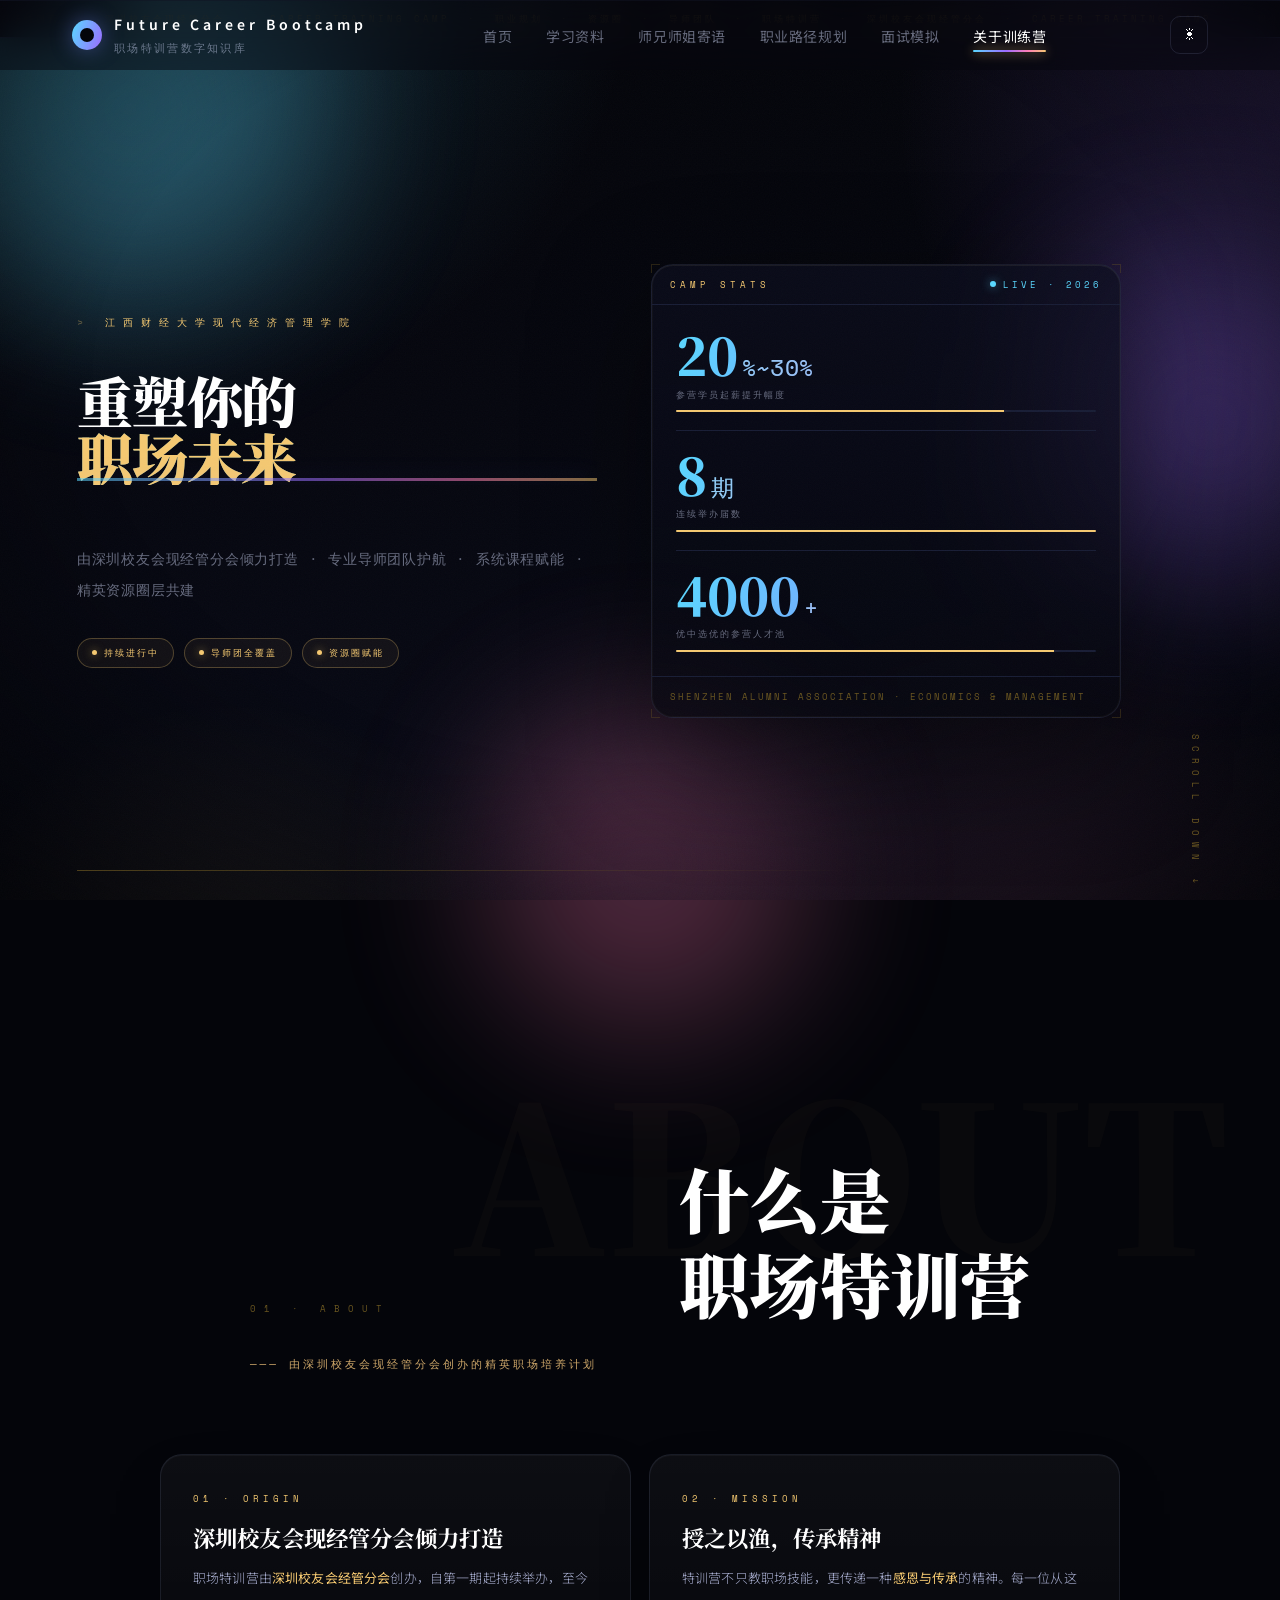
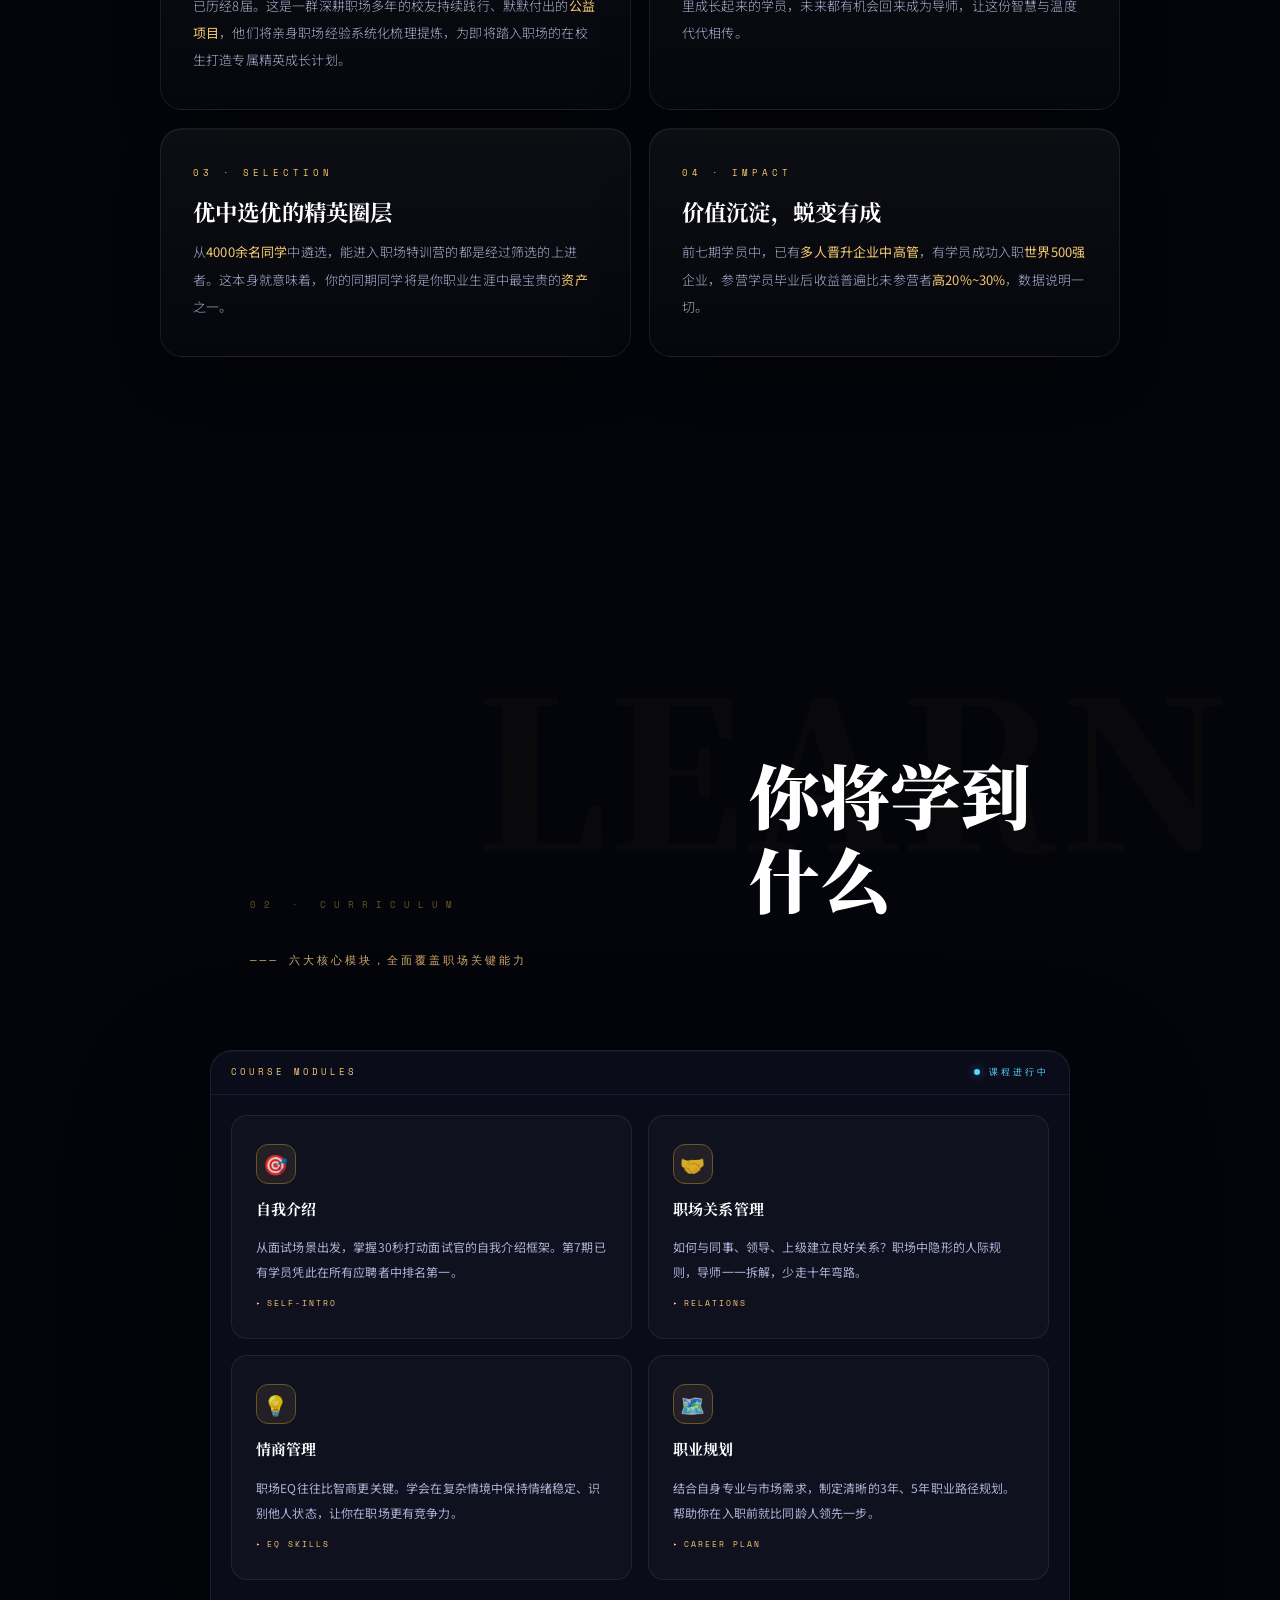
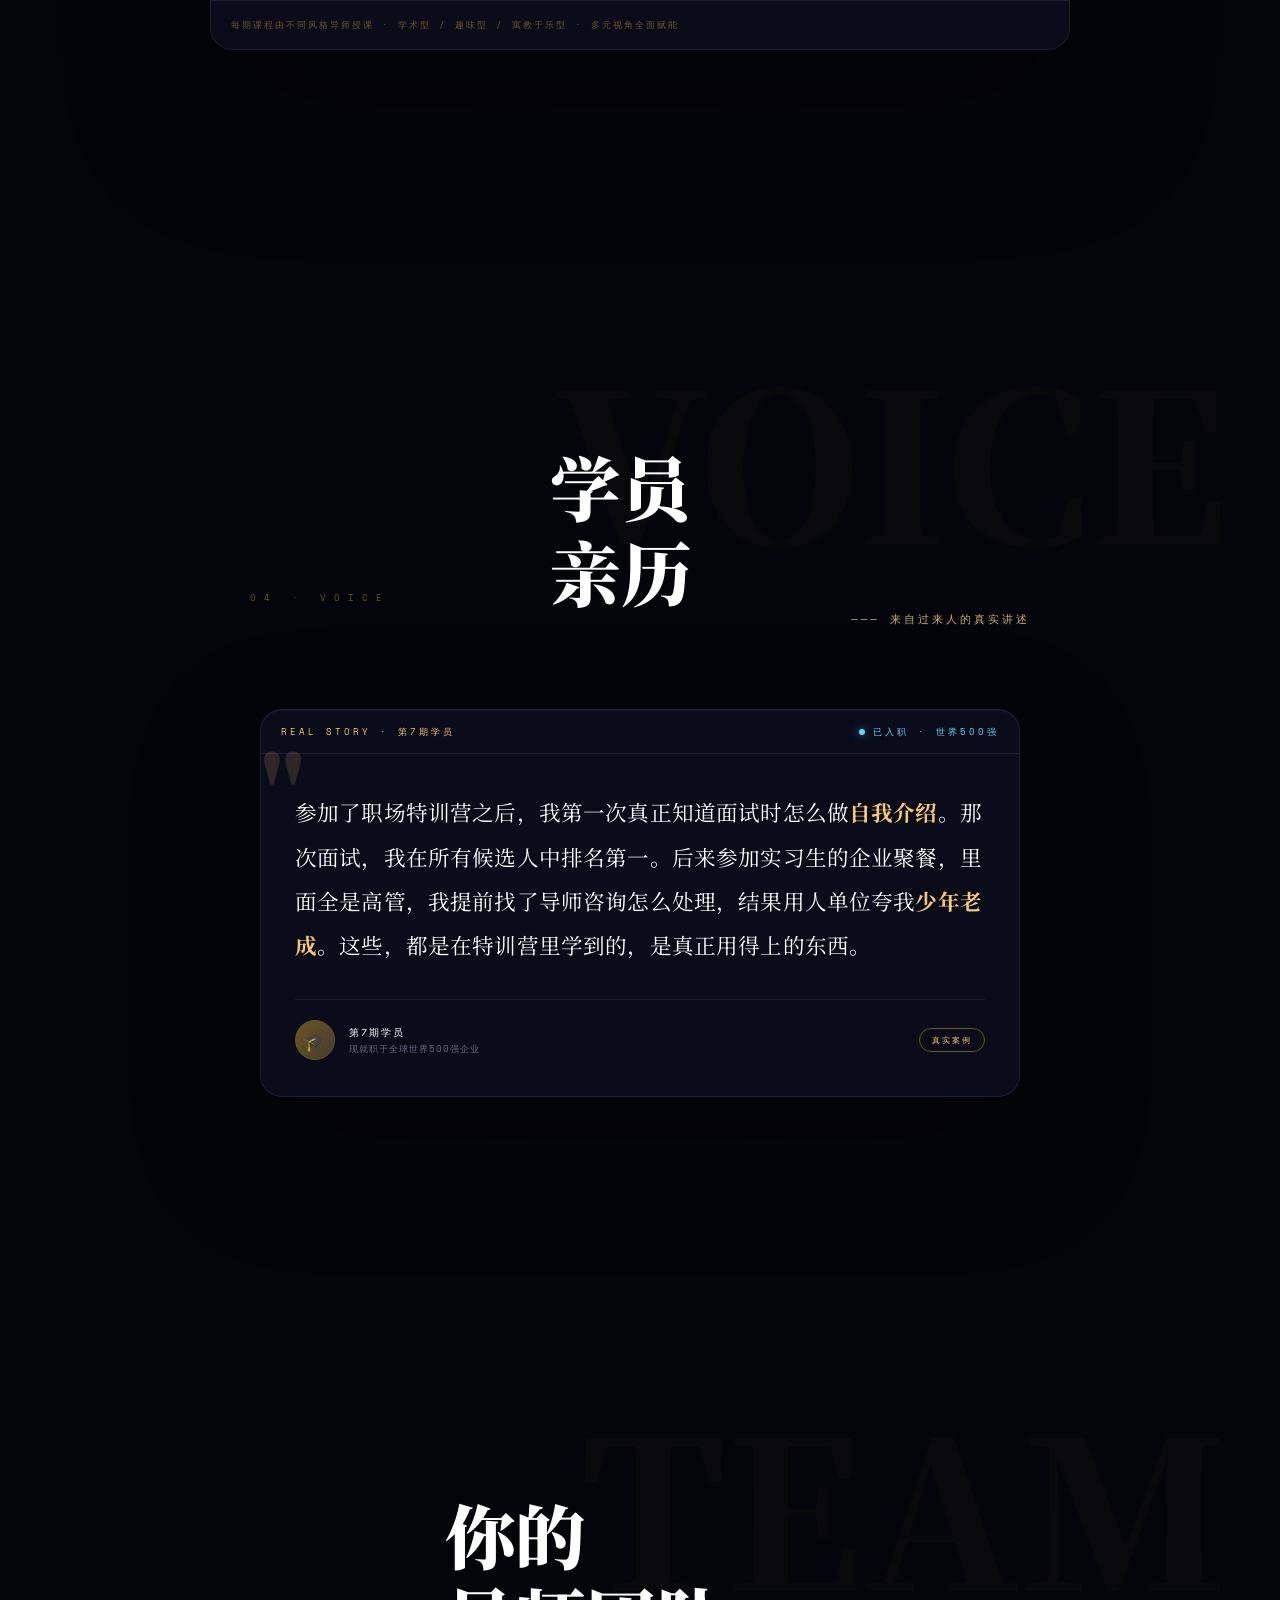
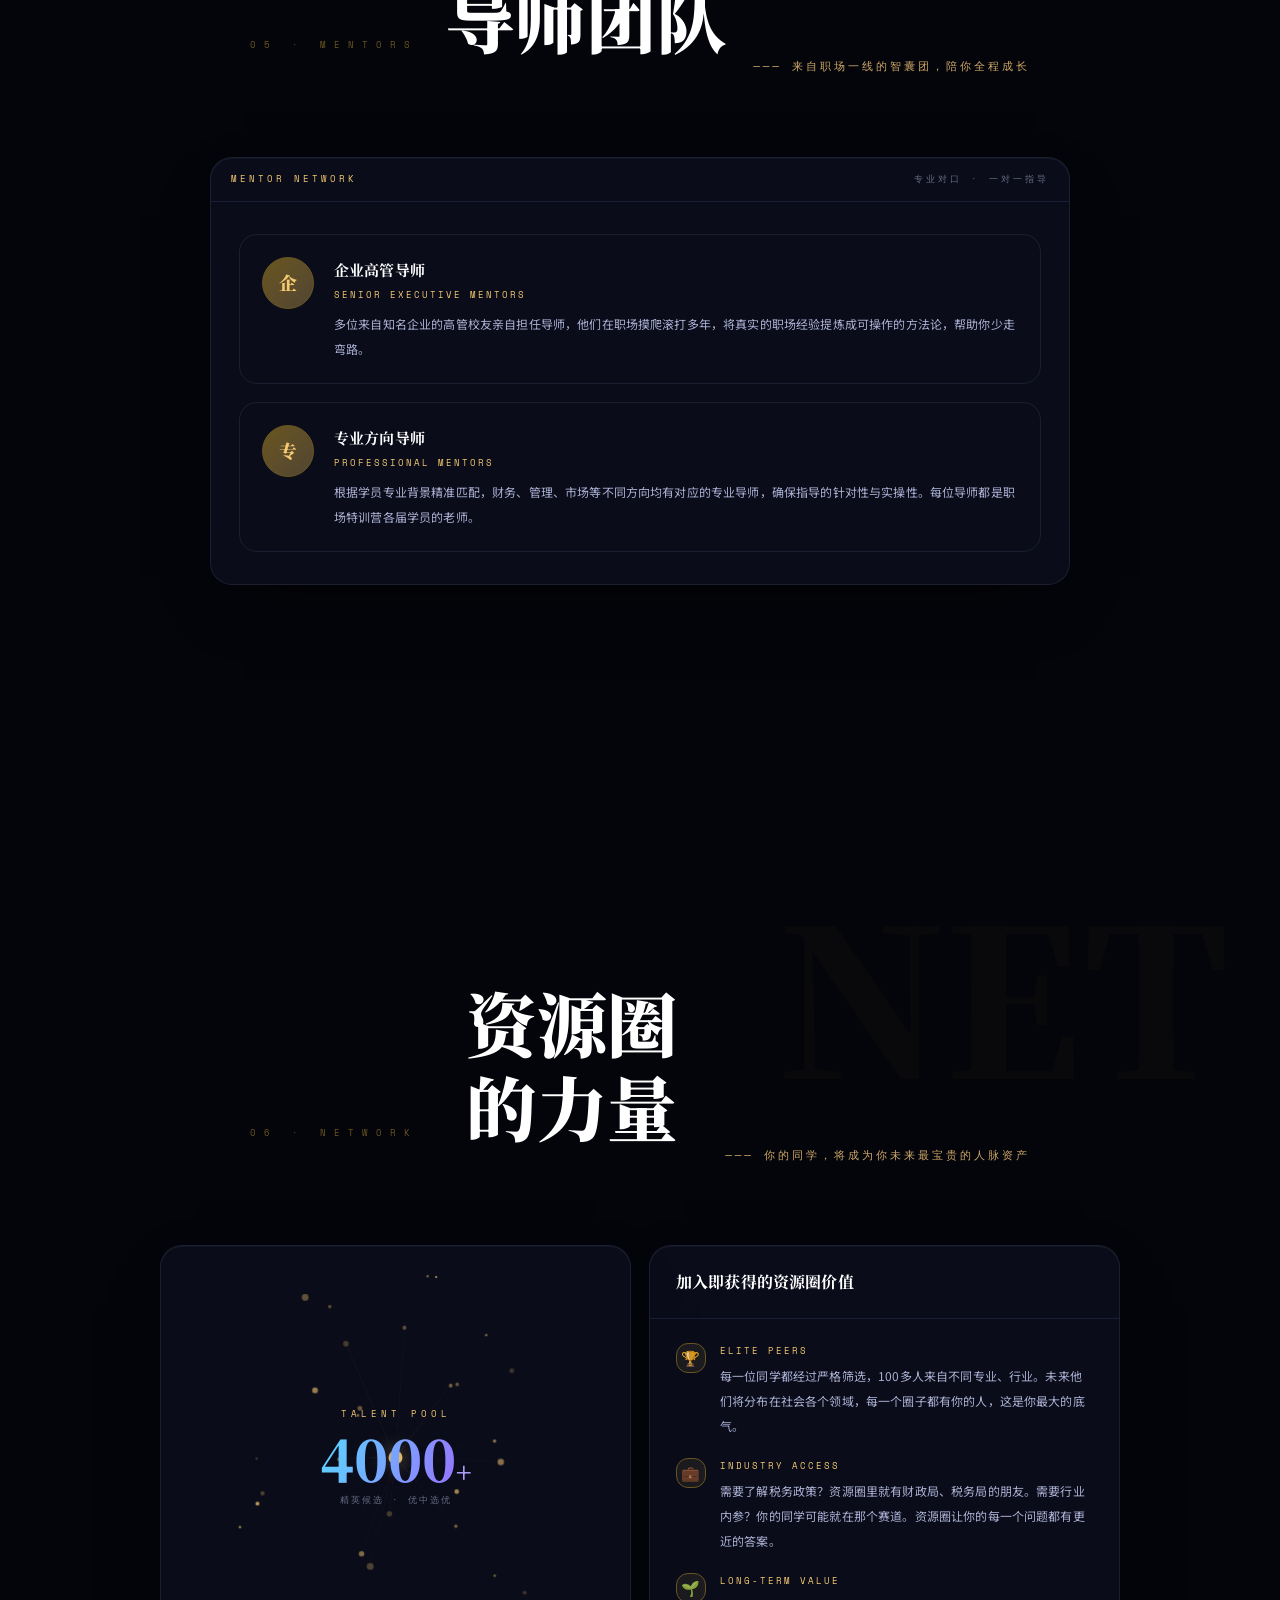
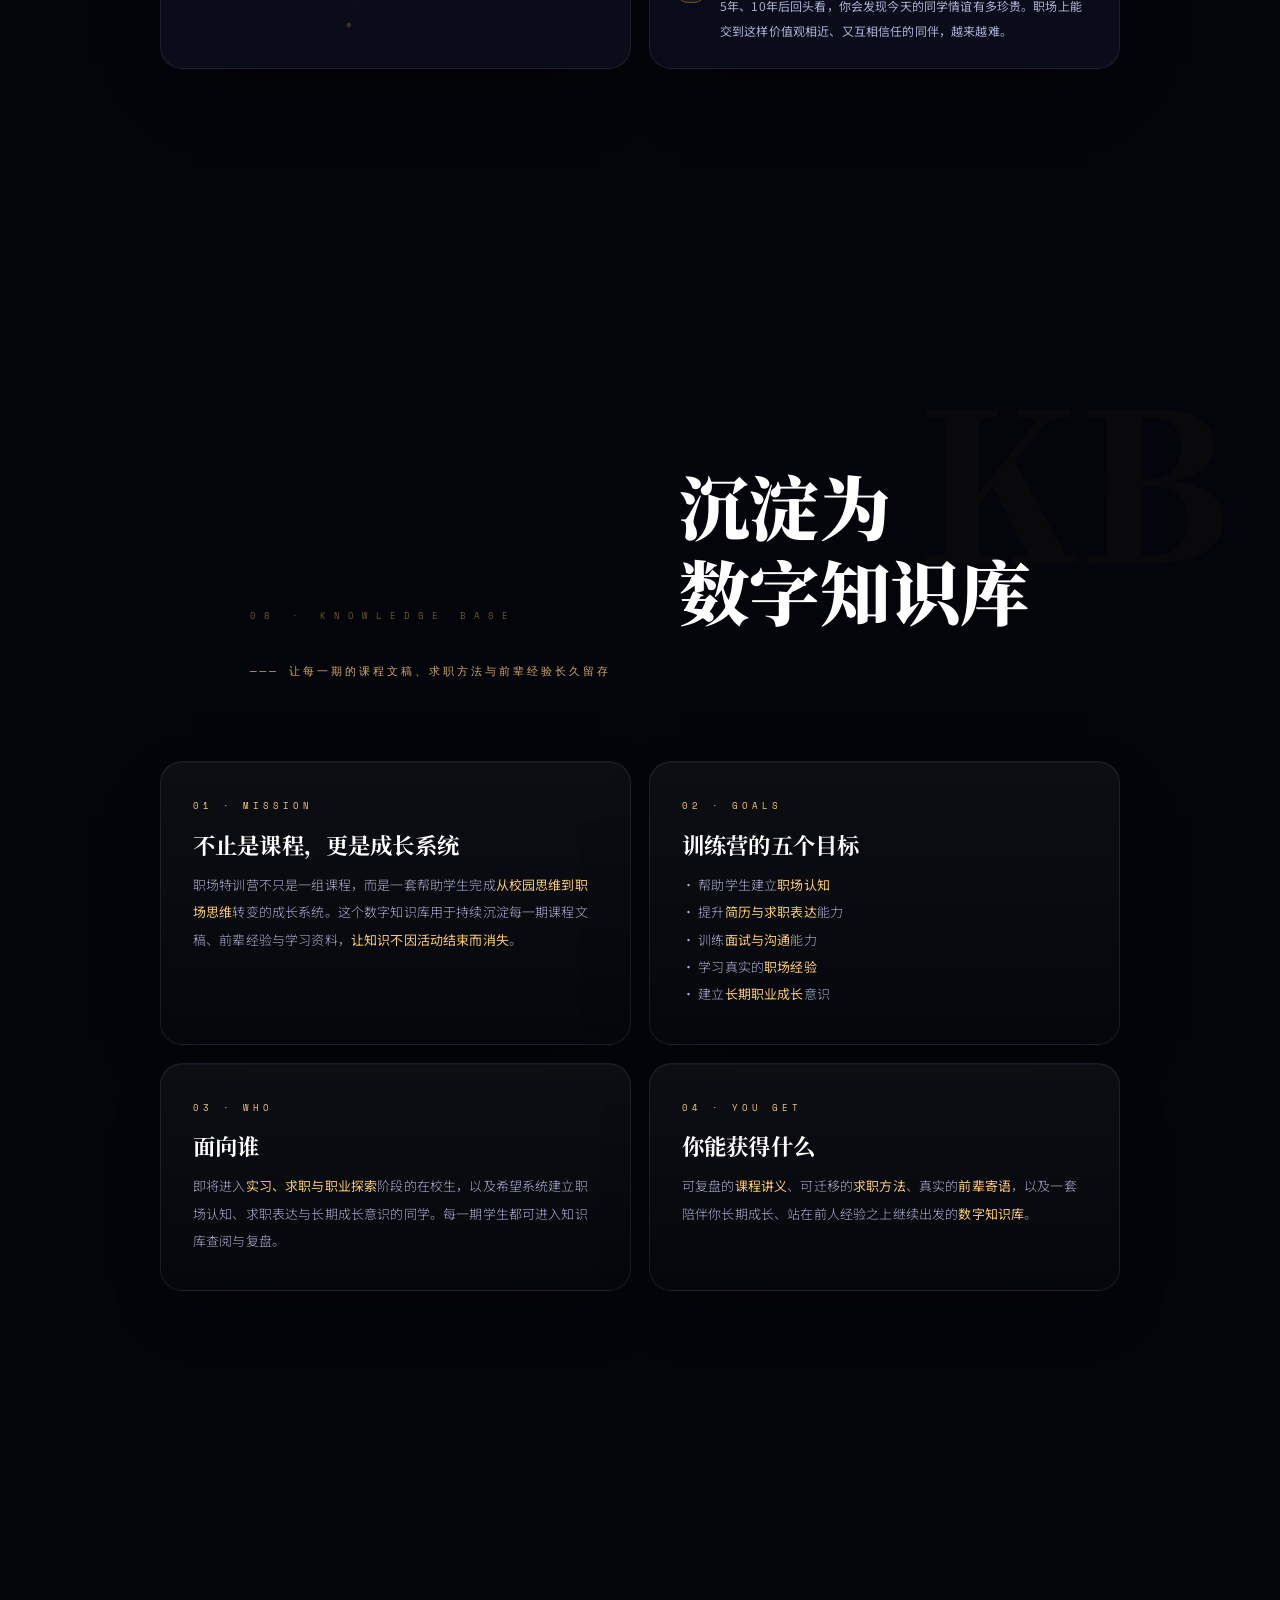
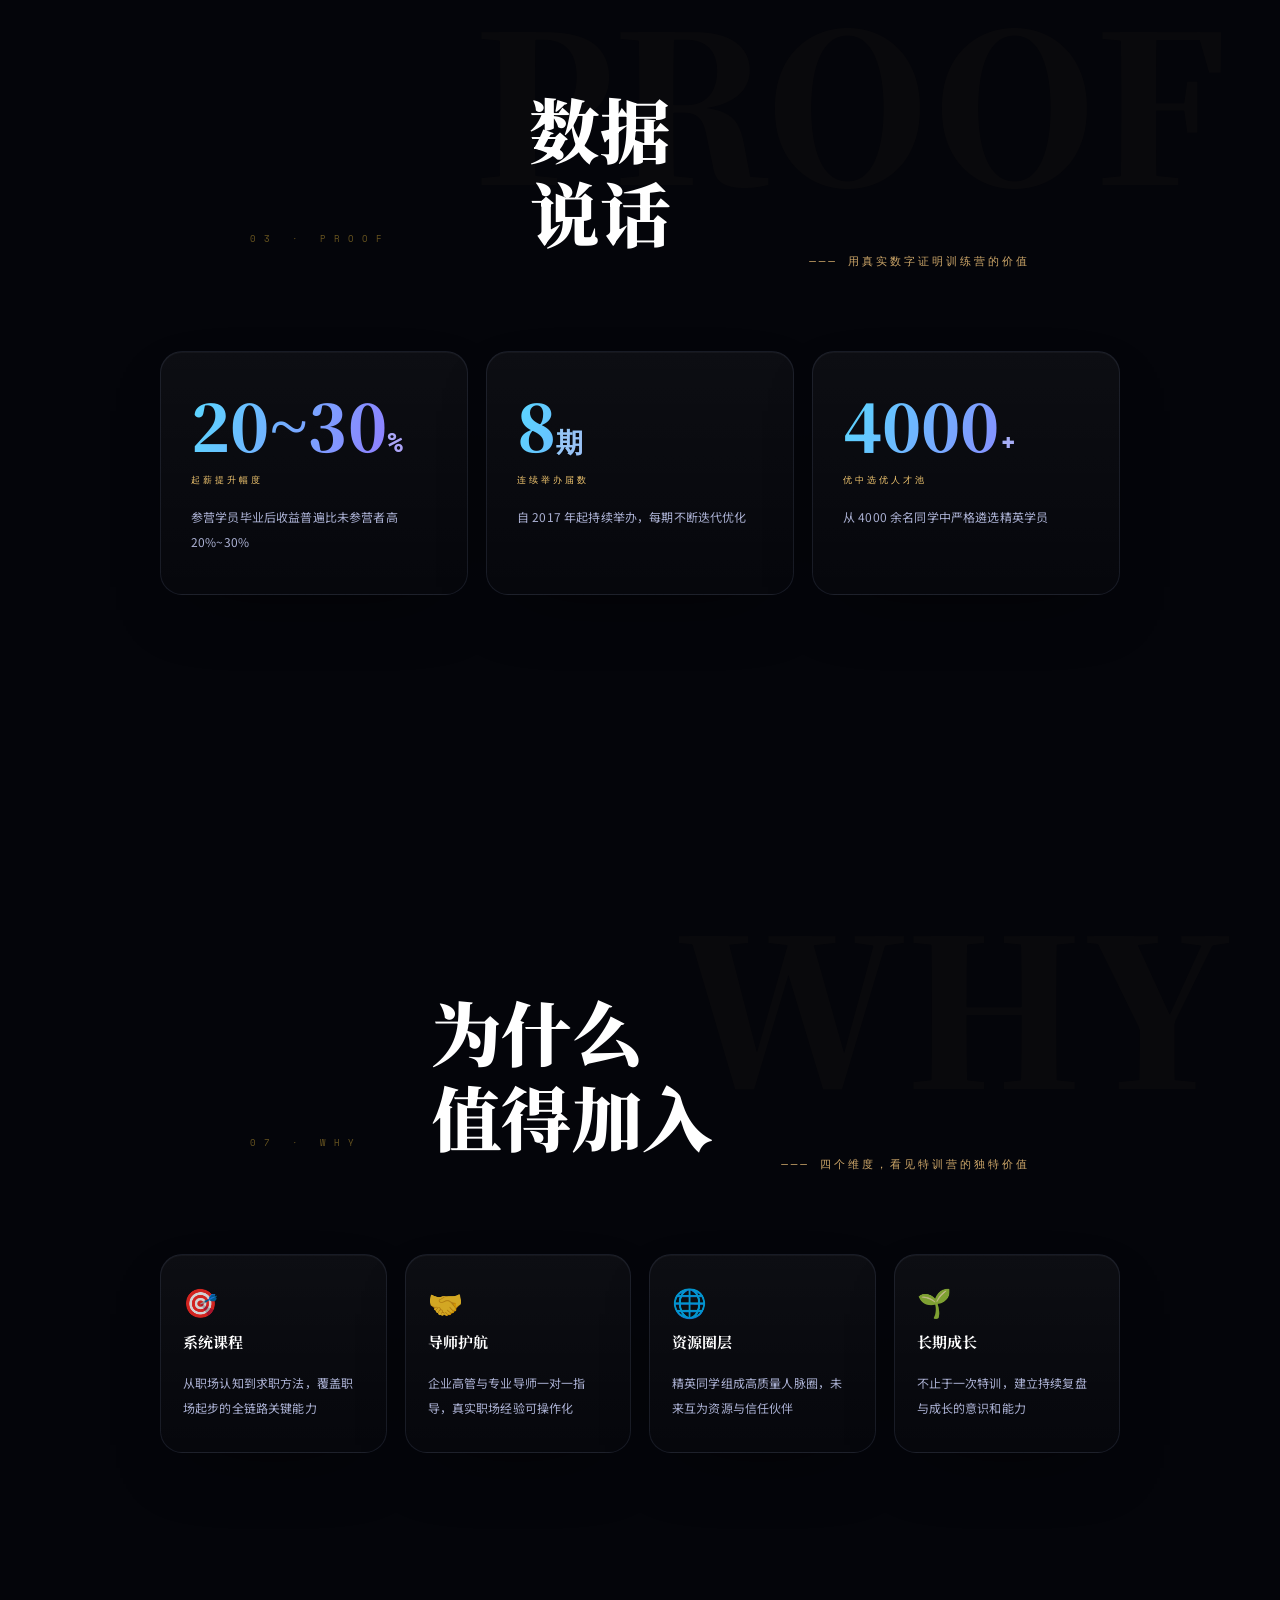
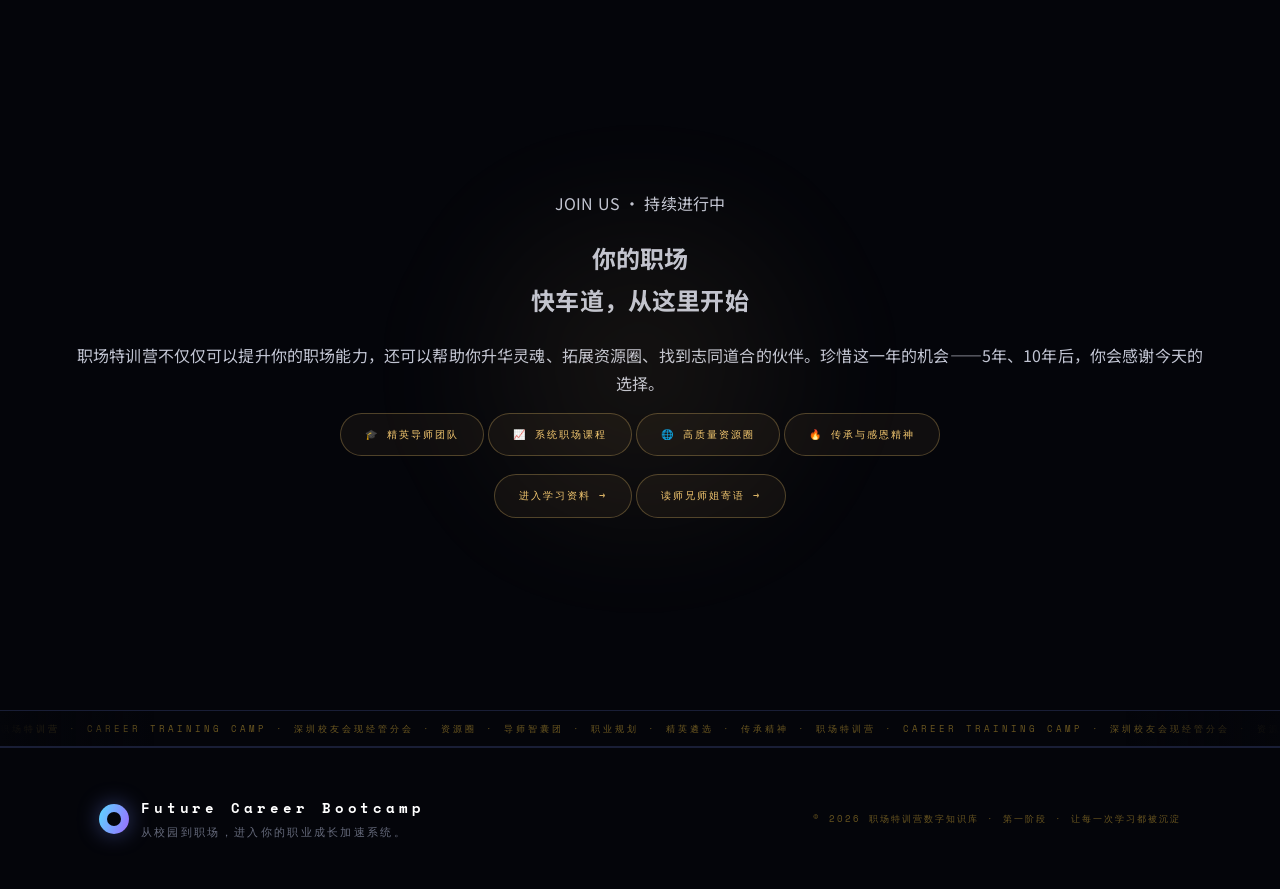
<file: future-career-bootcamp/future-career-bootcamp/about.html>
<!DOCTYPE html>
<html lang="zh-CN">
<head>
<meta charset="UTF-8">
<meta name="viewport" content="width=device-width, initial-scale=1.0">
<title>职场特训营 · 深圳校友会现经管分会</title>
<meta name="theme-color" content="#04050a">
<link rel="stylesheet" href="styles/global.css?v=3" />
<link rel="stylesheet" href="styles/about.css?v=3" />
<script>(function(){var t=localStorage.getItem('fcb-theme')||'dark';document.documentElement.dataset.theme=t;})();</script>
</head>
<body data-page="about">

<!-- Grain overlay -->
<div class="grain"></div>

<!-- Ribbon -->
<div class="ribbon">
  <div class="ribbon-inner">
    职场特训营 &nbsp;·&nbsp; 深圳校友会现经管分会 &nbsp;·&nbsp; CAREER TRAINING CAMP &nbsp;·&nbsp; 职业规划 &nbsp;·&nbsp; 资源圈 &nbsp;·&nbsp; 导师团队 &nbsp;·&nbsp; 职场特训营 &nbsp;·&nbsp; 深圳校友会现经管分会 &nbsp;·&nbsp; CAREER TRAINING CAMP &nbsp;·&nbsp; 职业规划 &nbsp;·&nbsp; 资源圈 &nbsp;·&nbsp; 导师团队 &nbsp;·&nbsp;
  </div>
</div>

<!-- HERO -->
<section class="hero" id="hero">
  <div class="hero-grid">
    <div class="hero-copy">
      <div class="hero-tag">江西财经大学现代经济管理学院</div>
      <h1 class="hero-title">
        <span class="line"><span class="ln">重塑你的</span></span>
        <span class="line"><span class="ln accent">职场未来</span></span>
        <span class="line thin"><span class="ln">CAREER TRAINING CAMP</span></span>
      </h1>
      <p class="hero-sub">
        由深圳校友会现经管分会倾力打造 · 专业导师团队护航 · 系统课程赋能 · 精英资源圈层共建
      </p>
      <div class="hero-badges">
        <span class="badge"><span class="badge-dot"></span>持续进行中</span>
        <span class="badge"><span class="badge-dot"></span>导师团全覆盖</span>
        <span class="badge"><span class="badge-dot"></span>资源圈赋能</span>
      </div>
    </div>
    <div class="stats-panel">
      <div class="sp-corner tl"></div>
      <div class="sp-corner tr"></div>
      <div class="sp-corner bl"></div>
      <div class="sp-corner br"></div>
      <div class="sp-head">
        <span class="sp-title">CAMP STATS</span>
        <span class="sp-live"><span class="sp-dot"></span>LIVE · 2026</span>
      </div>
      <div class="sp-body">
        <div class="stat-item">
          <div class="stat-num">20<span class="unit">%~30%</span></div>
          <div class="stat-label">参营学员起薪提升幅度</div>
          <div class="stat-bar"><i style="--w:78%"></i></div>
        </div>
        <div class="sp-divider"></div>
        <div class="stat-item">
          <div class="stat-num">8<span class="unit">期</span></div>
          <div class="stat-label">连续举办届数</div>
          <div class="stat-bar"><i style="--w:100%"></i></div>
        </div>
        <div class="sp-divider"></div>
        <div class="stat-item">
          <div class="stat-num">4000<span class="unit">+</span></div>
          <div class="stat-label">优中选优的参营人才池</div>
          <div class="stat-bar"><i style="--w:90%"></i></div>
        </div>
      </div>
      <div class="sp-foot">SHENZHEN ALUMNI ASSOCIATION · ECONOMICS & MANAGEMENT</div>
    </div>
  </div>
  <div class="hero-scroll">SCROLL DOWN ↓</div>
</section>

<!-- ABOUT -->
<section class="section about-section" id="about">
  <div class="section-head reveal">
    <div class="sec-id">01 · ABOUT</div>
    <h2 class="sec-title">什么是<br>职场特训营</h2>
    <div class="sec-kicker">由深圳校友会现经管分会创办的精英职场培养计划</div>
  </div>
  <div class="about-grid">
    <div class="about-card reveal">
      <div class="ac-num">01 · ORIGIN</div>
      <div class="ac-title">深圳校友会现经管分会倾力打造</div>
      <div class="ac-body">职场特训营由<strong>深圳校友会经管分会</strong>创办，自第一期起持续举办，至今已历经8届。这是一群深耕职场多年的校友持续践行、默默付出的<strong>公益项目</strong>，他们将亲身职场经验系统化梳理提炼，为即将踏入职场的在校生打造专属精英成长计划。</div>
    </div>
    <div class="about-card reveal">
      <div class="ac-num">02 · MISSION</div>
      <div class="ac-title">授之以渔，传承精神</div>
      <div class="ac-body">特训营不只教职场技能，更传递一种<strong>感恩与传承</strong>的精神。每一位从这里成长起来的学员，未来都有机会回来成为导师，让这份智慧与温度代代相传。</div>
    </div>
    <div class="about-card reveal">
      <div class="ac-num">03 · SELECTION</div>
      <div class="ac-title">优中选优的精英圈层</div>
      <div class="ac-body">从<strong>4000余名同学</strong>中遴选，能进入职场特训营的都是经过筛选的上进者。这本身就意味着，你的同期同学将是你职业生涯中最宝贵的<strong>资产</strong>之一。</div>
    </div>
    <div class="about-card reveal">
      <div class="ac-num">04 · IMPACT</div>
      <div class="ac-title">价值沉淀，蜕变有成</div>
      <div class="ac-body">前七期学员中，已有<strong>多人晋升企业中高管</strong>，有学员成功入职<strong>世界500强</strong>企业，参营学员毕业后收益普遍比未参营者<strong>高20%~30%</strong>，数据说明一切。</div>
    </div>
  </div>
</section>

<!-- CURRICULUM -->
<section class="section curriculum-section" id="curriculum">
  <div class="section-head reveal">
    <div class="sec-id">02 · CURRICULUM</div>
    <h2 class="sec-title">你将学到<br>什么</h2>
    <div class="sec-kicker">六大核心模块，全面覆盖职场关键能力</div>
  </div>
  <div class="curr-shell reveal">
    <div class="curr-status">
      <span style="color:var(--f-gold)">COURSE MODULES</span>
      <span class="curr-online"><span class="curr-dot"></span>课程进行中</span>
    </div>
    <div class="curr-grid">
      <div class="curr-item reveal">
        <div class="curr-icon">🎯</div>
        <div class="curr-item-title">自我介绍</div>
        <div class="curr-item-desc">从面试场景出发，掌握30秒打动面试官的自我介绍框架。第7期已有学员凭此在所有应聘者中排名第一。</div>
        <div class="curr-item-tag">SELF-INTRO</div>
      </div>
      <div class="curr-item reveal">
        <div class="curr-icon">🤝</div>
        <div class="curr-item-title">职场关系管理</div>
        <div class="curr-item-desc">如何与同事、领导、上级建立良好关系？职场中隐形的人际规则，导师一一拆解，少走十年弯路。</div>
        <div class="curr-item-tag">RELATIONS</div>
      </div>
      <div class="curr-item reveal">
        <div class="curr-icon">💡</div>
        <div class="curr-item-title">情商管理</div>
        <div class="curr-item-desc">职场EQ往往比智商更关键。学会在复杂情境中保持情绪稳定、识别他人状态，让你在职场更有竞争力。</div>
        <div class="curr-item-tag">EQ SKILLS</div>
      </div>
      <div class="curr-item reveal">
        <div class="curr-icon">🗺️</div>
        <div class="curr-item-title">职业规划</div>
        <div class="curr-item-desc">结合自身专业与市场需求，制定清晰的3年、5年职业路径规划。帮助你在入职前就比同龄人领先一步。</div>
        <div class="curr-item-tag">CAREER PLAN</div>
      </div>
    </div>
    <div class="curr-footer">每期课程由不同风格导师授课 · 学术型 / 趣味型 / 寓教于乐型 · 多元视角全面赋能</div>
  </div>
</section>

<!-- TESTIMONIAL -->
<section class="section testimonial-section" id="testimonial">
  <div class="section-head reveal">
    <div class="sec-id">04 · VOICE</div>
    <h2 class="sec-title">学员<br>亲历</h2>
    <div class="sec-kicker">来自过来人的真实讲述</div>
  </div>
  <div class="test-shell reveal">
    <div class="test-status">
      <span style="color:var(--f-gold)">REAL STORY · 第7期学员</span>
      <span style="color:var(--f-cyan);display:inline-flex;align-items:center;gap:8px"><span style="width:6px;height:6px;border-radius:50%;background:var(--f-cyan);box-shadow:0 0 10px rgba(90,216,255,.55);display:inline-block;animation:onlinePulse 1.8s ease-in-out infinite"></span>已入职 · 世界500强</span>
    </div>
    <div class="test-body">
      <div class="test-quote">
        参加了职场特训营之后，我第一次真正知道面试时怎么做<strong>自我介绍</strong>。那次面试，我在所有候选人中排名第一。后来参加实习生的企业聚餐，里面全是高管，我提前找了导师咨询怎么处理，结果用人单位夸我<strong>少年老成</strong>。这些，都是在特训营里学到的，是真正用得上的东西。
      </div>
      <div class="test-source">
        <div class="test-avatar">🎓</div>
        <div>
          <div class="test-name">第7期学员</div>
          <div class="test-role">现就职于全球世界500强企业</div>
        </div>
        <div class="test-tag">真实案例</div>
      </div>
    </div>
  </div>
</section>

<!-- MENTORS -->
<section class="section mentor-section" id="mentors">
  <div class="section-head reveal">
    <div class="sec-id">05 · MENTORS</div>
    <h2 class="sec-title">你的<br>导师团队</h2>
    <div class="sec-kicker">来自职场一线的智囊团，陪你全程成长</div>
  </div>
  <div class="mentor-shell reveal">
    <div class="mentor-status">
      <span style="color:var(--f-gold)">MENTOR NETWORK</span>
      <span style="color:var(--t-3)">专业对口 · 一对一指导</span>
    </div>
    <div class="mentor-body">
      <div class="mentor-row reveal">
        <div class="mentor-avatar">企</div>
        <div class="mentor-info">
          <div class="mentor-name">企业高管导师</div>
          <div class="mentor-title">SENIOR EXECUTIVE MENTORS</div>
          <div class="mentor-desc">多位来自知名企业的高管校友亲自担任导师，他们在职场摸爬滚打多年，将真实的职场经验提炼成可操作的方法论，帮助你少走弯路。</div>
        </div>
      </div>
      <div class="mentor-row reveal">
        <div class="mentor-avatar">专</div>
        <div class="mentor-info">
          <div class="mentor-name">专业方向导师</div>
          <div class="mentor-title">PROFESSIONAL MENTORS</div>
          <div class="mentor-desc">根据学员专业背景精准匹配，财务、管理、市场等不同方向均有对应的专业导师，确保指导的针对性与实操性。每位导师都是职场特训营各届学员的老师。</div>
        </div>
      </div>
    </div>
  </div>
</section>

<!-- NETWORK -->
<section class="section network-section" id="network">
  <div class="section-head reveal">
    <div class="sec-id">06 · NETWORK</div>
    <h2 class="sec-title">资源圈<br>的力量</h2>
    <div class="sec-kicker">你的同学，将成为你未来最宝贵的人脉资产</div>
  </div>
  <div class="network-layout">
    <div class="network-viz reveal">
      <canvas class="network-canvas" id="netCanvas"></canvas>
      <div class="network-core">
        <div class="nc-label">TALENT POOL</div>
        <div class="nc-num">4000<span style="font-size:.45em;color:var(--t-3)">+</span></div>
        <div class="nc-sub">精英候选 · 优中选优</div>
      </div>
    </div>
    <div class="network-info reveal">
      <div class="ni-head">加入即获得的资源圈价值</div>
      <div class="ni-body">
        <div class="ni-item">
          <div class="ni-icon">🏆</div>
          <div class="ni-text">
            <div class="ni-title">ELITE PEERS</div>
            <div class="ni-desc">每一位同学都经过严格筛选，100多人来自不同专业、行业。未来他们将分布在社会各个领域，每一个圈子都有你的人，这是你最大的底气。</div>
          </div>
        </div>
        <div class="ni-item">
          <div class="ni-icon">💼</div>
          <div class="ni-text">
            <div class="ni-title">INDUSTRY ACCESS</div>
            <div class="ni-desc">需要了解税务政策？资源圈里就有财政局、税务局的朋友。需要行业内参？你的同学可能就在那个赛道。资源圈让你的每一个问题都有更近的答案。</div>
          </div>
        </div>
        <div class="ni-item">
          <div class="ni-icon">🌱</div>
          <div class="ni-text">
            <div class="ni-title">LONG-TERM VALUE</div>
            <div class="ni-desc">5年、10年后回头看，你会发现今天的同学情谊有多珍贵。职场上能交到这样价值观相近、又互相信任的同伴，越来越难。</div>
          </div>
        </div>
      </div>
    </div>
  </div>
</section>

<!-- KNOWLEDGE BASE -->
<section class="section archive-section" id="knowledge">
  <div class="section-head reveal">
    <div class="sec-id">08 · KNOWLEDGE BASE</div>
    <h2 class="sec-title">沉淀为<br>数字知识库</h2>
    <div class="sec-kicker">让每一期的课程文稿、求职方法与前辈经验长久留存</div>
  </div>
  <div class="about-grid">
    <div class="about-card reveal">
      <div class="ac-num">01 · MISSION</div>
      <div class="ac-title">不止是课程，更是成长系统</div>
      <div class="ac-body">职场特训营不只是一组课程，而是一套帮助学生完成<strong>从校园思维到职场思维</strong>转变的成长系统。这个数字知识库用于持续沉淀每一期课程文稿、前辈经验与学习资料，<strong>让知识不因活动结束而消失</strong>。</div>
    </div>
    <div class="about-card reveal">
      <div class="ac-num">02 · GOALS</div>
      <div class="ac-title">训练营的五个目标</div>
      <div class="ac-body">
        · 帮助学生建立<strong>职场认知</strong><br>
        · 提升<strong>简历与求职表达</strong>能力<br>
        · 训练<strong>面试与沟通</strong>能力<br>
        · 学习真实的<strong>职场经验</strong><br>
        · 建立<strong>长期职业成长</strong>意识
      </div>
    </div>
    <div class="about-card reveal">
      <div class="ac-num">03 · WHO</div>
      <div class="ac-title">面向谁</div>
      <div class="ac-body">即将进入<strong>实习、求职与职业探索</strong>阶段的在校生，以及希望系统建立职场认知、求职表达与长期成长意识的同学。每一期学生都可进入知识库查阅与复盘。</div>
    </div>
    <div class="about-card reveal">
      <div class="ac-num">04 · YOU GET</div>
      <div class="ac-title">你能获得什么</div>
      <div class="ac-body">可复盘的<strong>课程讲义</strong>、可迁移的<strong>求职方法</strong>、真实的<strong>前辈寄语</strong>，以及一套陪伴你长期成长、站在前人经验之上继续出发的<strong>数字知识库</strong>。</div>
    </div>
  </div>
</section>

<!-- RESULTS -->
<section class="section results-section" id="results">
  <div class="section-head reveal">
    <div class="sec-id">03 · PROOF</div>
    <h2 class="sec-title">数据<br>说话</h2>
    <div class="sec-kicker">用真实数字证明训练营的价值</div>
  </div>
  <div class="results-grid">
    <div class="result-card reveal">
      <div class="result-big">20~30<span class="unit">%</span></div>
      <div class="result-label">起薪提升幅度</div>
      <div class="result-desc">参营学员毕业后收益普遍比未参营者高 20%~30%</div>
    </div>
    <div class="result-card reveal">
      <div class="result-big">8<span class="unit">期</span></div>
      <div class="result-label">连续举办届数</div>
      <div class="result-desc">自 2017 年起持续举办，每期不断迭代优化</div>
    </div>
    <div class="result-card reveal">
      <div class="result-big">4000<span class="unit">+</span></div>
      <div class="result-label">优中选优人才池</div>
      <div class="result-desc">从 4000 余名同学中严格遴选精英学员</div>
    </div>
  </div>
</section>

<!-- VALUES -->
<section class="section values-section" id="values">
  <div class="section-head reveal">
    <div class="sec-id">07 · WHY</div>
    <h2 class="sec-title">为什么<br>值得加入</h2>
    <div class="sec-kicker">四个维度，看见特训营的独特价值</div>
  </div>
  <div class="values-grid">
    <div class="value-card reveal">
      <div class="vc-icon">🎯</div>
      <div class="vc-title">系统课程</div>
      <div class="vc-desc">从职场认知到求职方法，覆盖职场起步的全链路关键能力</div>
    </div>
    <div class="value-card reveal">
      <div class="vc-icon">🤝</div>
      <div class="vc-title">导师护航</div>
      <div class="vc-desc">企业高管与专业导师一对一指导，真实职场经验可操作化</div>
    </div>
    <div class="value-card reveal">
      <div class="vc-icon">🌐</div>
      <div class="vc-title">资源圈层</div>
      <div class="vc-desc">精英同学组成高质量人脉圈，未来互为资源与信任伙伴</div>
    </div>
    <div class="value-card reveal">
      <div class="vc-icon">🌱</div>
      <div class="vc-title">长期成长</div>
      <div class="vc-desc">不止于一次特训，建立持续复盘与成长的意识和能力</div>
    </div>
  </div>
</section>

<!-- CTA -->
<section class="cta-section" id="cta">
  <div class="cta-glow"></div>
  <div class="cta-tag reveal">JOIN US · 持续进行中</div>
  <h2 class="cta-title reveal">你的职场<br><span>快车道</span>，从这里开始</h2>
  <p class="cta-sub reveal">职场特训营不仅仅可以提升你的职场能力，还可以帮助你升华灵魂、拓展资源圈、找到志同道合的伙伴。珍惜这一年的机会——5年、10年后，你会感谢今天的选择。</p>
  <div class="cta-badges reveal">
    <div class="cta-badge">🎓 精英导师团队</div>
    <div class="cta-badge">📈 系统职场课程</div>
    <div class="cta-badge">🌐 高质量资源圈</div>
    <div class="cta-badge">🔥 传承与感恩精神</div>
  </div>
  <div class="cta-badges reveal" style="margin-top:18px">
    <a class="cta-badge" href="learn.html" style="cursor:pointer">进入学习资料 →</a>
    <a class="cta-badge" href="messages.html" style="cursor:pointer">读师兄师姐寄语 →</a>
  </div>
</section>

<!-- Ribbon 2 -->
<div class="ribbon">
  <div class="ribbon-inner">
    职场特训营 · CAREER TRAINING CAMP · 深圳校友会现经管分会 · 资源圈 · 导师智囊团 · 职业规划 · 精英遴选 · 传承精神 · 职场特训营 · CAREER TRAINING CAMP · 深圳校友会现经管分会 · 资源圈 · 导师智囊团 · 职业规划 · 精英遴选 · 传承精神 ·
  </div>
</div>

<script src="scripts/data.js?v=3"></script>
<script src="scripts/data-loader.js?v=3"></script>
<script src="scripts/app.js?v=3"></script>
<script src="scripts/about.js?v=3"></script>
</body>
</html>
</file>
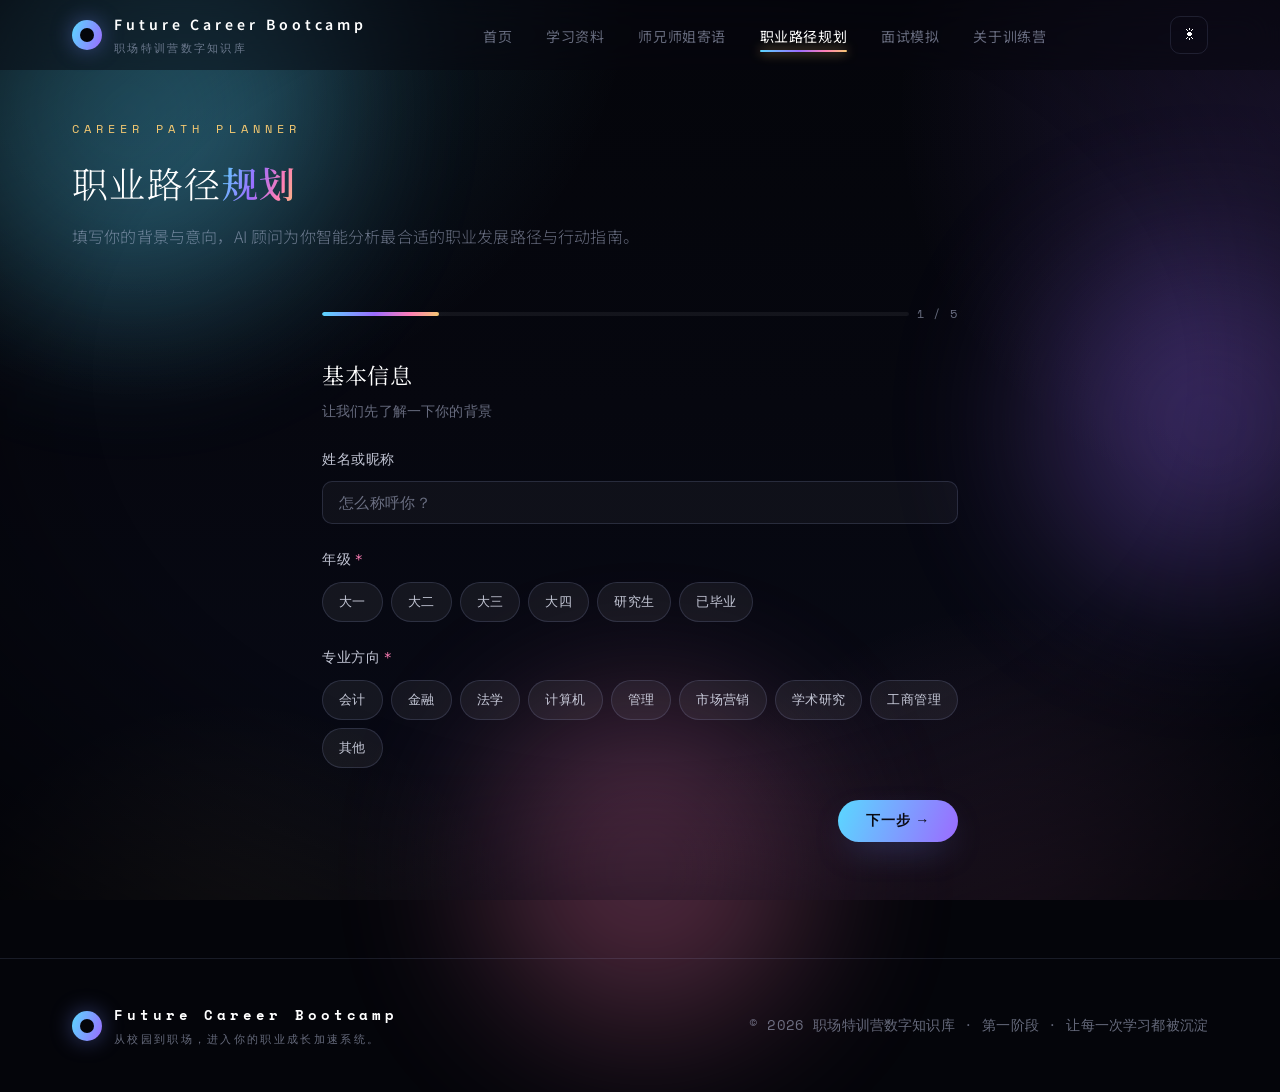
<file: future-career-bootcamp/future-career-bootcamp/career-path.html>
<!DOCTYPE html>
<html lang="zh-CN">
<head>
  <meta charset="UTF-8" />
  <meta name="viewport" content="width=device-width, initial-scale=1.0" />
  <title>职业路径规划 · Future Career Bootcamp</title>
  <meta name="description" content="AI 驱动的职业发展路径规划，基于你的背景和意向，智能生成个性化发展建议。" />
  <!-- Bootcamp 全局样式 -->
  <link rel="stylesheet" href="styles/global.css?v=3" />
  <!-- Career Path 样式 -->
  <link rel="stylesheet" href="career-path/css/variables.css">
  <link rel="stylesheet" href="career-path/css/base.css">
  <link rel="stylesheet" href="career-path/css/components/form.css">
  <link rel="stylesheet" href="career-path/css/pages/form.css">
  <link rel="stylesheet" href="career-path/css/pages/result.css">
  <style>
    .career-hero {
      position: relative;
      padding-top: calc(var(--nav-h) + 48px);
      padding-bottom: 24px;
    }
    .career-hero .container { position: relative; z-index: 1; }
    #career-app { position: relative; z-index: 1; padding-bottom: 40px; }
    #career-app .page { display: none; min-height: auto; }
    #career-app .page.active { display: block; animation: careerFadeIn 0.4s ease-out; }
    @keyframes careerFadeIn {
      from { opacity: 0; transform: translateY(12px); }
      to { opacity: 1; transform: translateY(0); }
    }
    @keyframes cpShake {
      0%, 100% { transform: translateX(0); }
      25% { transform: translateX(-6px); }
      75% { transform: translateX(6px); }
    }
  </style>
  <script>(function(){if(!localStorage.getItem('fcb-theme-v2')){localStorage.removeItem('fcb-theme');localStorage.setItem('fcb-theme-v2','1');}var t=localStorage.getItem('fcb-theme')||'dark';document.documentElement.dataset.theme=t;})();</script>
</head>
<body data-page="careerpath">

  <!-- Hero 标题区 -->
  <header class="career-hero">
    <div class="container">
      <div class="reveal">
        <div class="eyebrow">Career Path Planner</div>
        <h1 class="section-title" style="margin-bottom:8px">职业路径<b>规划</b></h1>
        <p class="section-sub">填写你的背景与意向，AI 顾问为你智能分析最合适的职业发展路径与行动指南。</p>
      </div>
    </div>
  </header>

  <!-- Career Path 容器 -->
  <main class="container" id="career-app">
    <div class="page" id="page-form"></div>
    <div class="page" id="page-result"></div>
  </main>

  <!-- Bootcamp 全局脚本 -->
  <script src="scripts/data.js?v=3"></script>
  <script src="scripts/data-loader.js?v=3"></script>
  <script src="scripts/app.js?v=3"></script>
  <!-- Career Path 入口 -->
  <script type="module" src="career-path/js/app.js"></script>
</body>
</html>
</file>
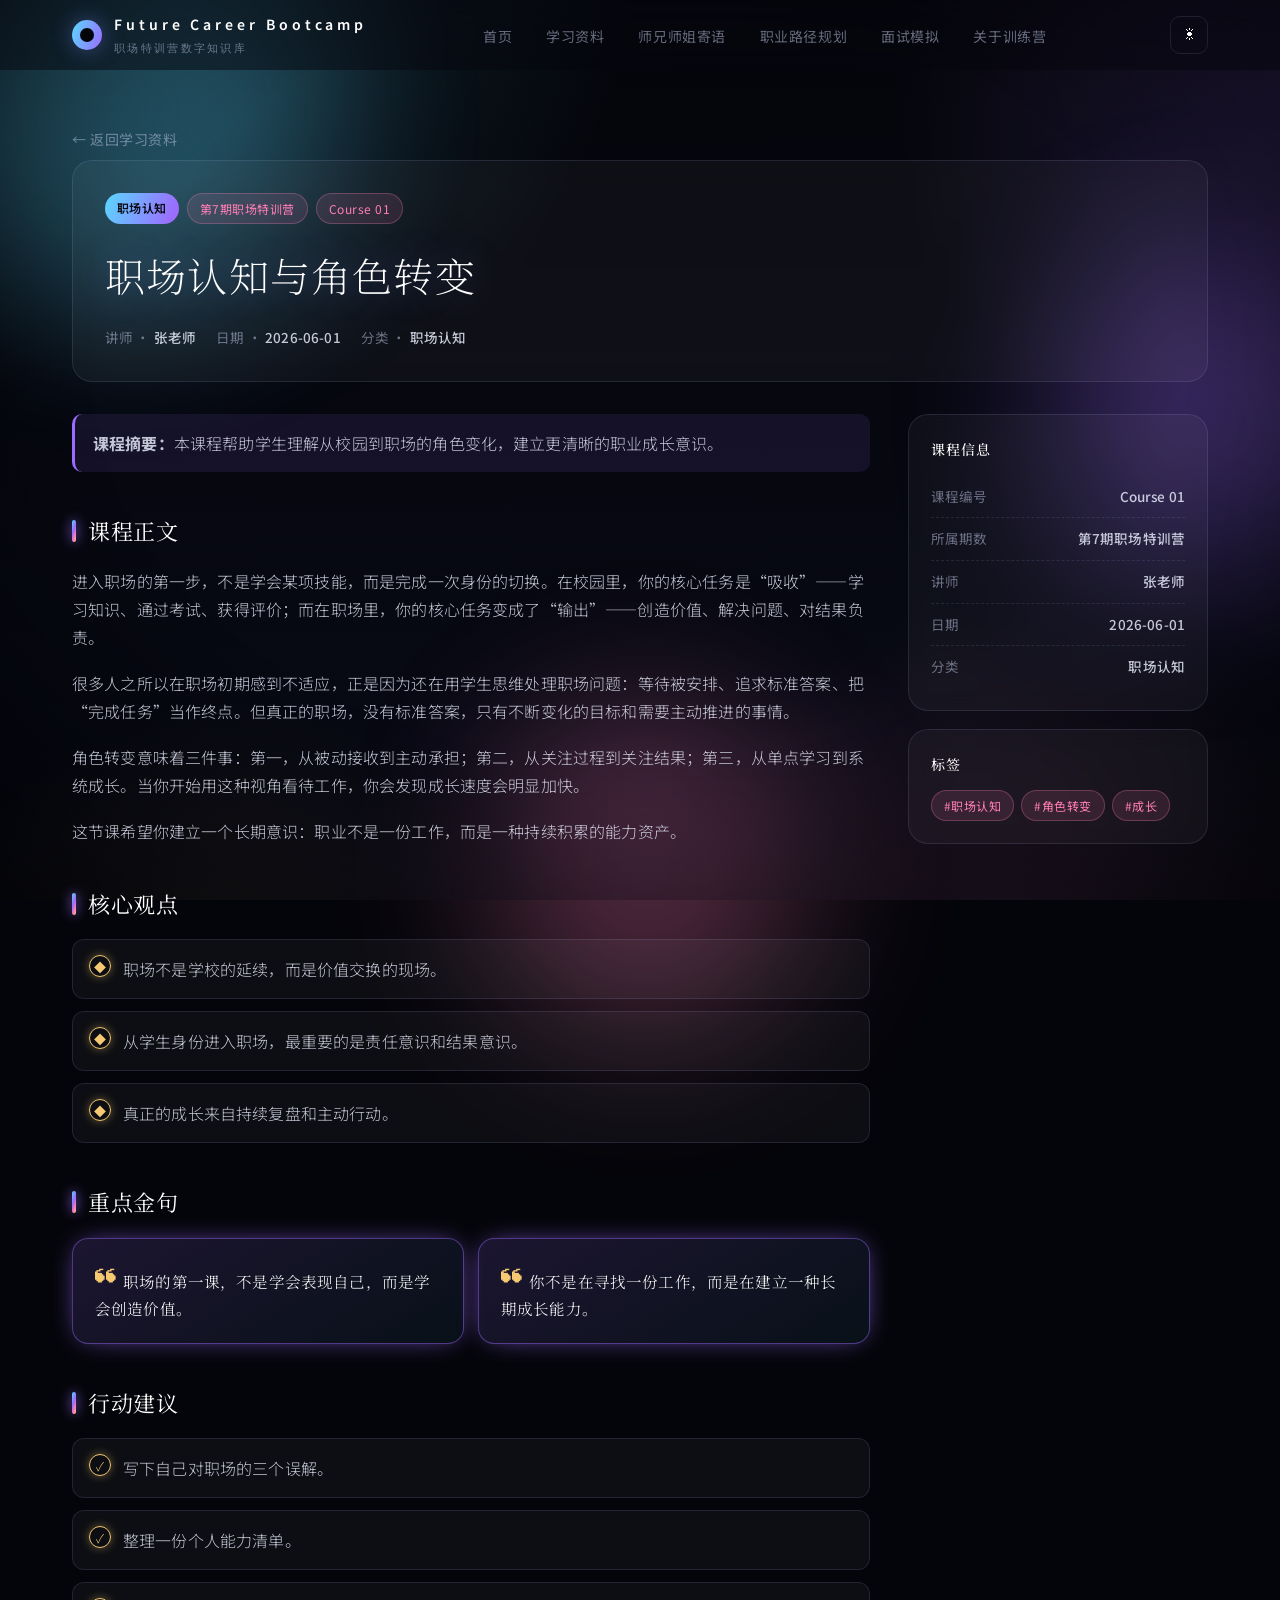
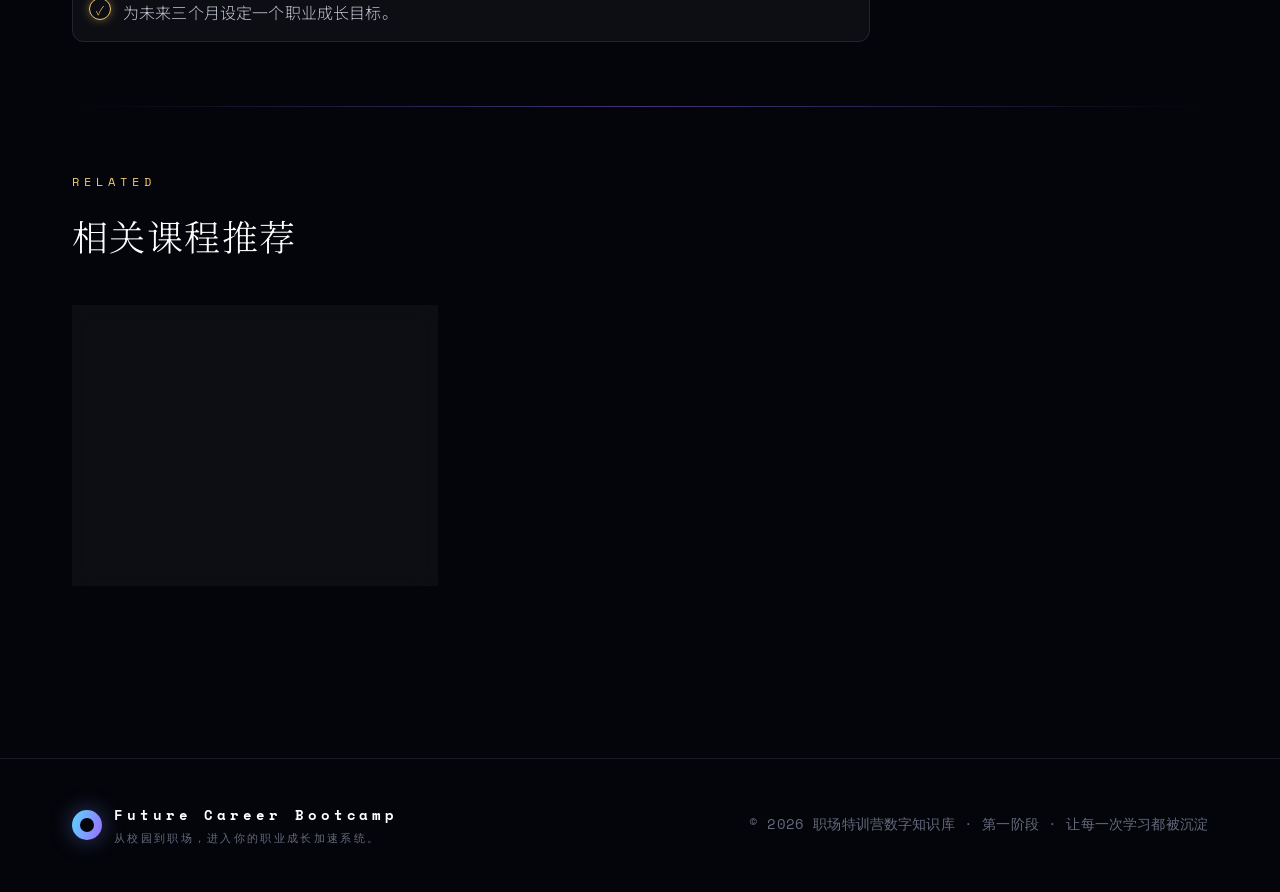
<file: future-career-bootcamp/future-career-bootcamp/course-detail.html>
<!DOCTYPE html>
<html lang="zh-CN">
<head>
  <meta charset="UTF-8" />
  <meta name="viewport" content="width=device-width, initial-scale=1.0" />
  <title>课程详情 · Future Career Bootcamp</title>
  <link rel="stylesheet" href="styles/global.css?v=3" />
  <script>(function(){var t=localStorage.getItem('fcb-theme')||'dark';document.documentElement.dataset.theme=t;})();</script>
</head>
<body data-page="detail">
  <main class="container page" id="detail"></main>

  <script src="scripts/data.js?v=3"></script>
  <script src="scripts/data-loader.js?v=3"></script>
  <script src="scripts/app.js?v=3"></script>
</body>
</html>
</file>
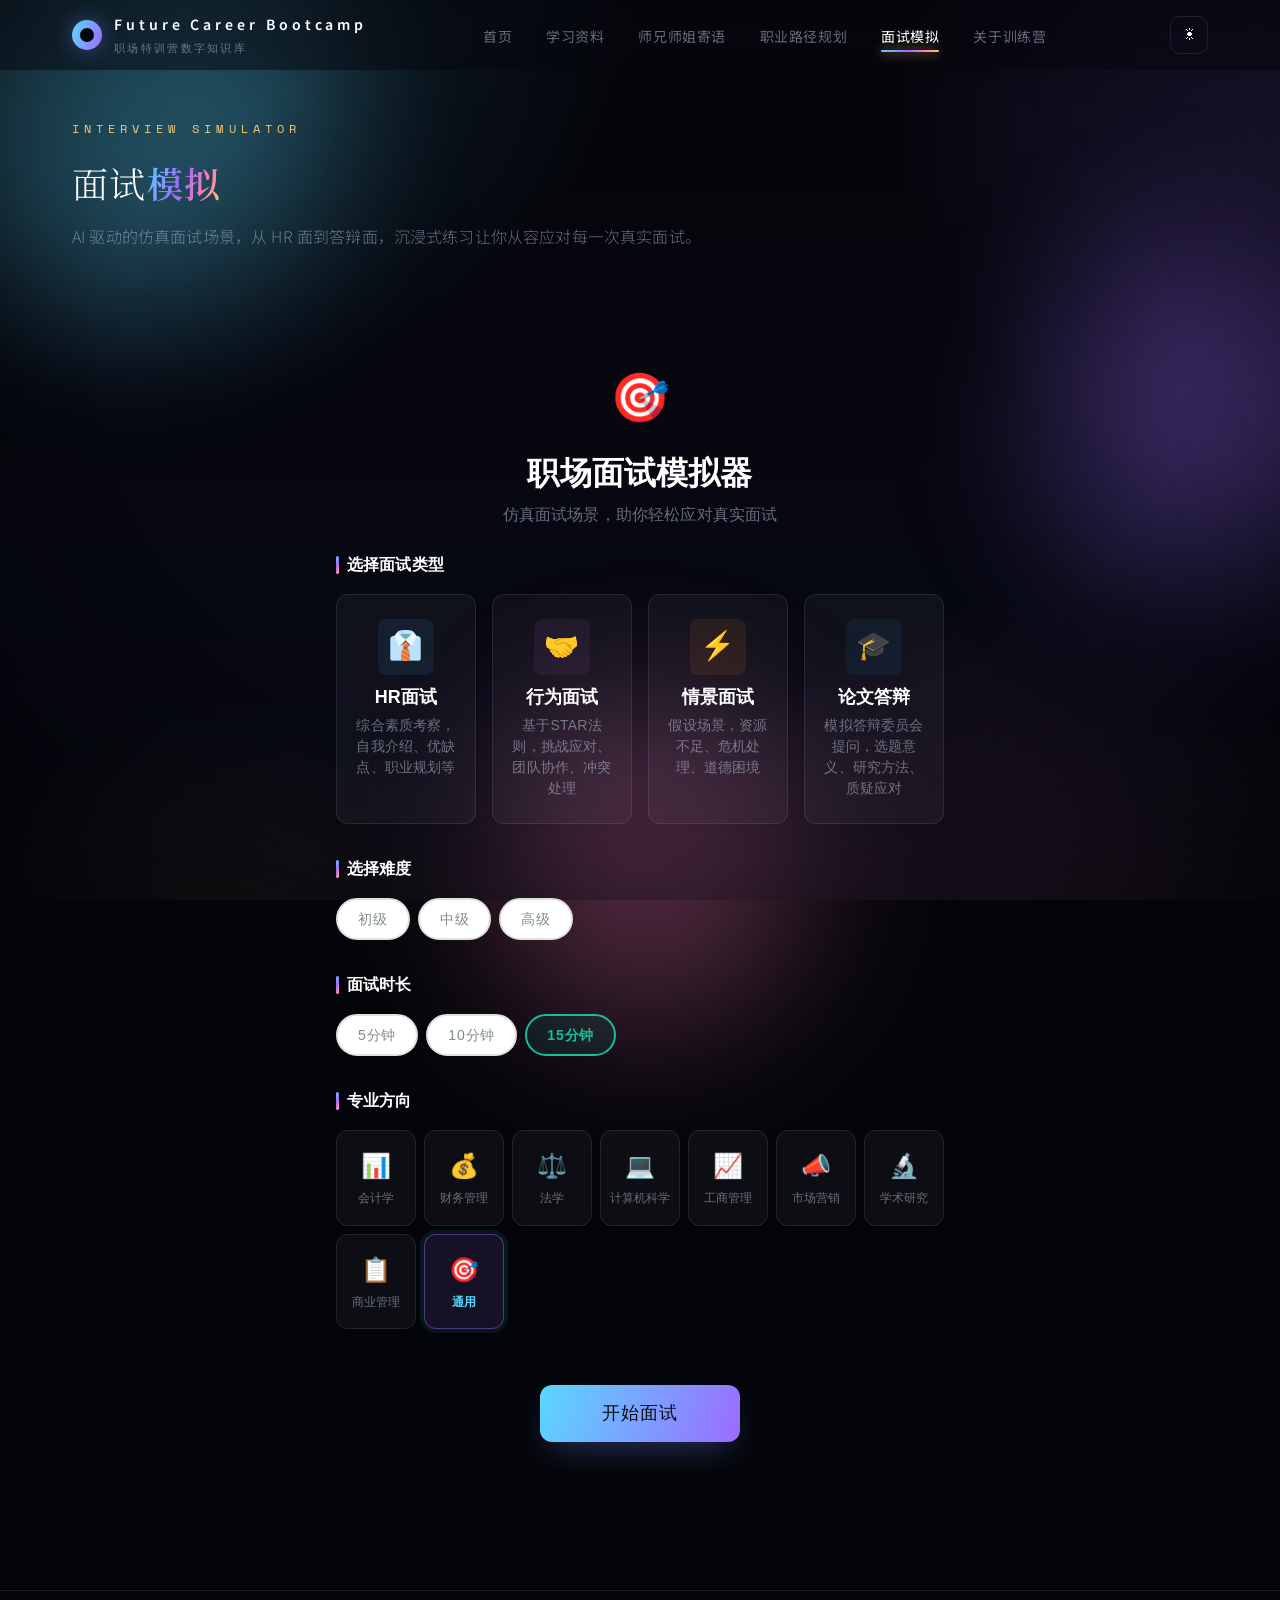
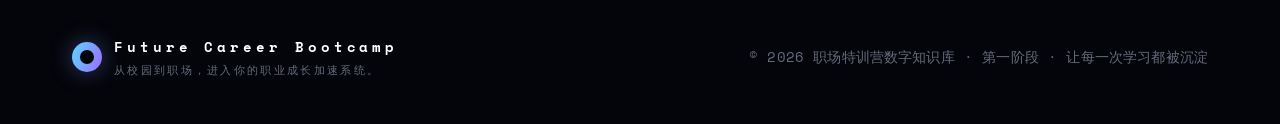
<file: future-career-bootcamp/future-career-bootcamp/interview.html>
<!DOCTYPE html>
<html lang="zh-CN">
<head>
  <meta charset="UTF-8" />
  <meta name="viewport" content="width=device-width, initial-scale=1.0" />
  <title>面试模拟 · Future Career Bootcamp</title>
  <meta name="description" content="AI 驱动的职场面试模拟器，仿真面试场景，助你从容应对真实面试。" />
  <!-- Bootcamp 全局样式 -->
  <link rel="stylesheet" href="styles/global.css?v=3" />
  <!-- Interview Simulator 样式（作用域隔离） -->
  <link rel="stylesheet" href="interview/css/variables.css">
  <link rel="stylesheet" href="interview/css/base.css">
  <link rel="stylesheet" href="interview/css/animations.css">
  <link rel="stylesheet" href="interview/css/components/button.css">
  <link rel="stylesheet" href="interview/css/components/card.css">
  <link rel="stylesheet" href="interview/css/components/modal.css">
  <link rel="stylesheet" href="interview/css/components/avatar.css">
  <link rel="stylesheet" href="interview/css/components/chat.css">
  <link rel="stylesheet" href="interview/css/components/timer.css">
  <link rel="stylesheet" href="interview/css/components/progress.css">
  <link rel="stylesheet" href="interview/css/components/rating.css">
  <link rel="stylesheet" href="interview/css/components/radar-chart.css">
  <link rel="stylesheet" href="interview/css/pages/welcome.css">
  <link rel="stylesheet" href="interview/css/pages/interview.css">
  <link rel="stylesheet" href="interview/css/pages/report.css">
  <!-- 页面专属样式 -->
  <style>
    /* 面试模拟器页面覆盖样式 */
    .interview-hero {
      position: relative;
      padding-top: calc(var(--nav-h) + 48px);
      padding-bottom: 32px;
      transition: opacity 0.3s ease, max-height 0.3s ease;
    }

    /* 面试/报告页面激活时隐藏 hero */
    .interview-hero.hidden {
      opacity: 0;
      max-height: 0;
      padding: 0;
      overflow: hidden;
      pointer-events: none;
    }

    .interview-hero .container {
      position: relative;
      z-index: 1;
    }

    /* interview-simulator 容器 */
    #interview-app {
      position: relative;
      z-index: 1;
    }

    /* 确保 interview-simulator 的 page 容器不被 bootcamp 的 .page 样式影响 */
    #interview-app .page {
      display: none;
      min-height: auto;
    }
    #interview-app .page.active {
      display: block;
      animation: fadeIn 0.4s ease-out;
    }

    /* Loading screen 样式 */
    .app-loading {
      position: fixed;
      inset: 0;
      display: flex;
      flex-direction: column;
      align-items: center;
      justify-content: center;
      z-index: 9999;
      transition: opacity 0.5s ease;
    }
    .app-loading.fade-out {
      opacity: 0;
      pointer-events: none;
    }
    .app-loading-icon {
      font-size: 48px;
      margin-bottom: 16px;
      animation: pulse 1.5s infinite;
    }
    .app-loading-text {
      font-size: 18px;
    }

    /* 让 bootcamp 的 footer 不覆盖面试模拟器 */
    .interview-wrap {
      position: relative;
      z-index: 1;
      min-height: calc(100vh - var(--nav-h));
    }

    /* 面试场景全屏模式 - 覆盖 interview.css 中的高度计算 */
    #interview-app .interview-page {
      height: calc(100vh - var(--nav-h, 70px));
      height: calc(100dvh - var(--nav-h, 70px));
    }

    /* 面试场景激活时，footer 也隐藏 */
    body.interview-active .footer {
      display: none;
    }

    /* 面试场景激活时，导航栏也隐藏 */
    body.interview-active .nav {
      display: none;
    }

    /* 面试场景激活时，interview-page 使用全屏 */
    body.interview-active #interview-app .interview-page {
      height: 100vh;
      height: 100dvh;
    }

    /* 面试场景激活时，cosmos 背景也隐藏（避免性能问题） */
    body.interview-active #cosmos,
    body.interview-active .vignette,
    body.interview-active .orb {
      display: none;
    }
  </style>
  <!-- 主题初始化（与 bootcamp 其他页面一致） -->
  <script>(function(){if(!localStorage.getItem('fcb-theme-v2')){localStorage.removeItem('fcb-theme');localStorage.setItem('fcb-theme-v2','1');}var t=localStorage.getItem('fcb-theme')||'dark';document.documentElement.dataset.theme=t;})();</script>
</head>
<body data-page="interview">

  <!-- Hero 标题区（bootcamp 风格） -->
  <header class="interview-hero">
    <div class="container">
      <div class="reveal">
        <div class="eyebrow">Interview Simulator</div>
        <h1 class="section-title" style="margin-bottom:8px">面试<b>模拟</b></h1>
        <p class="section-sub">AI 驱动的仿真面试场景，从 HR 面到答辩面，沉浸式练习让你从容应对每一次真实面试。</p>
      </div>
    </div>
  </header>

  <!-- Interview Simulator 容器 -->
  <main class="interview-wrap container" id="interview-app">
    <!-- Loading screen -->
    <div class="app-loading" id="app-loading">
      <div class="app-loading-icon">🎯</div>
      <div class="app-loading-text">面试模拟器加载中...</div>
    </div>
    <!-- Page containers -->
    <div class="page" id="page-welcome"></div>
    <div class="page" id="page-interview"></div>
    <div class="page" id="page-report"></div>
  </main>

  <!-- Bootcamp 全局脚本 -->
  <script src="scripts/data.js?v=3"></script>
  <script src="scripts/data-loader.js?v=3"></script>
  <script src="scripts/app.js?v=3"></script>
  <!-- Interview Simulator 入口（ES Module） -->
  <script type="module" src="interview/js/app.js"></script>
  <script>
    // 面试场景切换时控制 UI 元素
    window.addEventListener('hashchange', function() {
      var hash = window.location.hash.slice(1) || 'welcome';
      var hero = document.querySelector('.interview-hero');
      var footer = document.querySelector('.footer');

      if (hash === 'interview') {
        // 面试场景：隐藏 hero、footer、cosmos 背景
        if (hero) hero.classList.add('hidden');
        document.body.classList.add('interview-active');
      } else {
        // 欢迎/报告页：显示 hero、footer、cosmos 背景
        if (hero) hero.classList.remove('hidden');
        document.body.classList.remove('interview-active');
      }
    });

    // Hide loading screen once app is ready
    window.addEventListener('load', () => {
      setTimeout(() => {
        const loading = document.getElementById('app-loading');
        if (loading) {
          loading.classList.add('fade-out');
          setTimeout(() => loading.remove(), 500);
        }
      }, 300);
    });
  </script>
</body>
</html>
</file>
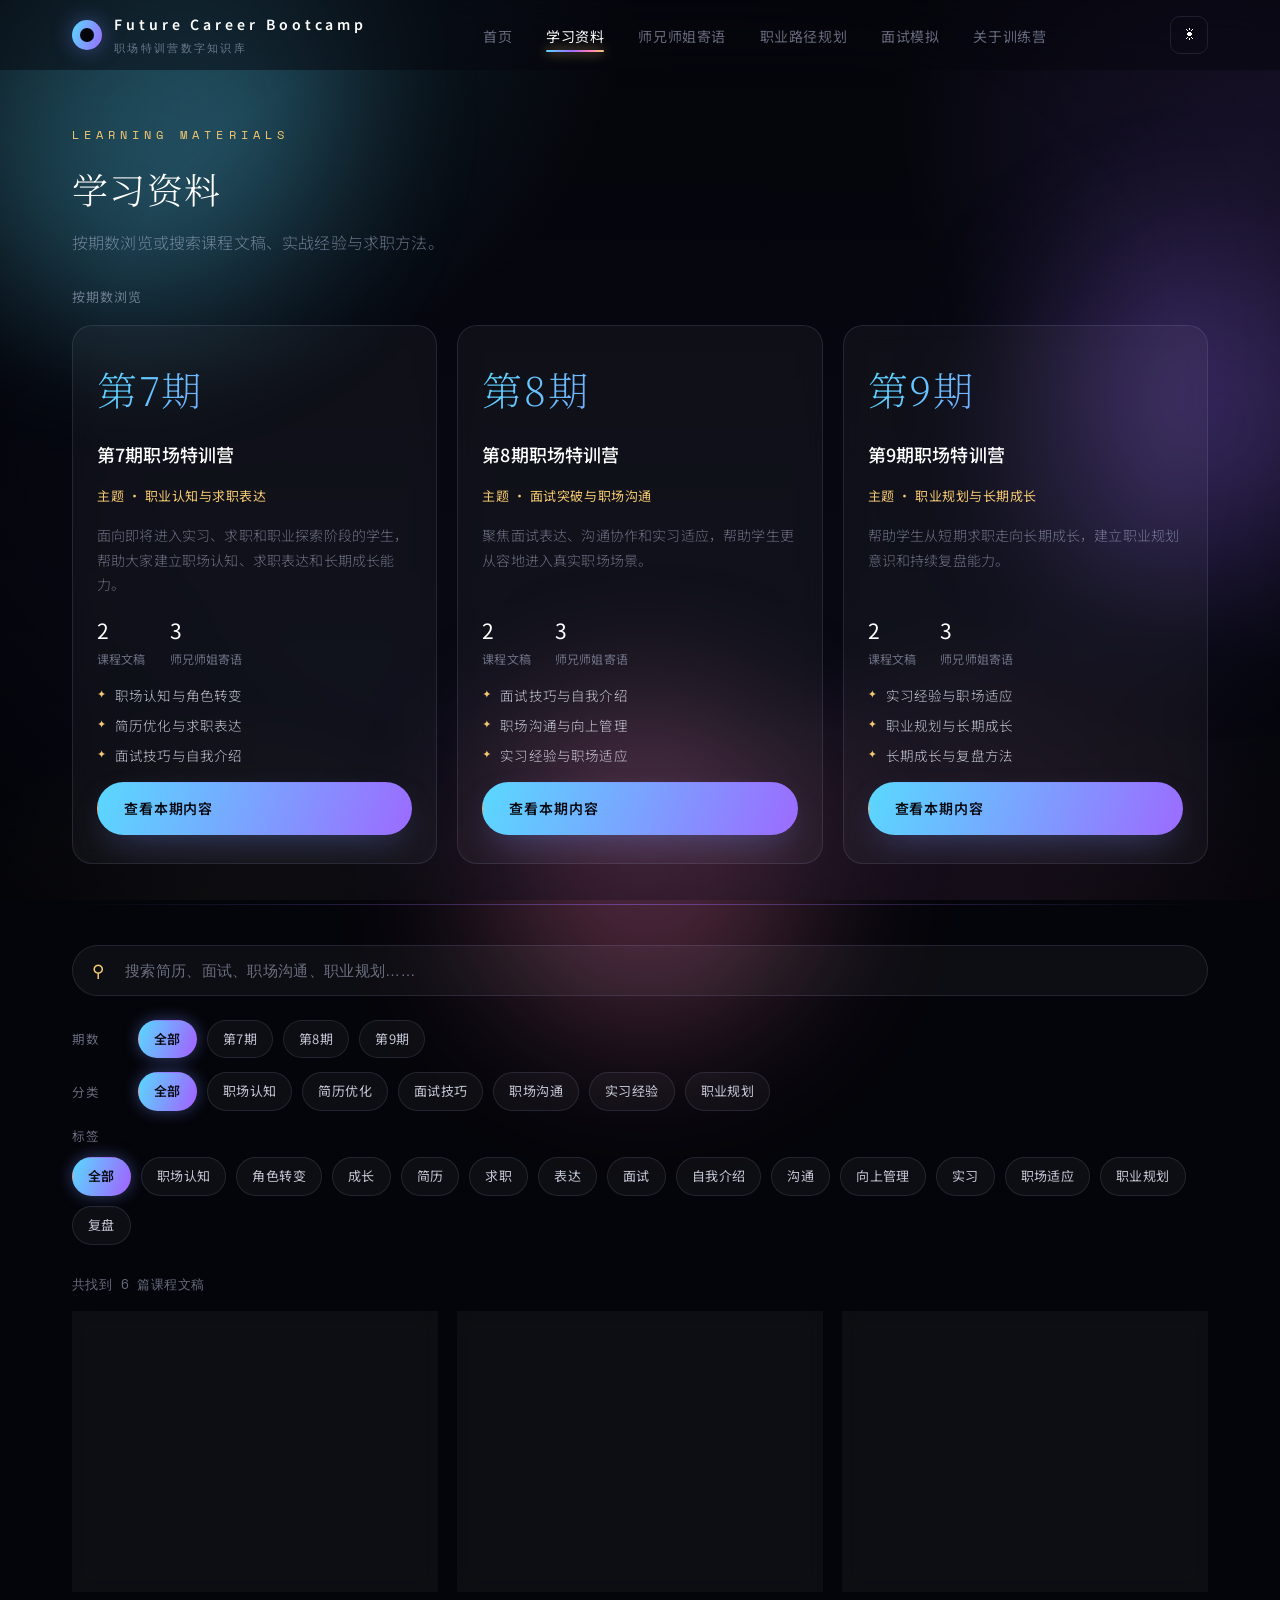
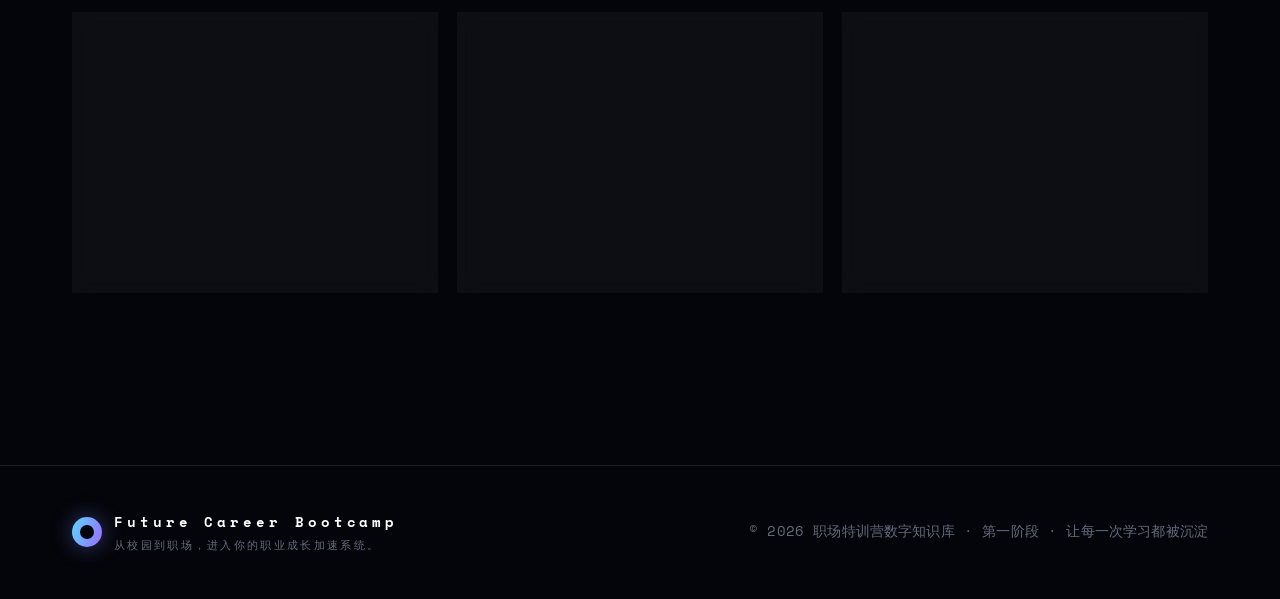
<file: future-career-bootcamp/future-career-bootcamp/learn.html>
<!DOCTYPE html>
<html lang="zh-CN">
<head>
  <meta charset="UTF-8" />
  <meta name="viewport" content="width=device-width, initial-scale=1.0" />
  <title>学习资料 · Future Career Bootcamp</title>
  <link rel="stylesheet" href="styles/global.css?v=3" />
  <script>(function(){var t=localStorage.getItem('fcb-theme')||'dark';document.documentElement.dataset.theme=t;})();</script>
</head>
<body data-page="learn">
  <main class="container page">
    <div class="reveal">
      <div class="eyebrow">Learning Materials</div>
      <h1 class="section-title">学习资料</h1>
      <p class="section-sub">按期数浏览或搜索课程文稿、实战经验与求职方法。</p>
    </div>

    <!-- 期数入口 -->
    <div class="reveal">
      <div style="margin-bottom:16px;font-size:13px;letter-spacing:.08em;color:var(--t-3)">按期数浏览</div>
      <div class="grid cols-3" id="cohort-list"></div>
    </div>

    <hr class="divider" style="margin:40px 0">

    <div class="searchbar reveal">
      <span class="icon">⚲</span>
      <input id="search" type="text" placeholder="搜索简历、面试、职场沟通、职业规划……" />
    </div>

    <div class="filters reveal">
      <div class="filter-row"><span class="flabel">期数</span><div id="f-cohort" class="filter-row" style="margin:0"></div></div>
      <div class="filter-row"><span class="flabel">分类</span><div id="f-category" class="filter-row" style="margin:0"></div></div>
      <div class="filter-row"><span class="flabel">标签</span><div id="f-tag" class="filter-row" style="margin:0"></div></div>
    </div>

    <div id="cohort-note" class="result-count"></div>
    <div id="count" class="result-count"></div>
    <div class="grid cols-3" id="list"></div>
  </main>

  <script src="scripts/data.js?v=3"></script>
  <script src="scripts/data-loader.js?v=3"></script>
  <script src="scripts/app.js?v=3"></script>
</body>
</html>
</file>
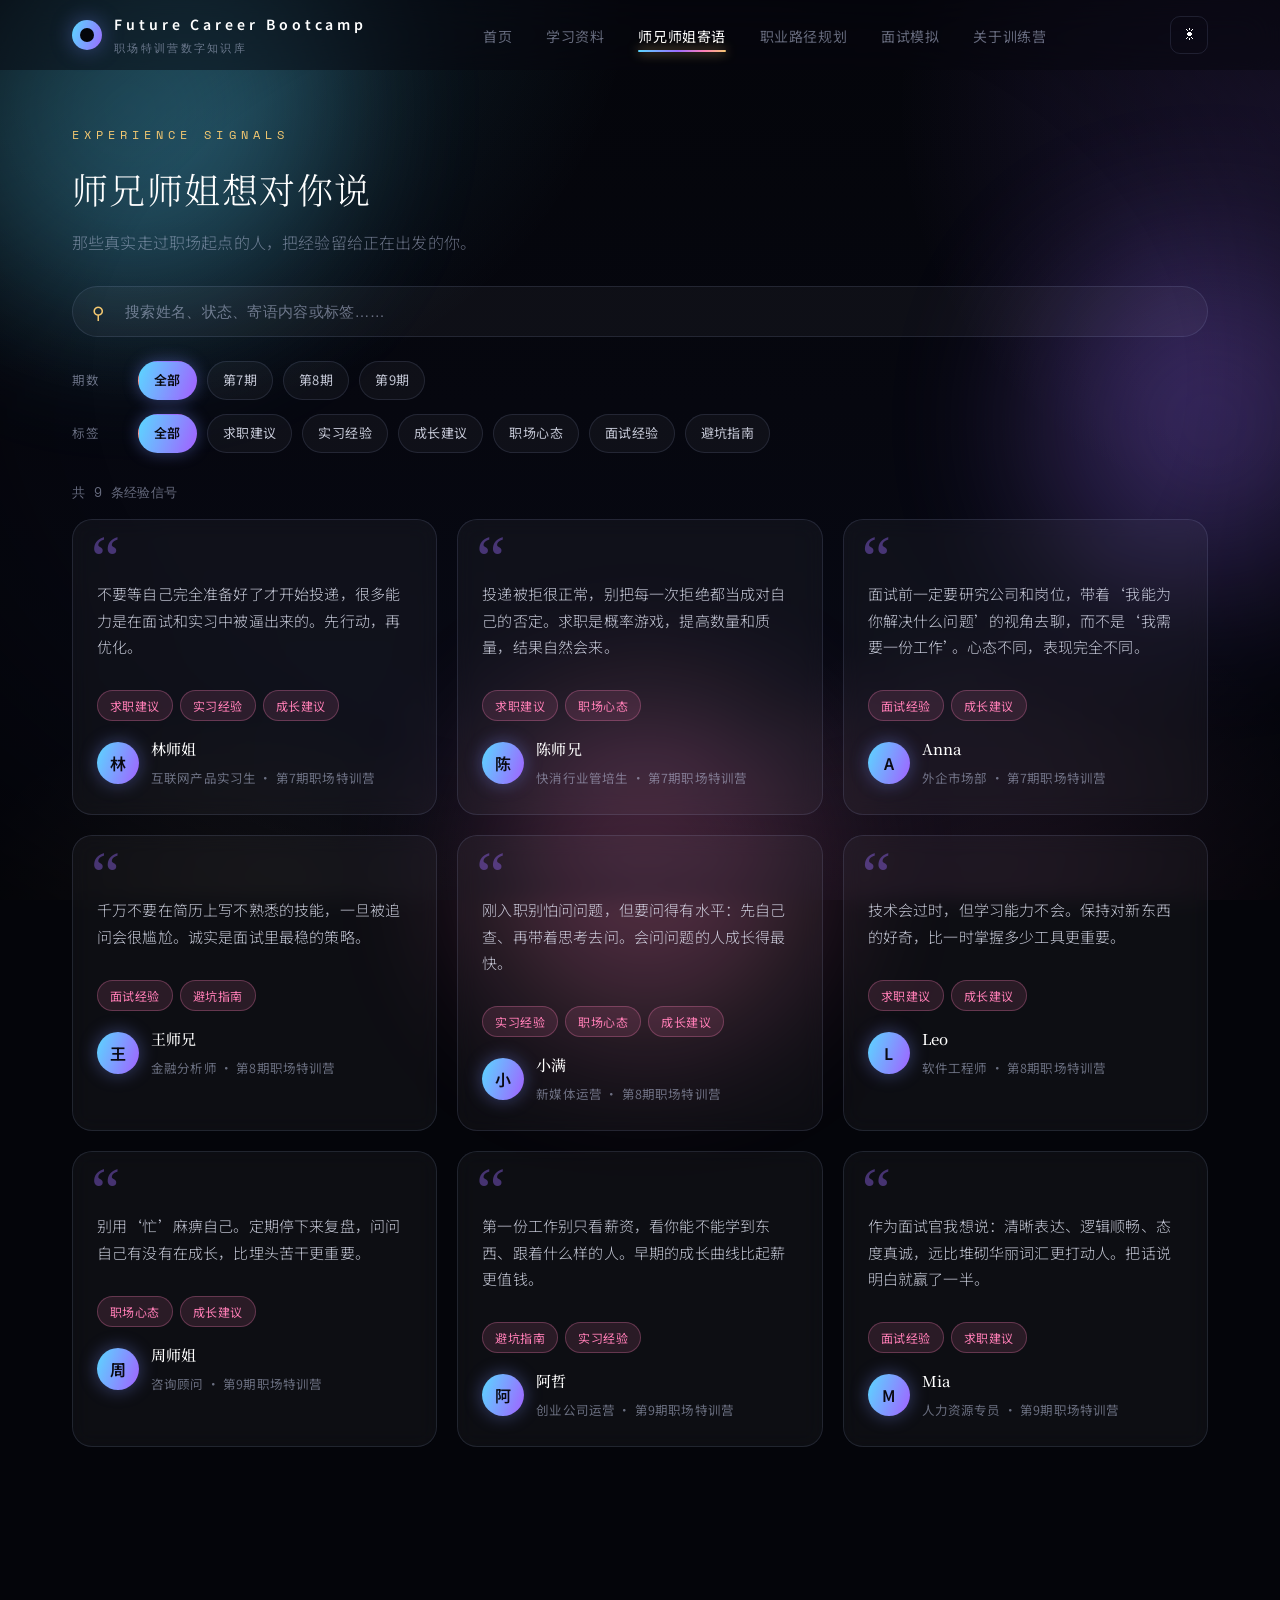
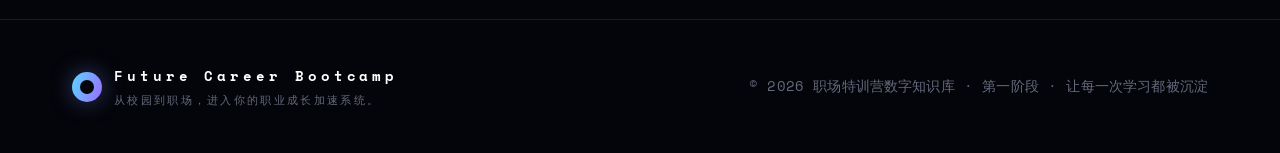
<file: future-career-bootcamp/future-career-bootcamp/messages.html>
<!DOCTYPE html>
<html lang="zh-CN">
<head>
  <meta charset="UTF-8" />
  <meta name="viewport" content="width=device-width, initial-scale=1.0" />
  <title>师兄师姐想对你说 · Future Career Bootcamp</title>
  <link rel="stylesheet" href="styles/global.css?v=3" />
  <script>(function(){var t=localStorage.getItem('fcb-theme')||'dark';document.documentElement.dataset.theme=t;})();</script>
</head>
<body data-page="messages">
  <main class="container page">
    <div class="reveal">
      <div class="eyebrow">Experience Signals</div>
      <h1 class="section-title">师兄师姐想对你说</h1>
      <p class="section-sub">那些真实走过职场起点的人，把经验留给正在出发的你。</p>
    </div>

    <div class="searchbar reveal">
      <span class="icon">⚲</span>
      <input id="search" type="text" placeholder="搜索姓名、状态、寄语内容或标签……" />
    </div>

    <div class="filters reveal">
      <div class="filter-row"><span class="flabel">期数</span><div id="f-cohort" class="filter-row" style="margin:0"></div></div>
      <div class="filter-row"><span class="flabel">标签</span><div id="f-tag" class="filter-row" style="margin:0"></div></div>
    </div>

    <div id="count" class="result-count"></div>
    <div class="grid cols-3" id="list"></div>
  </main>

  <script src="scripts/data.js?v=3"></script>
  <script src="scripts/data-loader.js?v=3"></script>
  <script src="scripts/app.js?v=3"></script>
</body>
</html>
</file>
<file: future-career-bootcamp/future-career-bootcamp/styles/global.css>
/* =========================================================
   Future Career Bootcamp · 职场特训营数字知识库
   设计语言：FABLE 5 · 星之挽歌
   深空黑 + 青→紫→玫→金 流光渐变 + 金色辉点 + 星河
   字体：衬线标题(Noto Serif SC) + 等宽标签(Space Mono) + 无衬线正文(Noto Sans SC)
   —— 与「关于训练营」页统一，全站气质一致
   ========================================================= */
@import url('https://fonts.googleapis.com/css2?family=Noto+Serif+SC:wght@200;400;600;700;900&family=Space+Mono:wght@400;700&family=Noto+Sans+SC:wght@300;400;500;700&display=swap');

:root {
  /* 深空背景 */
  --bg-0: #04050a;
  --bg-1: #06070f;
  --bg-2: #080a16;

  /* FABLE 5 流光四色 */
  --f-cyan:   #5ad8ff;
  --f-violet: #9b6cff;
  --f-rose:   #ff7eb6;
  --f-gold:   #f5c971;

  /* 兼容旧变量名（映射到 FABLE 调色板） */
  --c-indigo: #9b6cff; /* 主色·紫 */
  --c-blue:   #5ad8ff; /* 链接·青 */
  --c-cyan:   #f5c971; /* 高亮·金 */
  --c-violet: #ff7eb6; /* 标签·玫 */
  --c-aqua:   #5ad8ff;
  --c-amber:  #f5c971;

  /* 文本：清透、留白感 */
  --t-1: #ffffff;
  --t-2: rgba(236, 239, 255, 0.82);
  --t-3: rgba(198, 205, 236, 0.50);

  /* 卡片 / 边框 */
  --card: rgba(255, 255, 255, 0.04);
  --card-2: rgba(255, 255, 255, 0.07);
  --border: rgba(180, 195, 255, 0.12);
  --border-glow: rgba(155, 108, 255, 0.45);

  --radius: 20px;
  --radius-sm: 12px;
  --maxw: 1180px;
  --nav-h: 70px;

  --glow: rgba(120, 140, 255, 0.40);
  --grad: linear-gradient(110deg, #5ad8ff, #9b6cff 45%, #ff7eb6 75%, #f5c971);
  --shadow-glow: 0 0 0 1px var(--border-glow), 0 24px 60px -24px rgba(120, 140, 255, 0.5);

  /* 字体系统 */
  --serif: "Noto Serif SC", Georgia, "Songti SC", serif;
  --mono: "Space Mono", "Courier New", ui-monospace, monospace;
  --sans: "Noto Sans SC", "Segoe UI", "PingFang SC", "Microsoft YaHei", system-ui, -apple-system, sans-serif;
}

/* ===== 亮色主题 ===== */
[data-theme="light"] {
  /* 背景：淡蓝灰 */
  --bg-0: #f5f6fa;
  --bg-1: #ebedf5;
  --bg-2: #e0e2ee;

  /* 文本 */
  --t-1: #0a0c1a;
  --t-2: rgba(15, 18, 40, 0.82);
  --t-3: rgba(60, 65, 95, 0.55);

  /* 卡片 / 边框 */
  --card: rgba(0, 0, 0, 0.03);
  --card-2: rgba(0, 0, 0, 0.05);
  --border: rgba(100, 110, 160, 0.14);
  --border-glow: rgba(155, 108, 255, 0.35);

  /* about 页专用 */
  --panel: #ffffff;
  --ghost: #d8dae8;
  --hover: #eceef6;
  --gold-dim: #c9a84e;

  /* 特效 */
  --glow: rgba(120, 140, 255, 0.25);
  --shadow-glow: 0 0 0 1px var(--border-glow), 0 24px 60px -24px rgba(120, 140, 255, 0.2);
}

* { box-sizing: border-box; }
html { scroll-behavior: smooth; }

body {
  margin: 0;
  font-family: "Segoe UI", "PingFang SC", "Microsoft YaHei", system-ui, -apple-system, sans-serif;
  color: var(--t-2);
  background: var(--bg-0);
  line-height: 1.75;
  overflow-x: hidden;
  -webkit-font-smoothing: antialiased;
  letter-spacing: 0.01em;
  font-family: var(--sans);
}

/* ===== 字体应用：衬线标题 + 等宽标签 ===== */
.hero h1, .section-title, .detail-head h1, .article h2,
.course-card h3, .about-card h3, .msg-card .who-text b,
.quote-chip, .aside h4, .stat b, .cohort-period, .hud-node b {
  font-family: var(--serif);
}
.eyebrow, .course-card .course-no, .hud-title,
.brand small, .footer, .result-count {
  font-family: var(--mono);
}

/* 星河画布（由 JS 注入） */
#cosmos { position: fixed; inset: 0; z-index: -3; display: block; }

/* 深空底色 + 星云 */
body::before {
  content: ""; position: fixed; inset: 0; z-index: -2; pointer-events: none;
  background:
    radial-gradient(60vw 60vw at 14% -6%, rgba(90, 216, 255, 0.16), transparent 60%),
    radial-gradient(55vw 55vw at 102% 12%, rgba(155, 108, 255, 0.18), transparent 58%),
    radial-gradient(48vw 48vw at 80% 108%, rgba(255, 126, 182, 0.14), transparent 60%),
    radial-gradient(40vw 40vw at 18% 112%, rgba(245, 201, 113, 0.10), transparent 60%),
    linear-gradient(180deg, var(--bg-0), var(--bg-1) 45%, var(--bg-2));
}

/* 暗角 vignette（影院感，由 JS 注入 .vignette） */
.vignette {
  position: fixed; inset: 0; z-index: -1; pointer-events: none;
  background: radial-gradient(ellipse 82% 82% at 50% 42%, transparent 52%, rgba(0, 0, 0, 0.72) 100%);
}

/* 流光光斑 */
.orb { position: fixed; border-radius: 50%; filter: blur(80px); opacity: 0.30; z-index: -2; pointer-events: none; }
.orb.a { width: 400px; height: 400px; background: var(--f-cyan);   top: -90px; left: -70px; animation: float1 20s ease-in-out infinite; }
.orb.b { width: 340px; height: 340px; background: var(--f-violet); top: 28%; right: -100px; animation: float2 24s ease-in-out infinite; }
.orb.c { width: 320px; height: 320px; background: var(--f-rose);   bottom: -130px; left: 38%; animation: float1 28s ease-in-out infinite; }
@keyframes float1 { 0%,100%{ transform: translate(0,0); } 50%{ transform: translate(40px,30px); } }
@keyframes float2 { 0%,100%{ transform: translate(0,0); } 50%{ transform: translate(-40px,40px); } }

a { color: inherit; text-decoration: none; }
img { max-width: 100%; }
.container { width: 100%; max-width: var(--maxw); margin: 0 auto; padding: 0 22px; }

/* =================== 导航栏 =================== */
.nav {
  position: fixed; top: 0; left: 0; right: 0; z-index: 100; height: var(--nav-h);
  display: flex; align-items: center;
  background: rgba(6, 7, 15, 0.5);
  backdrop-filter: blur(18px); -webkit-backdrop-filter: blur(18px);
  border-bottom: 1px solid transparent;
  transition: background .3s, border-color .3s, box-shadow .3s;
}
.nav.scrolled { background: rgba(6, 7, 15, 0.8); border-bottom: 1px solid var(--border-glow);
  box-shadow: 0 10px 40px -16px rgba(120, 140, 255, 0.55); }
.nav .container { display: flex; align-items: center; justify-content: space-between; }
.brand { display: flex; align-items: center; gap: 12px; font-weight: 600; color: var(--t-1); letter-spacing: .28em; font-size: 14px; }
.brand .logo { width: 30px; height: 30px; border-radius: 50%; background: var(--grad); background-size: 220% 220%;
  box-shadow: 0 0 22px var(--glow); position: relative; animation: flow 9s ease infinite; flex: none; }
.brand .logo::after { content: ""; position: absolute; inset: 8px; border-radius: 50%; background: var(--bg-0); }
.brand small { display: block; font-size: 10.5px; font-weight: 300; color: var(--t-3); letter-spacing: .22em; margin-top: 2px; }
@keyframes flow { 0%,100%{ background-position: 0% 50%; } 50%{ background-position: 100% 50%; } }

.nav-links { display: flex; align-items: center; gap: 4px; list-style: none; margin: 0; padding: 0; }
.nav-links a { position: relative; padding: 8px 15px; border-radius: 10px; color: var(--t-3);
  font-size: 14px; letter-spacing: .04em; transition: color .25s, background .25s; }
.nav-links a:hover { color: var(--t-1); background: var(--card); }
.nav-links a.active { color: var(--t-1); }
.nav-links a.active::after { content: ""; position: absolute; left: 15px; right: 15px; bottom: 2px; height: 2px;
  background: var(--grad); border-radius: 2px; box-shadow: 0 0 12px var(--f-gold); }
.nav-toggle { display: none; background: none; border: 1px solid var(--border); color: var(--t-1);
  width: 42px; height: 38px; border-radius: 10px; cursor: pointer; font-size: 18px; }

/* =================== 通用元素 =================== */
.page { padding-top: calc(var(--nav-h) + 54px); padding-bottom: 96px; }

.btn { position: relative; display: inline-flex; align-items: center; gap: 8px;
  padding: 13px 26px; border-radius: 999px; font-size: 14px; font-weight: 600; letter-spacing: .06em;
  cursor: pointer; border: 1px solid transparent; overflow: hidden; transition: transform .25s, box-shadow .25s; color: #fff; }
.btn.primary { background: var(--grad); background-size: 220% 220%; color: #0a0a12;
  box-shadow: 0 14px 36px -12px var(--glow); animation: flow 10s ease infinite; }
.btn.primary::before { content: ""; position: absolute; top: 0; left: -120%; width: 70%; height: 100%;
  background: linear-gradient(120deg, transparent, rgba(255,255,255,.55), transparent); transform: skewX(-20deg); transition: left .6s; }
.btn.primary:hover::before { left: 130%; }
.btn.ghost { background: var(--card); border-color: var(--border); color: var(--t-1); }
.btn.ghost:hover { border-color: var(--border-glow); box-shadow: 0 0 0 1px var(--border-glow), 0 14px 36px -16px var(--c-indigo); }
.btn:hover { transform: translateY(-2px); }

.tag { display: inline-block; padding: 4px 12px; border-radius: 999px; font-size: 12px; letter-spacing: .04em;
  background: rgba(255, 126, 182, 0.12); border: 1px solid rgba(255, 126, 182, 0.28); color: var(--f-rose);
  transition: all .25s; white-space: nowrap; }
.tag.grad { background: var(--grad); background-size: 200% 200%; color: #0a0a12; border: none; font-weight: 600; }
.tag:hover { color: #fff; box-shadow: 0 0 14px rgba(255, 126, 182, 0.5); }

.eyebrow { color: var(--f-gold); font-size: 12px; letter-spacing: .42em; text-transform: uppercase; font-weight: 500; }
.section-title { color: var(--t-1); font-size: clamp(25px, 3vw, 36px); margin: 12px 0 8px; font-weight: 300; letter-spacing: .04em; }
.section-title b, .section-title .hl { font-weight: 600;
  background: var(--grad); -webkit-background-clip: text; background-clip: text; color: transparent; }
.section-sub { color: var(--t-3); margin: 0 0 30px; max-width: 660px; font-weight: 300; }

.section-head { display: flex; align-items: flex-end; justify-content: space-between; flex-wrap: wrap; gap: 14px; margin-bottom: 30px; }
.section-head .section-sub { margin-bottom: 0; }

.glass { background: var(--card); border: 1px solid var(--border); border-radius: var(--radius);
  backdrop-filter: blur(10px); transition: transform .3s, box-shadow .3s, border-color .3s; }
.glass:hover { transform: translateY(-6px); border-color: var(--border-glow); box-shadow: var(--shadow-glow); }

.divider { height: 1px; border: 0; margin: 64px 0;
  background: linear-gradient(90deg, transparent, var(--border-glow), transparent); }

/* =================== Hero =================== */
.hero { position: relative; padding-top: calc(var(--nav-h) + 78px); padding-bottom: 64px; }
.hero-grid { display: grid; grid-template-columns: 1.05fr .95fr; gap: 54px; align-items: center; }
.hero h1 { color: var(--t-1); font-size: clamp(32px, 5.2vw, 56px); line-height: 1.18; margin: 18px 0 20px;
  font-weight: 200; letter-spacing: .03em; text-shadow: 0 0 40px var(--glow); }
.hero h1 .hl { font-weight: 600; background: var(--grad); background-size: 280% 280%;
  -webkit-background-clip: text; background-clip: text; color: transparent; animation: flow 9s ease infinite; }
.hero p.lead { font-size: 17px; color: var(--t-2); max-width: 560px; margin: 0 0 32px; font-weight: 300; letter-spacing: .02em; }
.hero .actions { display: flex; gap: 16px; flex-wrap: wrap; }

/* Hero 右侧：星象仪表盘 HUD */
.hud { position: relative; padding: 24px; border-radius: 24px; overflow: hidden;
  background: linear-gradient(160deg, rgba(155,108,255,.14), rgba(90,216,255,.05));
  border: 1px solid var(--border); box-shadow: 0 34px 90px -32px var(--glow); }
.hud::before { content: ""; position: absolute; inset: 0;
  background: radial-gradient(140px 140px at 82% 8%, rgba(245,201,113,.22), transparent 60%); }
.hud-title { display: flex; align-items: center; justify-content: space-between; color: var(--t-3);
  font-size: 11px; letter-spacing: .28em; margin-bottom: 18px; }
.hud-dot { width: 8px; height: 8px; border-radius: 50%; background: var(--f-gold); box-shadow: 0 0 12px var(--f-gold); display: inline-block; }
.hud-bars { display: grid; gap: 13px; }
.hud-row { display: grid; grid-template-columns: 96px 1fr 42px; gap: 10px; align-items: center; font-size: 12.5px; color: var(--t-3); }
.hud-bar { height: 7px; border-radius: 6px; background: rgba(255,255,255,.07); overflow: hidden; }
.hud-bar span { display: block; height: 100%; border-radius: 6px; background: var(--grad); box-shadow: 0 0 12px var(--glow);
  animation: fillbar 1.7s cubic-bezier(.2,.8,.2,1) forwards; transform-origin: left; }
@keyframes fillbar { from { transform: scaleX(0); } }
.hud-nodes { display: flex; gap: 8px; margin-top: 20px; }
.hud-node { flex: 1; text-align: center; padding: 13px 6px; border-radius: 14px; background: rgba(255,255,255,.03); border: 1px solid var(--border); }
.hud-node b { display: block; font-size: 19px; font-weight: 600;
  background: var(--grad); -webkit-background-clip: text; background-clip: text; color: transparent; }
.hud-node small { color: var(--t-3); font-size: 11px; letter-spacing: .04em; }

/* =================== 数据概览 =================== */
.stats { display: grid; grid-template-columns: repeat(4, 1fr); gap: 18px; }
.stat { padding: 26px 22px; border-radius: var(--radius); }
.stat b { font-size: 38px; font-weight: 300; background: var(--grad); background-size: 200% 200%;
  -webkit-background-clip: text; background-clip: text; color: transparent; animation: flow 11s ease infinite; }
.stat .label { color: var(--t-1); font-weight: 500; margin-top: 4px; letter-spacing: .04em; }
.stat .desc { color: var(--t-3); font-size: 13px; font-weight: 300; }

/* =================== 卡片网格 =================== */
.grid { display: grid; gap: 20px; }
.grid.cols-3 { grid-template-columns: repeat(3, 1fr); }
.grid.cols-2 { grid-template-columns: repeat(2, 1fr); }

.course-card { position: relative; padding: 24px; display: flex; flex-direction: column; gap: 13px; }
.course-card .course-no { position: absolute; top: 20px; right: 22px; font-size: 11px; letter-spacing: .18em; color: var(--f-gold); opacity: .9; }
.course-card .meta { display: flex; flex-wrap: wrap; gap: 8px; align-items: center; }
.course-card h3 { color: var(--t-1); font-size: 19px; margin: 4px 0 0; padding-right: 70px; font-weight: 500; letter-spacing: .02em; }
.course-card .summary { color: var(--t-3); font-size: 14px; margin: 0; flex: 1; font-weight: 300; }
.course-card .tags { display: flex; flex-wrap: wrap; gap: 7px; }
.course-card .foot { display: flex; align-items: center; justify-content: space-between; margin-top: 6px; }
.course-card .info { font-size: 12.5px; color: var(--t-3); }
.read-link { color: var(--f-cyan); font-weight: 500; font-size: 14px; letter-spacing: .04em; display: inline-flex; align-items: center; gap: 6px; }
.read-link:hover { color: var(--f-gold); }
.read-link::after { content: "→"; transition: transform .25s; }
.read-link:hover::after { transform: translateX(4px); }

/* =================== 寄语卡片（经验信号） =================== */
.msg-card { position: relative; padding: 28px 24px 24px; display: flex; flex-direction: column; gap: 15px; }
.msg-card::before { content: "“"; position: absolute; top: 6px; left: 18px; font-size: 66px; line-height: 1;
  font-family: Georgia, serif; color: rgba(155, 108, 255, 0.4); }
.msg-card .msg-text { color: var(--t-2); font-size: 15px; position: relative; z-index: 1; padding-top: 18px; font-weight: 300; }
.msg-card .msg-who { display: flex; align-items: center; gap: 12px; }
.msg-card .avatar { width: 42px; height: 42px; border-radius: 50%; flex: none; display: grid; place-items: center;
  background: var(--grad); background-size: 200% 200%; color: #0a0a12; font-weight: 600; box-shadow: 0 0 18px var(--glow); animation: flow 10s ease infinite; }
.msg-card .who-text b { color: var(--t-1); display: block; font-size: 15px; font-weight: 500; }
.msg-card .who-text small { color: var(--t-3); font-size: 12.5px; }
.msg-card .tags { display: flex; flex-wrap: wrap; gap: 7px; }

/* =================== 期数档案卡 =================== */
.cohort-card { position: relative; padding: 28px 24px; display: flex; flex-direction: column; gap: 15px; overflow: hidden; }
.cohort-card::after { content: ""; position: absolute; left: 0; right: 0; top: 0; height: 2px;
  background: linear-gradient(90deg, transparent, var(--f-gold), transparent); transform: translateX(-100%); }
.cohort-card:hover::after { animation: scan 1.1s ease forwards; }
@keyframes scan { to { transform: translateX(100%); } }
.cohort-period { font-size: clamp(28px, 4vw, 40px); font-weight: 200; letter-spacing: .04em;
  background: var(--grad); background-size: 220% 220%; -webkit-background-clip: text; background-clip: text; color: transparent; animation: flow 9s ease infinite; }
.cohort-card h3 { color: var(--t-1); margin: 0; font-size: 18px; font-weight: 500; }
.cohort-card .theme { color: var(--f-gold); font-size: 13px; letter-spacing: .04em; }
.cohort-card .desc { color: var(--t-3); font-size: 14px; margin: 0; flex: 1; font-weight: 300; }
.cohort-stats { display: flex; gap: 24px; }
.cohort-stats div b { color: var(--t-1); font-size: 21px; font-weight: 400; }
.cohort-stats div small { color: var(--t-3); font-size: 12px; display: block; }
.feat-list { list-style: none; margin: 0; padding: 0; display: grid; gap: 6px; }
.feat-list li { color: var(--t-2); font-size: 13.5px; padding-left: 18px; position: relative; font-weight: 300; }
.feat-list li::before { content: "✦"; position: absolute; left: 0; color: var(--f-gold); font-size: 11px; }

/* =================== 搜索 / 筛选 =================== */
.searchbar { position: relative; margin-bottom: 24px; }
.searchbar input { width: 100%; padding: 16px 18px 16px 52px; border-radius: 999px; font-size: 15px;
  background: rgba(255,255,255,.04); border: 1px solid var(--border); color: var(--t-1); outline: none; letter-spacing: .02em;
  transition: border-color .25s, box-shadow .25s; }
.searchbar input::placeholder { color: var(--t-3); }
.searchbar input:focus { border-color: var(--border-glow); box-shadow: 0 0 0 3px rgba(155,108,255,.16), 0 0 28px -6px var(--c-indigo); }
.searchbar .icon { position: absolute; left: 20px; top: 50%; transform: translateY(-50%); color: var(--f-gold); font-size: 17px; }

.filters { display: grid; gap: 14px; margin-bottom: 28px; }
.filter-row { display: flex; align-items: center; gap: 10px; flex-wrap: wrap; }
.filter-row .flabel { color: var(--t-3); font-size: 12.5px; letter-spacing: .1em; min-width: 56px; }
.chip { padding: 7px 15px; border-radius: 999px; font-size: 13px; cursor: pointer; letter-spacing: .03em;
  background: var(--card); border: 1px solid var(--border); color: var(--t-2); transition: all .25s; user-select: none; }
.chip:hover { color: var(--t-1); border-color: var(--border-glow); }
.chip.active { background: var(--grad); background-size: 200% 200%; color: #0a0a12; font-weight: 600; border-color: transparent;
  box-shadow: 0 0 16px var(--glow); }

.result-count { color: var(--t-3); font-size: 13px; margin-bottom: 16px; letter-spacing: .03em; }
mark { background: rgba(245, 201, 113, 0.22); color: var(--f-gold); padding: 0 3px; border-radius: 3px; }

.empty { text-align: center; padding: 76px 20px; color: var(--t-3); font-weight: 300; }
.empty .big { font-size: 48px; margin-bottom: 12px; opacity: .55; }

/* =================== 课程详情 =================== */
.detail-head { padding: 32px; border-radius: var(--radius); margin-bottom: 32px; }
.detail-head h1 { color: var(--t-1); font-size: clamp(27px, 4vw, 40px); margin: 16px 0; font-weight: 200; letter-spacing: .03em; text-shadow: 0 0 36px var(--glow); }
.detail-meta { display: flex; flex-wrap: wrap; gap: 20px; color: var(--t-3); font-size: 13.5px; }
.detail-meta span b { color: var(--t-2); font-weight: 500; }
.detail-layout { display: grid; grid-template-columns: 1fr 300px; gap: 38px; align-items: start; }
.article { font-size: 16px; color: var(--t-2); font-weight: 300; }
.article h2 { color: var(--t-1); font-size: 22px; margin: 40px 0 16px; font-weight: 400; display: flex; align-items: center; gap: 12px; letter-spacing: .03em; }
.article h2::before { content: ""; width: 4px; height: 22px; background: var(--grad); border-radius: 3px; display: inline-block; box-shadow: 0 0 12px var(--c-indigo); }
.article p { margin: 0 0 18px; }
.callout { background: rgba(155,108,255,.1); border-left: 3px solid var(--c-indigo); padding: 15px 18px; border-radius: 10px; margin: 0 0 14px; color: var(--t-2); }

.quote-grid { display: grid; gap: 14px; grid-template-columns: 1fr 1fr; }
.quote-chip { position: relative; padding: 22px; border-radius: 16px; color: var(--t-1); font-size: 15.5px; font-weight: 300; line-height: 1.6;
  background: linear-gradient(150deg, rgba(155,108,255,.16), rgba(90,216,255,.06));
  border: 1px solid var(--border-glow); box-shadow: 0 0 28px -10px var(--c-indigo); }
.quote-chip::before { content: "❝"; color: var(--f-gold); font-size: 22px; margin-right: 6px; }

.checklist { list-style: none; margin: 0; padding: 0; display: grid; gap: 12px; }
.checklist li { display: flex; gap: 12px; align-items: flex-start; padding: 15px 16px; border-radius: 12px;
  background: var(--card); border: 1px solid var(--border); color: var(--t-2); font-weight: 300; }
.checklist li .box { width: 22px; height: 22px; border-radius: 50%; border: 1.5px solid var(--f-gold); flex: none;
  display: grid; place-items: center; color: var(--f-gold); font-size: 12px; box-shadow: 0 0 10px rgba(245,201,113,.4); }

.aside { position: sticky; top: calc(var(--nav-h) + 22px); display: grid; gap: 18px; }
.aside .glass { padding: 22px; }
.aside h4 { color: var(--t-1); margin: 0 0 14px; font-size: 14px; font-weight: 500; letter-spacing: .08em; }
.info-row { display: flex; justify-content: space-between; padding: 9px 0; border-bottom: 1px dashed var(--border); font-size: 13.5px; }
.info-row:last-child { border: 0; }
.info-row span { color: var(--t-3); }
.info-row b { color: var(--t-2); font-weight: 500; }

.back-link { color: var(--t-3); font-size: 14px; letter-spacing: .04em; display: inline-flex; align-items: center; gap: 8px; margin-bottom: 8px; }
.back-link:hover { color: var(--f-gold); }

/* =================== About =================== */
.about-grid { display: grid; grid-template-columns: repeat(2, 1fr); gap: 20px; }
.about-card { padding: 28px; }
.about-card .ico { width: 46px; height: 46px; border-radius: 50%; background: var(--grad); background-size: 200% 200%; color: #0a0a12;
  display: grid; place-items: center; font-size: 20px; margin-bottom: 16px; box-shadow: 0 0 18px var(--glow); animation: flow 10s ease infinite; }
.about-card h3 { color: var(--t-1); margin: 0 0 8px; font-weight: 500; letter-spacing: .03em; }
.about-card p { color: var(--t-3); margin: 0; font-size: 14.5px; font-weight: 300; }
/* about 页的 .about-card 由 about.css 中 body[data-page="about"] 作用域覆盖 */
.goal-list { list-style: none; margin: 0; padding: 0; display: grid; gap: 13px; }
.goal-list li { display: flex; gap: 13px; color: var(--t-2); align-items: center; font-weight: 300; }
.goal-list li .n { width: 32px; height: 32px; border-radius: 50%; background: var(--card-2); border: 1px solid var(--border-glow);
  color: var(--f-gold); display: grid; place-items: center; font-weight: 500; font-size: 13px; flex: none; }

/* CTA（首页了解训练营入口卡） */
.about-cta {
  display: flex; align-items: center; justify-content: space-between; gap: 28px;
  padding: 32px 34px; position: relative; overflow: hidden;
  background: linear-gradient(120deg, rgba(155,108,255,.14), rgba(90,216,255,.05) 60%, rgba(245,201,113,.08));
}
.about-cta::after {
  content: ""; position: absolute; top: 0; left: 0; bottom: 0; width: 4px; background: var(--grad);
  box-shadow: 0 0 20px var(--glow);
}
.about-cta .cta-eyebrow { color: var(--f-gold); font-family: var(--mono); font-size: 12px; letter-spacing: .34em; text-transform: uppercase; }
.about-cta h3 { font-family: var(--serif); color: var(--t-1); font-size: clamp(20px, 2.6vw, 28px); margin: 10px 0 8px; font-weight: 600; }
.about-cta p { color: var(--t-3); margin: 0; max-width: 640px; font-weight: 300; font-size: 14.5px; }
.about-cta .about-cta-btn { flex: none; white-space: nowrap; }
.about-cta:hover .about-cta-btn { transform: translateY(-2px); box-shadow: 0 16px 40px -12px var(--glow); }
@media (max-width: 760px) {
  .about-cta { flex-direction: column; align-items: flex-start; gap: 20px; padding: 26px 22px; }
}

/* =================== Footer =================== */
.footer { border-top: 1px solid var(--border); margin-top: 76px; padding: 44px 0; color: var(--t-3); font-size: 13.5px; font-weight: 300; }
.footer .container { display: flex; justify-content: space-between; flex-wrap: wrap; gap: 16px; align-items: center; }
.footer .brand small { color: var(--t-3); }

/* =================== 滚动入场 =================== */
.reveal { opacity: 0; transform: translateY(26px); transition: opacity .8s ease, transform .8s ease; }
.reveal.in { opacity: 1; transform: none; }
.block { margin-top: 76px; }

/* =================== 响应式 =================== */
@media (max-width: 980px) {
  .hero-grid { grid-template-columns: 1fr; gap: 36px; }
  .hud { order: -1; }
  .detail-layout { grid-template-columns: 1fr; }
  .aside { position: static; }
  .stats { grid-template-columns: repeat(2, 1fr); }
}
@media (max-width: 760px) {
  .nav-toggle { display: block; }
  .nav-links { position: absolute; top: var(--nav-h); left: 0; right: 0; flex-direction: column; align-items: stretch; gap: 4px;
    background: rgba(6,7,15,.97); backdrop-filter: blur(18px); border-bottom: 1px solid var(--border-glow);
    max-height: 0; overflow: hidden; padding: 0 14px; transition: max-height .35s ease, padding .35s ease; }
  .nav-links.open { max-height: 420px; padding: 14px; }
  .nav-links a.active::after { display: none; }
  .nav-links a.active { background: var(--card); }
  .grid.cols-3, .grid.cols-2, .about-grid, .quote-grid { grid-template-columns: 1fr; }
}
@media (max-width: 520px) {
  .stats { grid-template-columns: 1fr 1fr; }
  .container { padding: 0 16px; }
  .section-head { flex-direction: column; align-items: flex-start; }
}

/* ===== 亮色模式 · 组件覆盖 ===== */
[data-theme="light"] body::before {
  background:
    radial-gradient(60vw 60vw at 14% -6%, rgba(90, 216, 255, 0.06), transparent 60%),
    radial-gradient(55vw 55vw at 102% 12%, rgba(155, 108, 255, 0.06), transparent 58%),
    radial-gradient(48vw 48vw at 80% 108%, rgba(255, 126, 182, 0.04), transparent 60%),
    radial-gradient(40vw 40vw at 18% 112%, rgba(245, 201, 113, 0.05), transparent 60%),
    linear-gradient(180deg, var(--bg-0), var(--bg-1) 45%, var(--bg-2));
}
[data-theme="light"] .vignette {
  background: radial-gradient(ellipse 82% 82% at 50% 42%, transparent 52%, rgba(0, 0, 0, 0.06) 100%);
}
[data-theme="light"] .orb { opacity: 0.10; }
[data-theme="light"] .nav {
  background: rgba(245, 246, 250, 0.5);
}
[data-theme="light"] .nav.scrolled {
  background: rgba(245, 246, 250, 0.85);
}
[data-theme="light"] .glass {
  background: var(--card);
}
[data-theme="light"] .btn.ghost {
  background: var(--card);
  border-color: var(--border);
  color: var(--t-1);
}
[data-theme="light"] .searchbar input {
  background: rgba(0, 0, 0, 0.03);
}
[data-theme="light"] .chip {
  background: var(--card);
}

/* 主题切换按钮 */
.theme-toggle {
  background: none; border: 1px solid var(--border); color: var(--t-1);
  width: 38px; height: 38px; border-radius: 10px; cursor: pointer;
  font-size: 16px; display: flex; align-items: center; justify-content: center;
  transition: border-color .25s, box-shadow .25s; flex: none; margin-left: 8px;
}
.theme-toggle:hover {
  border-color: var(--border-glow); box-shadow: 0 0 0 1px var(--border-glow);
}
</file>
<file: future-career-bootcamp/future-career-bootcamp/styles/about.css>
/* =========================================================
   About 页面独有样式
   仅包含 about 页面特有的组件，通用样式由 global.css 提供
   ========================================================= */

/* ── 新增全局变量（about 页面专用，但全局可用） ── */
:root {
  --panel: #0a0c1a;
  --gold-dim: #6a5620;
  --ghost: #191e36;
  --hover: #12162a;
}

/* ── GRAIN 覆盖层 ── */
.grain {
  position: fixed; inset: 0; z-index: 3; pointer-events: none; opacity: .025;
  background-image: url("data:image/svg+xml,%3Csvg xmlns='http://www.w3.org/2000/svg' width='140' height='140'%3E%3Cfilter id='n'%3E%3CfeTurbulence type='fractalNoise' baseFrequency='0.82' numOctaves='2' stitchTiles='stitch'/%3E%3C/filter%3E%3Crect width='100%25' height='100%25' filter='url(%23n)'/%3E%3C/svg%3E");
  animation: grainShift .8s steps(3) infinite;
}
@keyframes grainShift { 0%{transform:translate(0,0)} 33%{transform:translate(-3%,2%)} 66%{transform:translate(2%,-3%)} 100%{transform:translate(0,0)} }

/* ── RIBBON 跑马灯 ── */
.ribbon {
  position: relative; overflow: hidden; white-space: nowrap; user-select: none;
  padding: 10px 0; border-top: 1px solid var(--ghost); border-bottom: 1px solid var(--ghost);
  font-family: var(--mono); font-size: 9px; letter-spacing: 3px; color: var(--gold-dim);
}
.ribbon::before, .ribbon::after {
  content: ""; position: absolute; top: 0; bottom: 0; width: 12vw; z-index: 2; pointer-events: none;
}
.ribbon::before { left: 0; background: linear-gradient(90deg, var(--bg-0), transparent) }
.ribbon::after { right: 0; background: linear-gradient(270deg, var(--bg-0), transparent) }
.ribbon-inner { display: inline-block; min-width: 200%; animation: ribbonScroll 48s linear infinite }
.ribbon:nth-of-type(even) .ribbon-inner { animation-direction: reverse }
@keyframes ribbonScroll { 0%{transform:translateX(0)} 100%{transform:translateX(-50%)} }

/* ── ABOUT 页 HERO（覆盖全局 .hero） ── */
body[data-page="about"] .hero {
  position: relative; min-height: 100vh; display: flex; align-items: center;
  padding: 4rem 6vw 6rem; padding-top: calc(var(--nav-h) + 2rem);
}
body[data-page="about"] .hero::after {
  content: ""; position: absolute; left: 6vw; right: 6vw; bottom: 4.2rem; height: 1px;
  background: linear-gradient(90deg, var(--gold-dim), transparent 70%); opacity: .7;
}
body[data-page="about"] .hero h1 { text-shadow: none; font-weight: 900; line-height: .98; letter-spacing: -.02em; }
.hero-tag {
  margin-bottom: 2.5rem; font-family: var(--mono); font-size: 10px; letter-spacing: 8px;
  color: var(--f-gold); text-transform: uppercase; opacity: 0;
  animation: riseIn 1s cubic-bezier(.16,1,.3,1) forwards .35s;
}
.hero-tag::before { content: "> "; opacity: .4 }
.hero-title .line { display: block; overflow: hidden; padding-top: .04em }
.hero-title .ln { display: block; transform: translateY(116%) }
.hero.in .hero-title .line:nth-child(1) .ln { animation: lnWipe 1s cubic-bezier(.16,1,.3,1) .55s forwards }
.hero.in .hero-title .line:nth-child(2) .ln { animation: lnWipe 1.05s cubic-bezier(.16,1,.3,1) .7s forwards }
.hero.in .hero-title .line:nth-child(3) .ln { animation: lnWipe 1.05s cubic-bezier(.16,1,.3,1) .92s forwards }
@keyframes lnWipe { 0%{transform:translateY(116%)} 62%{transform:translateY(-4%)} 100%{transform:translateY(0)} }
.hero-title .accent {
  position: relative; color: var(--f-gold);
  text-shadow: calc(var(--gl,0)*3px) 0 rgba(90,216,255,.5), calc(var(--gl,0)*-3px) 0 rgba(245,201,113,.5);
}
.hero-title .accent::after {
  content: ""; position: absolute; left: 0; bottom: .08em; width: 100%; height: .06em;
  background: var(--grad); opacity: .55; box-shadow: 0 0 24px rgba(120,140,255,.4);
}
.hero-title .thin { font-weight: 200; color: var(--t-3); font-size: .68em; letter-spacing: .04em }
.hero-title .thin .ln { transform: none; opacity: 0 }
.hero.in .hero-title .thin .ln { animation: thinTrack 1.7s cubic-bezier(.16,1,.3,1) .92s both }
@keyframes thinTrack { from{letter-spacing:.38em;opacity:0} to{letter-spacing:.04em;opacity:1} }
.hero-sub {
  max-width: 520px; font-family: var(--mono); font-size: clamp(.7rem,1.15vw,.88rem);
  color: var(--t-3); line-height: 2.2; letter-spacing: .8px; opacity: 0;
  animation: riseIn .9s cubic-bezier(.16,1,.3,1) forwards 1.5s;
}
.hero-badges {
  display: flex; flex-wrap: wrap; gap: 10px; margin-top: 2rem; opacity: 0;
  animation: riseIn .9s cubic-bezier(.16,1,.3,1) forwards 1.8s;
}
.badge {
  display: inline-flex; align-items: center; gap: 7px; padding: 6px 14px;
  border: 1px solid rgba(245,201,113,.28); border-radius: 999px;
  font-family: var(--mono); font-size: 9px; letter-spacing: 2px; color: var(--f-gold);
  background: rgba(245,201,113,.05); transition: background .3s, border-color .3s;
}
.badge:hover { background: rgba(245,201,113,.12); border-color: var(--f-gold) }
.badge-dot { width: 5px; height: 5px; border-radius: 50%; background: var(--f-gold); box-shadow: 0 0 8px rgba(245,201,113,.6) }
.hero-scroll {
  position: absolute; right: 6vw; bottom: 3rem; font-family: var(--mono);
  font-size: 9px; letter-spacing: 6px; color: var(--gold-dim); writing-mode: vertical-rl;
  animation: breathe 3s ease-in-out infinite;
}
@keyframes breathe { 0%,100%{opacity:.22;transform:translateY(0)} 50%{opacity:.75;transform:translateY(-8px)} }
@keyframes riseIn { from{opacity:0;transform:translateY(22px)} to{opacity:1;transform:none} }

/* ── HERO STATS PANEL ── */
.stats-panel {
  position: relative; align-self: center; display: flex; flex-direction: column;
  font-family: var(--mono); border: 1px solid rgba(180,195,255,.10);
  background: linear-gradient(180deg, rgba(12,14,30,.72), rgba(6,7,15,.72));
  backdrop-filter: blur(2px); border-radius: 22px;
  box-shadow: 0 40px 120px rgba(0,0,0,.42), inset 0 1px 0 rgba(255,255,255,.035), inset 0 0 0 1px rgba(245,201,113,.03);
  opacity: 0; transform: translateY(28px) scale(.99);
  transition: opacity 1s cubic-bezier(.16,1,.3,1) 1s, transform 1s cubic-bezier(.16,1,.3,1) 1s;
}
.hero.in .stats-panel { opacity: 1; transform: none }
.sp-head {
  display: flex; align-items: center; justify-content: space-between; gap: 12px;
  padding: 12px 18px; border-bottom: 1px solid var(--ghost);
  font-size: 9px; letter-spacing: 3px; color: var(--t-3);
}
.sp-title { color: var(--f-gold); letter-spacing: 4px }
.sp-live { display: inline-flex; align-items: center; gap: 7px; color: var(--f-cyan) }
.sp-dot {
  width: 6px; height: 6px; border-radius: 50%; background: var(--f-cyan);
  box-shadow: 0 0 10px rgba(90,216,255,.6); animation: onlinePulse 1.8s ease-in-out infinite;
}
@keyframes onlinePulse { 0%,100%{opacity:.55;transform:scale(.9)} 50%{opacity:1;transform:scale(1.18)} }
.sp-body { padding: 24px; display: flex; flex-direction: column; gap: 18px }
.stat-item { display: flex; flex-direction: column; gap: 6px }
.stat-num {
  font-family: var(--serif); font-weight: 900;
  font-size: clamp(2rem,4vw,3.2rem); line-height: 1;
  background: var(--grad); -webkit-background-clip: text; background-clip: text; color: transparent;
  background-size: 220% 220%; animation: flow 9s ease infinite;
}
.stat-num .unit { font-size: .45em; font-family: var(--mono); color: var(--t-3); font-weight: 400; margin-left: 4px }
.stat-label { font-size: 9px; letter-spacing: 2px; color: var(--t-3); text-transform: uppercase }
.stat-bar { height: 2px; background: var(--ghost); border-radius: 99px; overflow: hidden; margin-top: 2px }
.stat-bar i { display: block; height: 100%; background: var(--f-gold); box-shadow: 0 0 12px rgba(245,201,113,.5); width: 0; transition: width 1.8s cubic-bezier(.16,1,.3,1) 1.2s }
.hero.in .stat-bar i { width: var(--w,60%) }
.sp-divider { height: 1px; background: var(--ghost) }
.sp-foot {
  padding: 12px 18px; border-top: 1px solid var(--ghost);
  font-size: 9px; letter-spacing: 2px; color: var(--gold-dim);
}
.sp-corner { position: absolute; width: 9px; height: 9px; border: 0 solid var(--gold-dim); opacity: .35 }
.sp-corner.tl { top: -1px; left: -1px; border-top-width: 1px; border-left-width: 1px }
.sp-corner.tr { top: -1px; right: -1px; border-top-width: 1px; border-right-width: 1px }
.sp-corner.bl { bottom: -1px; left: -1px; border-bottom-width: 1px; border-left-width: 1px }
.sp-corner.br { bottom: -1px; right: -1px; border-bottom-width: 1px; border-right-width: 1px }

/* ── SECTION COMMONS（about 页专用版） ── */
.section { position: relative; padding: 10rem 6vw 11rem }
.section::before {
  position: absolute; top: 8rem; right: 4vw; z-index: -1;
  font-family: var(--serif); font-weight: 900;
  font-size: clamp(7rem,16vw,16rem); line-height: 1;
  color: rgba(245,201,113,.022); pointer-events: none;
}
.section-head {
  max-width: 780px; margin: 0 auto 5rem;
}
.section-head.reveal { opacity: 0; transform: translateY(36px) }
.section-head.reveal.in { opacity: 1; transform: none }
.sec-id {
  margin-bottom: 1.5rem; font-family: var(--mono); font-size: 9px; letter-spacing: 8px;
  color: var(--gold-dim); text-transform: uppercase;
}
.sec-title {
  margin-bottom: 1rem; font-family: var(--serif); font-weight: 900;
  font-size: clamp(2.4rem,5.5vw,5rem); line-height: 1.2; color: var(--t-1);
}
.sec-kicker {
  font-family: var(--mono); font-size: 11px; letter-spacing: 3px; color: #cfa86a;
}
.sec-kicker::before { content: "─── " }

/* ── ABOUT SECTION ── */
.about-section::before { content: "ABOUT" }
body[data-page="about"] .about-grid {
  max-width: 960px; margin: 0 auto; gap: 18px;
}
body[data-page="about"] .about-card {
  padding: 36px 32px; border: 1px solid rgba(180,195,255,.10); border-radius: 22px;
  background: linear-gradient(180deg, rgba(255,255,255,.04), rgba(255,255,255,.012));
  box-shadow: 0 26px 70px -34px rgba(0,0,0,.65), inset 0 1px 0 rgba(255,255,255,.035);
}
body[data-page="about"] .about-card:hover {
  background: linear-gradient(180deg, rgba(155,108,255,.10), rgba(255,255,255,.02));
  border-color: rgba(155,108,255,.34); box-shadow: 0 34px 80px -32px rgba(120,140,255,.5);
}
.about-card:nth-child(2) .reveal { transition-delay: .1s }
.about-card:nth-child(3) .reveal { transition-delay: .15s }
.about-card:nth-child(4) .reveal { transition-delay: .2s }
.ac-num {
  font-family: var(--mono); font-size: 9px; letter-spacing: 4px; color: var(--f-gold);
  margin-bottom: 16px;
}
.ac-title {
  font-family: var(--serif); font-weight: 700; font-size: clamp(1.1rem,1.8vw,1.4rem);
  color: var(--t-1); margin-bottom: 12px; line-height: 1.3;
}
.ac-body {
  font-size: 13px; line-height: 2.1; color: #aab0d2; font-family: var(--sans); font-weight: 300;
}
.ac-body strong { color: var(--f-gold); font-weight: 400 }

/* ── CURRICULUM SECTION ── */
.curriculum-section::before { content: "LEARN" }
.curr-shell {
  max-width: 860px; margin: 0 auto; border: 1px solid rgba(180,195,255,.10); background: var(--panel);
  border-radius: 22px; box-shadow: 0 58px 140px rgba(0,0,0,.4), inset 0 1px 0 rgba(255,255,255,.035);
}
.curr-status {
  height: 44px; display: flex; align-items: center; justify-content: space-between;
  padding: 0 20px; border-bottom: 1px solid var(--ghost);
  font-family: var(--mono); font-size: 9px; letter-spacing: 3px; color: var(--t-3);
}
.curr-online { display: inline-flex; align-items: center; gap: 9px; color: var(--f-cyan) }
.curr-dot {
  width: 6px; height: 6px; border-radius: 50%; background: var(--f-cyan);
  box-shadow: 0 0 10px rgba(90,216,255,.55); animation: onlinePulse 1.8s ease-in-out infinite;
}
.curr-grid { display: grid; grid-template-columns: repeat(2,1fr); gap: 16px; padding: 20px }
.curr-item {
  padding: 28px 24px; border: 1px solid rgba(180,195,255,.10); border-radius: 16px;
  background: rgba(255,255,255,.022); display: flex; flex-direction: column; gap: 12px;
}
.curr-item:hover { background: rgba(155,108,255,.07); border-color: rgba(155,108,255,.3) }
.curr-icon {
  width: 40px; height: 40px; border-radius: 12px;
  background: rgba(245,201,113,.08); border: 1px solid var(--gold-dim);
  display: grid; place-items: center; font-size: 20px;
}
.curr-item-title {
  font-family: var(--serif); font-weight: 700; font-size: 15px; color: var(--t-1);
}
.curr-item-desc {
  font-size: 12px; line-height: 2.1; color: #aab0d2; font-family: var(--sans);
}
.curr-item-tag {
  margin-top: auto; display: inline-flex; align-items: center; gap: 5px;
  font-family: var(--mono); font-size: 8px; letter-spacing: 2px; color: var(--f-gold);
}
.curr-item-tag::before { content: "▸ " }
.curr-footer {
  padding: 16px 20px; border-top: 1px solid var(--ghost);
  font-family: var(--mono); font-size: 9px; letter-spacing: 2px; color: var(--gold-dim);
}

/* ── RESULTS SECTION ── */
.results-section::before { content: "PROOF" }
.results-grid {
  max-width: 960px; margin: 0 auto;
  display: grid; grid-template-columns: repeat(3,1fr); gap: 18px;
}
.result-card {
  padding: 40px 30px; border: 1px solid rgba(180,195,255,.10); border-radius: 22px;
  background: linear-gradient(180deg, rgba(255,255,255,.04), rgba(255,255,255,.012));
  box-shadow: 0 26px 70px -34px rgba(0,0,0,.65), inset 0 1px 0 rgba(255,255,255,.035);
  display: flex; flex-direction: column; gap: 16px;
}
.result-card:hover {
  background: linear-gradient(180deg, rgba(155,108,255,.10), rgba(255,255,255,.02));
  border-color: rgba(155,108,255,.34); box-shadow: 0 34px 80px -32px rgba(120,140,255,.5);
}
.result-big {
  font-family: var(--serif); font-weight: 900;
  font-size: clamp(2.8rem,5vw,4.2rem); line-height: 1;
  background: var(--grad); -webkit-background-clip: text; background-clip: text; color: transparent;
  background-size: 220% 220%; animation: flow 9s ease infinite;
}
.result-big .unit { font-family: var(--mono); font-size: .42em; color: var(--t-3) }
.result-label {
  font-family: var(--mono); font-size: 9px; letter-spacing: 3px; color: var(--f-gold); text-transform: uppercase;
}
.result-desc { font-size: 12px; line-height: 2.1; color: #aab0d2 }

/* ── MENTOR SECTION ── */
.mentor-section::before { content: "TEAM" }
.mentor-shell {
  max-width: 860px; margin: 0 auto; border: 1px solid rgba(180,195,255,.10); background: var(--panel);
  border-radius: 22px; box-shadow: 0 26px 70px -34px rgba(0,0,0,.65), inset 0 1px 0 rgba(255,255,255,.035);
}
.mentor-status {
  height: 44px; display: flex; align-items: center; justify-content: space-between;
  padding: 0 20px; border-bottom: 1px solid var(--ghost);
  font-family: var(--mono); font-size: 9px; letter-spacing: 3px; color: var(--t-3);
}
.mentor-body { padding: 32px 28px; display: flex; flex-direction: column; gap: 18px }
.mentor-row {
  display: flex; gap: 20px; padding: 22px; border: 1px solid rgba(180,195,255,.10); border-radius: 18px;
}
.mentor-row:hover { background: rgba(155,108,255,.06) }
.mentor-avatar {
  flex: 0 0 52px; height: 52px; border-radius: 99px;
  background: linear-gradient(135deg, var(--gold-dim), rgba(245,201,113,.3));
  border: 1px solid var(--gold-dim); display: grid; place-items: center;
  font-family: var(--serif); font-weight: 900; font-size: 18px; color: var(--f-gold);
}
.mentor-info { flex: 1; min-width: 0 }
.mentor-name {
  font-family: var(--serif); font-weight: 700; font-size: 15px; color: var(--t-1); margin-bottom: 4px;
}
.mentor-title {
  font-family: var(--mono); font-size: 9px; letter-spacing: 2px; color: var(--f-gold); margin-bottom: 8px;
}
.mentor-desc { font-size: 12px; line-height: 2.1; color: #aab0d2 }

/* ── NETWORK ── */
.network-section::before { content: "NET" }
.network-layout {
  max-width: 960px; margin: 0 auto;
  display: grid; grid-template-columns: 1fr 1fr; gap: 18px;
}
.network-viz {
  border: 1px solid rgba(180,195,255,.10); border-radius: 22px; background: var(--panel);
  display: flex; flex-direction: column; align-items: center; justify-content: center;
  min-height: 340px; position: relative; overflow: hidden;
  box-shadow: 0 26px 70px -34px rgba(0,0,0,.65), inset 0 1px 0 rgba(255,255,255,.035);
}
canvas.network-canvas { position: absolute; inset: 0; width: 100%; height: 100% }
.network-core {
  position: relative; z-index: 1; text-align: center; pointer-events: none;
}
.nc-label { font-family: var(--mono); font-size: 9px; letter-spacing: 4px; color: var(--f-gold); margin-bottom: 8px }
.nc-num {
  font-family: var(--serif); font-weight: 900; font-size: 3.5rem; line-height: 1;
  background: var(--grad); -webkit-background-clip: text; background-clip: text; color: transparent;
  background-size: 220% 220%; animation: flow 9s ease infinite;
}
.nc-sub { font-family: var(--mono); font-size: 9px; letter-spacing: 2px; color: var(--t-3); margin-top: 6px }
.network-info {
  border: 1px solid rgba(180,195,255,.10); border-radius: 22px; background: var(--panel);
  display: flex; flex-direction: column;
  box-shadow: 0 26px 70px -34px rgba(0,0,0,.65), inset 0 1px 0 rgba(255,255,255,.035);
}
.ni-head {
  padding: 22px 26px; border-bottom: 1px solid var(--ghost);
  font-family: var(--serif); font-weight: 700; font-size: 16px; color: var(--t-1);
}
.ni-body { padding: 24px 26px; display: flex; flex-direction: column; gap: 20px; flex: 1 }
.ni-item { display: flex; gap: 14px; align-items: flex-start }
.ni-icon {
  flex: 0 0 30px; height: 30px; border-radius: 12px; background: rgba(245,201,113,.08);
  border: 1px solid var(--gold-dim); display: grid; place-items: center; font-size: 15px;
}
.ni-text { flex: 1; min-width: 0 }
.ni-title { font-family: var(--mono); font-size: 9px; letter-spacing: 2px; color: var(--f-gold); margin-bottom: 4px }
.ni-desc { font-size: 12px; line-height: 2.1; color: #aab0d2 }

/* ── TESTIMONIAL ── */
.testimonial-section::before { content: "VOICE" }
.test-shell {
  max-width: 760px; margin: 0 auto; border: 1px solid rgba(180,195,255,.10); background: var(--panel);
  border-radius: 22px; box-shadow: 0 48px 120px rgba(0,0,0,.38), inset 0 1px 0 rgba(255,255,255,.035);
}
.test-shell:hover { background: var(--hover) }
.test-status {
  height: 44px; display: flex; align-items: center; justify-content: space-between;
  padding: 0 20px; border-bottom: 1px solid var(--ghost);
  font-family: var(--mono); font-size: 9px; letter-spacing: 3px; color: var(--t-3);
}
.test-body { padding: 36px 34px }
.test-quote {
  font-family: var(--serif); font-weight: 400; font-size: clamp(1rem,1.8vw,1.35rem);
  line-height: 2.05; color: var(--t-1); margin-bottom: 2rem; position: relative;
}
.test-quote::before {
  content: '"'; position: absolute; top: -.5em; left: -.4em;
  font-family: var(--serif); font-size: 4em; color: rgba(245,201,113,.15);
  line-height: 1; font-weight: 900; pointer-events: none;
}
.test-quote strong { color: var(--f-gold) }
.test-source {
  display: flex; align-items: center; gap: 14px;
  border-top: 1px solid var(--ghost); padding-top: 20px;
}
.test-avatar {
  width: 40px; height: 40px; border-radius: 99px; border: 1px solid var(--gold-dim);
  background: linear-gradient(135deg, var(--gold-dim), rgba(245,201,113,.25));
  display: grid; place-items: center; font-size: 18px; flex: 0 0 auto;
}
.test-name { font-family: var(--mono); font-size: 10px; letter-spacing: 2px; color: var(--t-1) }
.test-role { font-family: var(--mono); font-size: 9px; letter-spacing: 1px; color: var(--t-3) }
.test-tag {
  margin-left: auto; padding: 4px 12px; border: 1px solid var(--gold-dim); border-radius: 999px;
  font-family: var(--mono); font-size: 8px; letter-spacing: 2px; color: var(--f-gold);
}

/* ── VALUES ── */
.values-section::before { content: "WHY" }
.values-grid {
  max-width: 960px; margin: 0 auto;
  display: grid; grid-template-columns: repeat(4,1fr); gap: 18px;
}
.value-card {
  padding: 32px 22px; border: 1px solid rgba(180,195,255,.10); border-radius: 22px;
  background: linear-gradient(180deg, rgba(255,255,255,.04), rgba(255,255,255,.012));
  box-shadow: 0 26px 70px -34px rgba(0,0,0,.65), inset 0 1px 0 rgba(255,255,255,.035);
  display: flex; flex-direction: column; gap: 14px;
}
.value-card:hover {
  background: linear-gradient(180deg, rgba(155,108,255,.10), rgba(255,255,255,.02));
  border-color: rgba(155,108,255,.34); box-shadow: 0 34px 80px -32px rgba(120,140,255,.5);
}
.vc-icon { font-size: 28px; line-height: 1 }
.vc-title {
  font-family: var(--serif); font-weight: 700; font-size: 15px; color: var(--t-1);
}
.vc-desc { font-size: 12px; line-height: 2.1; color: #aab0d2 }

/* ── CTA ── */
.cta-section {
  position: relative; padding: 10rem 6vw 12rem; text-align: center;
}
.cta-glow {
  position: absolute; left: 50%; top: 50%; transform: translate(-50%,-50%);
  width: 600px; height: 400px; border-radius: 50%;
  background: radial-gradient(circle, rgba(245,201,113,.08), transparent 65%);
  filter: blur(40px); pointer-events: none;
}
.cta-badge {
  display: inline-flex; align-items: center; gap: 8px; padding: 12px 24px;
  border: 1px solid rgba(245,201,113,.28); border-radius: 999px;
  font-family: var(--mono); font-size: 10px; letter-spacing: 2px; color: var(--f-gold);
  background: rgba(245,201,113,.05); transition: background .35s, border-color .35s, box-shadow .35s; cursor: default;
}
.cta-badge:hover { background: rgba(245,201,113,.12); border-color: var(--f-gold); box-shadow: 0 0 30px rgba(120,140,255,.18) }

/* ── ABOUT 页 FOOTER（覆盖全局） ── */
body[data-page="about"] .footer {
  padding: 3rem 6vw; border-top: 1px solid var(--ghost);
  display: flex; align-items: center; justify-content: space-between; gap: 20px;
  font-family: var(--mono); font-size: 9px; letter-spacing: 2px; color: var(--gold-dim);
  margin-top: 0;
}
.footer-brand { color: var(--t-3) }

/* ── ARCHIVE SECTION（知识库） ── */
.archive-section::before { content: "KB" }

/* ── 响应式 ── */
@media (max-width: 980px) {
  body[data-page="about"] .hero { min-height: auto; padding-top: 6rem; padding-bottom: 5rem }
  body[data-page="about"] .about-grid { grid-template-columns: 1fr }
  .curr-grid { grid-template-columns: 1fr 1fr }
  .results-grid { grid-template-columns: 1fr }
  .network-layout { grid-template-columns: 1fr }
  .values-grid { grid-template-columns: 1fr 1fr }
}
@media (max-width: 760px) {
  .curr-grid { grid-template-columns: 1fr }
  .values-grid { grid-template-columns: 1fr }
  .section { padding: 7rem 5vw 8rem }
  body[data-page="about"] .hero { padding-top: 5rem; padding-bottom: 4rem }
  .test-body { padding: 24px 20px }
}
@media (prefers-reduced-motion: reduce) {
  .grain { animation: none }
  * { animation-duration: .01ms !important; transition-duration: .01ms !important }
}

/* ===== 亮色模式 · About 页覆盖 ===== */
[data-theme="light"] .grain { opacity: .015 }
[data-theme="light"] .ribbon { border-color: var(--ghost) }
[data-theme="light"] .stats-panel {
  background: linear-gradient(180deg, rgba(255,255,255,.8), rgba(245,246,250,.8));
  box-shadow: 0 40px 120px rgba(0,0,0,.08), inset 0 0 0 1px rgba(155,108,255,.08);
}
[data-theme="light"] .sp-head { border-bottom-color: var(--ghost) }
[data-theme="light"] .stat-num { text-shadow: none }
[data-theme="light"] .result-big { text-shadow: none }
[data-theme="light"] .nc-num { text-shadow: none }
[data-theme="light"] body[data-page="about"] .about-card,
[data-theme="light"] .about-card {
  background: linear-gradient(180deg, rgba(255,255,255,.8), rgba(245,246,250,.6));
  border-color: var(--border);
  box-shadow: 0 4px 20px rgba(0,0,0,.04);
}
[data-theme="light"] .about-card:hover {
  box-shadow: 0 8px 30px rgba(0,0,0,.08);
}
[data-theme="light"] .ac-body { color: var(--t-3) }
[data-theme="light"] .curr-shell,
[data-theme="light"] .mentor-shell,
[data-theme="light"] .test-shell {
  background: #ffffff;
  border-color: var(--border);
  box-shadow: 0 4px 20px rgba(0,0,0,.06);
}
[data-theme="light"] .curr-item {
  background: rgba(0,0,0,.02);
  border-color: var(--border);
}
[data-theme="light"] .curr-item:hover { background: rgba(155,108,255,.05) }
[data-theme="light"] .mentor-row {
  border-color: var(--border);
  border-radius: 18px;
}
[data-theme="light"] .network-viz,
[data-theme="light"] .network-info {
  background: #ffffff;
  border-color: var(--border);
  box-shadow: 0 4px 20px rgba(0,0,0,.06);
}
[data-theme="light"] .result-card,
[data-theme="light"] .value-card {
  background: linear-gradient(180deg, rgba(255,255,255,.8), rgba(245,246,250,.6));
  border-color: var(--border);
  box-shadow: 0 4px 20px rgba(0,0,0,.04);
}
[data-theme="light"] .result-desc,
[data-theme="light"] .vc-desc,
[data-theme="light"] .curr-item-desc,
[data-theme="light"] .mentor-desc,
[data-theme="light"] .ni-desc { color: var(--t-3) }
[data-theme="light"] .cta-glow { background: radial-gradient(circle, rgba(245,201,113,.05), transparent 65%) }
</file>
<file: future-career-bootcamp/future-career-bootcamp/career-path/css/variables.css>
/* =========================================================
   Career Path Planner · CSS Variables
   作用域隔离：仅在 career-path 页面生效
   ========================================================= */

body[data-page="careerpath"] #career-app {
  /* 复用 bootcamp 全局变量，覆盖部分面试/办公风格变量 */
  --career-max-width: 680px;
  --career-radius: 12px;
  --career-radius-sm: 8px;
  --career-transition: 0.3s cubic-bezier(0.25, 0.46, 0.45, 0.94);

  /* 深色主题色彩 - 延续 bootcamp 风格 */
  --career-card-bg: rgba(255, 255, 255, 0.04);
  --career-card-border: rgba(180, 195, 255, 0.12);
  --career-card-hover: rgba(155, 108, 255, 0.45);
  --career-tag-bg: rgba(255, 255, 255, 0.06);
  --career-tag-border: rgba(180, 195, 255, 0.15);
  --career-tag-active-bg: rgba(155, 108, 255, 0.15);
  --career-tag-active-border: rgba(155, 108, 255, 0.5);
  --career-input-bg: rgba(255, 255, 255, 0.04);
  --career-input-border: rgba(180, 195, 255, 0.15);
  --career-input-focus: rgba(155, 108, 255, 0.5);
}

@media (prefers-reduced-motion: reduce) {
  body[data-page="careerpath"] #career-app {
    --career-transition: 0ms;
  }
}
</file>
<file: future-career-bootcamp/future-career-bootcamp/career-path/css/base.css>
/* =========================================================
   Career Path Planner · Base Styles
   作用域：#career-app
   ========================================================= */

#career-app *,
#career-app *::before,
#career-app *::after {
  box-sizing: border-box;
  margin: 0;
  padding: 0;
}

#career-app {
  font-family: "Segoe UI", "PingFang SC", "Microsoft YaHei", system-ui, sans-serif;
  color: var(--t-2, rgba(236, 239, 255, 0.82));
  line-height: 1.7;
  overflow-x: hidden;
}

#career-app .page {
  display: none;
}

#career-app .page.active {
  display: block;
  animation: careerFadeIn 0.4s ease-out;
}

@keyframes careerFadeIn {
  from { opacity: 0; transform: translateY(12px); }
  to { opacity: 1; transform: translateY(0); }
}

#career-app .container {
  max-width: var(--career-max-width, 680px);
  margin: 0 auto;
  padding: 0 22px;
}

/* Section title style - bootcamp consistent */
#career-app .section-title {
  font-family: var(--serif, "Noto Serif SC", Georgia, serif);
  color: var(--t-1, #ffffff);
  font-size: clamp(22px, 3vw, 30px);
  margin: 10px 0 8px;
  font-weight: 300;
  letter-spacing: 0.04em;
}

#career-app .section-title b {
  font-weight: 600;
  background: var(--grad, linear-gradient(110deg, #5ad8ff, #9b6cff 45%, #ff7eb6 75%, #f5c971));
  -webkit-background-clip: text;
  background-clip: text;
  color: transparent;
}

#career-app .eyebrow {
  color: var(--f-gold, #f5c971);
  font-family: var(--mono, "Space Mono", monospace);
  font-size: 12px;
  letter-spacing: 0.42em;
  text-transform: uppercase;
  font-weight: 500;
}

#career-app .section-sub {
  color: var(--t-3, rgba(198, 205, 236, 0.50));
  max-width: 560px;
  font-weight: 300;
  font-size: 15px;
  margin: 0 0 24px;
}
</file>
<file: future-career-bootcamp/future-career-bootcamp/career-path/css/components/form.css>
/* =========================================================
   Career Path · Form Components
   ========================================================= */

/* Progress bar */
#career-app .cp-progress {
  display: flex;
  align-items: center;
  gap: 8px;
  margin-bottom: 32px;
}

#career-app .cp-progress-bar {
  flex: 1;
  height: 4px;
  background: rgba(255, 255, 255, 0.06);
  border-radius: 4px;
  overflow: hidden;
}

#career-app .cp-progress-fill {
  height: 100%;
  background: var(--grad, linear-gradient(110deg, #5ad8ff, #9b6cff 45%, #ff7eb6 75%, #f5c971));
  border-radius: 4px;
  transition: width var(--career-transition, 0.3s ease);
}

#career-app .cp-progress-text {
  font-size: 12px;
  color: var(--t-3, rgba(198, 205, 236, 0.50));
  font-family: var(--mono, "Space Mono", monospace);
  letter-spacing: 0.1em;
  white-space: nowrap;
}

/* Step title */
#career-app .cp-step-title {
  font-family: var(--serif, "Noto Serif SC", Georgia, serif);
  color: var(--t-1, #ffffff);
  font-size: 22px;
  font-weight: 400;
  margin-bottom: 6px;
  letter-spacing: 0.03em;
}

#career-app .cp-step-desc {
  color: var(--t-3, rgba(198, 205, 236, 0.50));
  font-size: 14px;
  margin-bottom: 24px;
  font-weight: 300;
}

/* Form group */
#career-app .cp-form-group {
  margin-bottom: 24px;
}

#career-app .cp-label {
  display: block;
  color: var(--t-2, rgba(236, 239, 255, 0.82));
  font-size: 14px;
  font-weight: 500;
  margin-bottom: 10px;
  letter-spacing: 0.04em;
}

#career-app .cp-label .required {
  color: var(--f-rose, #ff7eb6);
  margin-left: 4px;
}

/* Text input */
#career-app .cp-input {
  width: 100%;
  padding: 12px 16px;
  border-radius: 10px;
  font-size: 15px;
  background: var(--career-input-bg, rgba(255, 255, 255, 0.04));
  border: 1px solid var(--career-input-border, rgba(180, 195, 255, 0.15));
  color: var(--t-1, #ffffff);
  outline: none;
  transition: border-color var(--career-transition, 0.3s ease), box-shadow var(--career-transition, 0.3s ease);
  letter-spacing: 0.02em;
}

#career-app .cp-input::placeholder {
  color: var(--t-3, rgba(198, 205, 236, 0.35));
}

#career-app .cp-input:focus {
  border-color: var(--career-input-focus, rgba(155, 108, 255, 0.5));
  box-shadow: 0 0 0 3px rgba(155, 108, 255, 0.12);
}

/* Textarea */
#career-app .cp-textarea {
  width: 100%;
  padding: 14px 16px;
  border-radius: 10px;
  font-size: 15px;
  background: var(--career-input-bg, rgba(255, 255, 255, 0.04));
  border: 1px solid var(--career-input-border, rgba(180, 195, 255, 0.15));
  color: var(--t-1, #ffffff);
  outline: none;
  resize: vertical;
  min-height: 100px;
  line-height: 1.6;
  transition: border-color var(--career-transition, 0.3s ease), box-shadow var(--career-transition, 0.3s ease);
}

#career-app .cp-textarea::placeholder {
  color: var(--t-3, rgba(198, 205, 236, 0.35));
}

#career-app .cp-textarea:focus {
  border-color: var(--career-input-focus, rgba(155, 108, 255, 0.5));
  box-shadow: 0 0 0 3px rgba(155, 108, 255, 0.12);
}

/* Tag chips (multi-select / single-select) */
#career-app .cp-tags {
  display: flex;
  flex-wrap: wrap;
  gap: 8px;
}

#career-app .cp-tag {
  padding: 8px 16px;
  border-radius: 999px;
  font-size: 13px;
  cursor: pointer;
  letter-spacing: 0.03em;
  background: var(--career-tag-bg, rgba(255, 255, 255, 0.06));
  border: 1px solid var(--career-tag-border, rgba(180, 195, 255, 0.15));
  color: var(--t-2, rgba(236, 239, 255, 0.82));
  transition: all var(--career-transition, 0.3s ease);
  user-select: none;
  -webkit-user-select: none;
}

#career-app .cp-tag:hover {
  border-color: var(--career-card-hover, rgba(155, 108, 255, 0.45));
  color: var(--t-1, #ffffff);
}

#career-app .cp-tag.active {
  background: var(--career-tag-active-bg, rgba(155, 108, 255, 0.15));
  border-color: var(--career-tag-active-border, rgba(155, 108, 255, 0.5));
  color: var(--f-cyan, #5ad8ff);
  font-weight: 500;
}

/* Custom input row */
#career-app .cp-custom-row {
  display: flex;
  gap: 8px;
  margin-top: 10px;
}

#career-app .cp-custom-input {
  flex: 1;
  padding: 8px 14px;
  border-radius: 999px;
  font-size: 13px;
  background: var(--career-input-bg, rgba(255, 255, 255, 0.04));
  border: 1px solid var(--career-input-border, rgba(180, 195, 255, 0.15));
  color: var(--t-1, #ffffff);
  outline: none;
}

#career-app .cp-custom-input:focus {
  border-color: var(--career-input-focus, rgba(155, 108, 255, 0.5));
}

#career-app .cp-custom-add {
  padding: 8px 16px;
  border-radius: 999px;
  font-size: 13px;
  cursor: pointer;
  background: rgba(155, 108, 255, 0.15);
  border: 1px solid rgba(155, 108, 255, 0.4);
  color: var(--f-cyan, #5ad8ff);
  font-weight: 500;
  transition: all 0.2s;
  white-space: nowrap;
}

#career-app .cp-custom-add:hover {
  background: rgba(155, 108, 255, 0.25);
}

/* Buttons */
#career-app .cp-btn-group {
  display: flex;
  gap: 12px;
  justify-content: space-between;
  margin-top: 32px;
}

#career-app .cp-btn {
  padding: 12px 28px;
  border-radius: 999px;
  font-size: 14px;
  font-weight: 600;
  cursor: pointer;
  letter-spacing: 0.06em;
  transition: all 0.25s;
  border: none;
  outline: none;
}

#career-app .cp-btn-primary {
  background: var(--grad, linear-gradient(110deg, #5ad8ff, #9b6cff 45%, #ff7eb6 75%, #f5c971));
  background-size: 220% 220%;
  color: #0a0a12;
  box-shadow: 0 14px 36px -12px var(--glow, rgba(120, 140, 255, 0.40));
  animation: cpFlow 10s ease infinite;
}

#career-app .cp-btn-primary:hover {
  transform: translateY(-2px);
  box-shadow: 0 18px 44px -10px var(--glow, rgba(120, 140, 255, 0.50));
}

#career-app .cp-btn-primary:disabled {
  opacity: 0.4;
  cursor: not-allowed;
  transform: none;
  box-shadow: none;
}

#career-app .cp-btn-ghost {
  background: var(--career-card-bg, rgba(255, 255, 255, 0.04));
  border: 1px solid var(--career-card-border, rgba(180, 195, 255, 0.12));
  color: var(--t-2, rgba(236, 239, 255, 0.82));
}

#career-app .cp-btn-ghost:hover {
  border-color: var(--career-card-hover, rgba(155, 108, 255, 0.45));
  color: var(--t-1, #ffffff);
}

@keyframes cpFlow {
  0%, 100% { background-position: 0% 50%; }
  50% { background-position: 100% 50%; }
}

/* Analyzing overlay */
#career-app .cp-analyzing {
  display: flex;
  flex-direction: column;
  align-items: center;
  justify-content: center;
  padding: 60px 20px;
  text-align: center;
}

#career-app .cp-analyzing-icon {
  font-size: 48px;
  margin-bottom: 20px;
  animation: cpPulse 2s ease-in-out infinite;
}

#career-app .cp-analyzing-text {
  color: var(--t-1, #ffffff);
  font-size: 18px;
  font-weight: 400;
  margin-bottom: 8px;
}

#career-app .cp-analyzing-sub {
  color: var(--t-3, rgba(198, 205, 236, 0.50));
  font-size: 14px;
}

@keyframes cpPulse {
  0%, 100% { opacity: 0.5; transform: scale(1); }
  50% { opacity: 1; transform: scale(1.1); }
}

/* Glass card */
#career-app .cp-card {
  background: var(--career-card-bg, rgba(255, 255, 255, 0.04));
  border: 1px solid var(--career-card-border, rgba(180, 195, 255, 0.12));
  border-radius: var(--career-radius, 12px);
  padding: 22px;
  backdrop-filter: blur(10px);
  transition: transform 0.3s, border-color 0.3s, box-shadow 0.3s;
}

#career-app .cp-card:hover {
  border-color: var(--career-card-hover, rgba(155, 108, 255, 0.45));
  box-shadow: 0 0 0 1px var(--career-card-hover, rgba(155, 108, 255, 0.45)), 0 20px 50px -20px rgba(120, 140, 255, 0.3);
}
</file>
<file: future-career-bootcamp/future-career-bootcamp/career-path/css/pages/form.css>
/* =========================================================
   Career Path · Form Page
   ========================================================= */

#career-app .form-page {
  padding-bottom: 60px;
}

/* Step container with transition */
#career-app .cp-step {
  animation: cpStepIn 0.35s ease-out;
}

@keyframes cpStepIn {
  from { opacity: 0; transform: translateX(20px); }
  to { opacity: 1; transform: translateX(0); }
}

/* Responsive */
@media (max-width: 600px) {
  #career-app .cp-tag {
    padding: 7px 13px;
    font-size: 12.5px;
  }

  #career-app .cp-step-title {
    font-size: 19px;
  }

  #career-app .cp-btn-group {
    flex-direction: column-reverse;
    gap: 10px;
  }

  #career-app .cp-btn {
    width: 100%;
    text-align: center;
  }
}
</file>
<file: future-career-bootcamp/future-career-bootcamp/career-path/css/pages/result.css>
/* =========================================================
   Career Path · Result Page
   ========================================================= */

#career-app .result-page {
  padding-bottom: 60px;
}

/* Path header */
#career-app .result-path-title {
  font-family: var(--serif, "Noto Serif SC", Georgia, serif);
  color: var(--t-1, #ffffff);
  font-size: clamp(22px, 3.5vw, 30px);
  font-weight: 400;
  margin-bottom: 10px;
  letter-spacing: 0.03em;
}

#career-app .result-path-title b {
  font-weight: 600;
  background: var(--grad, linear-gradient(110deg, #5ad8ff, #9b6cff 45%, #ff7eb6 75%, #f5c971));
  -webkit-background-clip: text;
  background-clip: text;
  color: transparent;
}

#career-app .result-path-desc {
  color: var(--t-3, rgba(198, 205, 236, 0.50));
  font-size: 15px;
  line-height: 1.7;
  font-weight: 300;
  margin-bottom: 32px;
}

/* Section divider */
#career-app .result-section {
  margin-bottom: 28px;
}

#career-app .result-section-title {
  font-family: var(--serif, "Noto Serif SC", Georgia, serif);
  color: var(--t-1, #ffffff);
  font-size: 17px;
  font-weight: 500;
  margin-bottom: 14px;
  padding-bottom: 8px;
  border-bottom: 2px solid transparent;
  border-image: var(--grad, linear-gradient(110deg, #5ad8ff, #9b6cff 45%, #ff7eb6 75%, #f5c971)) 1;
  display: inline-block;
}

/* Milestone timeline */
#career-app .result-timeline {
  position: relative;
  padding-left: 28px;
}

#career-app .result-timeline::before {
  content: '';
  position: absolute;
  left: 8px;
  top: 4px;
  bottom: 4px;
  width: 2px;
  background: linear-gradient(180deg, var(--f-cyan, #5ad8ff), var(--f-violet, #9b6cff), var(--f-rose, #ff7eb6));
  border-radius: 2px;
}

#career-app .result-milestone {
  position: relative;
  margin-bottom: 22px;
}

#career-app .result-milestone::before {
  content: '';
  position: absolute;
  left: -24px;
  top: 6px;
  width: 10px;
  height: 10px;
  border-radius: 50%;
  background: var(--f-gold, #f5c971);
  box-shadow: 0 0 10px rgba(245, 201, 113, 0.5);
}

#career-app .result-milestone-stage {
  color: var(--f-gold, #f5c971);
  font-size: 15px;
  font-weight: 600;
  margin-bottom: 2px;
}

#career-app .result-milestone-time {
  color: var(--t-3, rgba(198, 205, 236, 0.50));
  font-size: 12px;
  font-family: var(--mono, "Space Mono", monospace);
  letter-spacing: 0.08em;
  margin-bottom: 6px;
}

#career-app .result-milestone-goals {
  color: var(--t-2, rgba(236, 239, 255, 0.82));
  font-size: 14px;
  font-weight: 300;
  margin-bottom: 4px;
}

#career-app .result-milestone-actions {
  color: var(--t-3, rgba(198, 205, 236, 0.50));
  font-size: 13px;
  font-weight: 300;
  line-height: 1.6;
}

/* List items (strengths, gaps, suggestions, resources, risks) */
#career-app .result-list {
  display: flex;
  flex-direction: column;
  gap: 10px;
}

#career-app .result-list-item {
  display: flex;
  gap: 10px;
  align-items: flex-start;
  font-size: 14px;
  color: var(--t-2, rgba(236, 239, 255, 0.82));
  font-weight: 300;
  line-height: 1.6;
}

#career-app .result-list-icon {
  flex-shrink: 0;
  font-size: 14px;
  margin-top: 2px;
}

#career-app .result-list-icon.gold { color: var(--f-gold, #f5c971); }
#career-app .result-list-icon.cyan { color: var(--f-cyan, #5ad8ff); }
#career-app .result-list-icon.rose { color: var(--f-rose, #ff7eb6); }
#career-app .result-list-icon.violet { color: var(--f-violet, #9b6cff); }

/* Action buttons at bottom */
#career-app .result-actions {
  display: flex;
  gap: 12px;
  margin-top: 40px;
  padding-top: 24px;
  border-top: 1px solid var(--career-card-border, rgba(180, 195, 255, 0.12));
}

/* Responsive */
@media (max-width: 600px) {
  #career-app .result-actions {
    flex-direction: column;
  }
  #career-app .cp-btn {
    width: 100%;
    text-align: center;
  }
}
</file>
<file: future-career-bootcamp/future-career-bootcamp/interview/css/variables.css>
/* =========================================================
   Interview Simulator · CSS Variables
   作用域隔离：仅在 interview 页面生效
   ========================================================= */

/* 将所有变量限定在 interview 页面作用域内 */
body[data-page="interview"] {
  /* 主色调 - 沉稳商务蓝 */
  --color-primary: #2c3e50;
  --color-primary-light: #34495e;
  --color-primary-dark: #1a252f;

  /* 强调色 - 专业蓝绿 */
  --color-accent: #1abc9c;
  --color-accent-light: #16a085;
  --color-accent-dark: #0e8c73;

  /* 办公室背景色系 */
  --color-office-wall: #f5f0e8;
  --color-office-wall-dark: #ede5d8;
  --color-office-desk: #8b7355;
  --color-office-desk-dark: #7a6348;
  --color-office-window: #87ceeb;
  --color-office-curtain: #d4c5a9;

  /* 语义色 */
  --color-success: #27ae60;
  --color-warning: #f39c12;
  --color-danger: #e74c3c;
  --color-info: #3498db;

  /* 中性色 */
  --color-bg: #f8f9fa;
  --color-surface: #ffffff;
  --color-text: #2c3e50;
  --color-text-secondary: #7f8c8d;
  --color-text-light: #bdc3c7;
  --color-border: #e0e0e0;
  --color-divider: #ecf0f1;

  /* 对话气泡 */
  --color-bubble-interviewer: #e8f4f8;
  --color-bubble-interviewer-border: #b8d4e3;
  --color-bubble-candidate: #1abc9c;
  --color-bubble-candidate-text: #ffffff;

  /* 字体 */
  --font-primary: -apple-system, BlinkMacSystemFont, "PingFang SC", "Hiragino Sans GB", "Microsoft YaHei", "Helvetica Neue", sans-serif;
  --font-mono: "SF Mono", "Fira Code", "Menlo", monospace;

  /* 字号 */
  --text-xs: 12px;
  --text-sm: 14px;
  --text-base: 16px;
  --text-lg: 18px;
  --text-xl: 24px;
  --text-2xl: 32px;
  --text-3xl: 48px;

  /* 间距 */
  --space-xs: 4px;
  --space-sm: 8px;
  --space-md: 16px;
  --space-lg: 24px;
  --space-xl: 32px;
  --space-2xl: 48px;

  /* 圆角 */
  --radius-sm: 4px;
  --radius-md: 8px;
  --radius-lg: 12px;
  --radius-xl: 16px;
  --radius-full: 9999px;

  /* 阴影 */
  --shadow-sm: 0 1px 3px rgba(0,0,0,0.08);
  --shadow-md: 0 4px 12px rgba(0,0,0,0.1);
  --shadow-lg: 0 8px 24px rgba(0,0,0,0.12);
  --shadow-xl: 0 12px 36px rgba(0,0,0,0.15);

  /* 动画 */
  --transition-fast: 150ms ease;
  --transition-base: 250ms ease;
  --transition-slow: 500ms ease;

  /* 布局 */
  --max-width: 800px;
  --header-height: 60px;

  /* 办公室增强色系 */
  --color-office-sunlight: rgba(255, 248, 220, 0.25);
  --color-office-wood-light: #9b8365;
  --color-office-wood-dark: #6d5a41;

  /* 动画缓动 */
  --transition-bounce: cubic-bezier(0.25, 0.46, 0.45, 0.94);
  --transition-elastic: cubic-bezier(0.68, -0.55, 0.265, 1.55);
}

/* Reduced motion */
@media (prefers-reduced-motion: reduce) {
  body[data-page="interview"] {
    --transition-fast: 0ms;
    --transition-base: 0ms;
    --transition-slow: 0ms;
  }
}
</file>
<file: future-career-bootcamp/future-career-bootcamp/interview/css/base.css>
/* =========================================================
   Interview Simulator · Base Styles
   作用域隔离：所有选择器限定在 #interview-app 内
   ========================================================= */

/* Reset - 仅影响 interview-app 内部元素 */
#interview-app *, #interview-app *::before, #interview-app *::after {
  box-sizing: border-box;
  margin: 0;
  padding: 0;
}

#interview-app {
  font-family: var(--font-primary);
  color: var(--color-text);
  line-height: 1.6;
  overflow-x: hidden;
}

#interview-app a {
  color: var(--color-accent);
  text-decoration: none;
}

#interview-app a:hover {
  text-decoration: underline;
}

#interview-app img, #interview-app svg {
  display: block;
  max-width: 100%;
}

#interview-app button, #interview-app input, #interview-app textarea, #interview-app select {
  font: inherit;
  color: inherit;
  border: none;
  outline: none;
  background: none;
}

#interview-app button {
  cursor: pointer;
}

#interview-app ul, #interview-app ol {
  list-style: none;
}

#interview-app h1, #interview-app h2, #interview-app h3,
#interview-app h4, #interview-app h5, #interview-app h6 {
  line-height: 1.3;
  font-weight: 600;
}

/* Utility classes - 限定在 interview-app 内 */
#interview-app .container {
  max-width: var(--max-width);
  margin: 0 auto;
  padding: 0 var(--space-md);
}

#interview-app .text-center { text-align: center; }
#interview-app .text-secondary { color: var(--color-text-secondary); }
#interview-app .text-sm { font-size: var(--text-sm); }
#interview-app .text-xs { font-size: var(--text-xs); }

#interview-app .mt-sm { margin-top: var(--space-sm); }
#interview-app .mt-md { margin-top: var(--space-md); }
#interview-app .mt-lg { margin-top: var(--space-lg); }
#interview-app .mt-xl { margin-top: var(--space-xl); }
#interview-app .mb-sm { margin-bottom: var(--space-sm); }
#interview-app .mb-md { margin-bottom: var(--space-md); }
#interview-app .mb-lg { margin-bottom: var(--space-lg); }

#interview-app .hidden { display: none !important; }
#interview-app .sr-only {
  position: absolute;
  width: 1px;
  height: 1px;
  padding: 0;
  margin: -1px;
  overflow: hidden;
  clip: rect(0,0,0,0);
  border: 0;
}

/* Page transition */
#interview-app .page {
  display: none;
}

#interview-app .page.active {
  display: block;
  animation: fadeIn 0.4s ease-out;
}

@keyframes fadeIn {
  from { opacity: 0; transform: translateY(10px); }
  to { opacity: 1; transform: translateY(0); }
}
</file>
<file: future-career-bootcamp/future-career-bootcamp/interview/css/animations.css>
/* Animations */
@keyframes fadeIn {
  from { opacity: 0; }
  to { opacity: 1; }
}

@keyframes fadeInUp {
  from { opacity: 0; transform: translateY(20px); }
  to { opacity: 1; transform: translateY(0); }
}

@keyframes fadeInScale {
  from { opacity: 0; transform: scale(0.8); }
  to { opacity: 1; transform: scale(1); }
}

@keyframes slideInLeft {
  from { opacity: 0; transform: translateX(-20px); }
  to { opacity: 1; transform: translateX(0); }
}

@keyframes slideInRight {
  from { opacity: 0; transform: translateX(20px); }
  to { opacity: 1; transform: translateX(0); }
}

@keyframes pulse {
  0%, 100% { opacity: 1; }
  50% { opacity: 0.6; }
}

@keyframes scoreCountUp {
  from { opacity: 0; transform: scale(0.5); }
  to { opacity: 1; transform: scale(1); }
}

@keyframes progressPulse {
  0%, 100% { opacity: 1; }
  50% { opacity: 0.7; }
}

@keyframes shimmer {
  0% { background-position: -200% 0; }
  100% { background-position: 200% 0; }
}

/* Staggered children animation */
#interview-app .stagger-children > * {
  opacity: 0;
  animation: fadeInUp 0.4s ease-out forwards;
}

#interview-app .stagger-children > *:nth-child(1) { animation-delay: 0s; }
#interview-app .stagger-children > *:nth-child(2) { animation-delay: 0.1s; }
#interview-app .stagger-children > *:nth-child(3) { animation-delay: 0.2s; }
#interview-app .stagger-children > *:nth-child(4) { animation-delay: 0.3s; }
#interview-app .stagger-children > *:nth-child(5) { animation-delay: 0.4s; }
#interview-app .stagger-children > *:nth-child(6) { animation-delay: 0.5s; }

/* Typing cursor */
#interview-app .typing-cursor::after {
  content: '▌';
  animation: cursorBlink 0.8s infinite;
  color: var(--color-accent);
  margin-left: 2px;
}

@keyframes cursorBlink {
  0%, 100% { opacity: 1; }
  50% { opacity: 0; }
}
</file>
<file: future-career-bootcamp/future-career-bootcamp/interview/css/components/button.css>
/* Button component */
#interview-app .btn {
  display: inline-flex;
  align-items: center;
  justify-content: center;
  gap: var(--space-sm);
  padding: 10px 24px;
  border-radius: var(--radius-md);
  font-size: var(--text-base);
  font-weight: 500;
  position: relative;
  overflow: hidden;
  transition: all var(--transition-fast);
  white-space: nowrap;
  user-select: none;
}

#interview-app .btn:active {
  transform: scale(0.97);
}

#interview-app .btn-primary {
  background: var(--color-accent);
  color: #fff;
  box-shadow: var(--shadow-sm);
}

#interview-app .btn-primary:hover {
  background: var(--color-accent-light);
  box-shadow: var(--shadow-md);
}

#interview-app .btn-primary:disabled {
  background: var(--color-text-light);
  cursor: not-allowed;
  box-shadow: none;
}

#interview-app .btn-primary:disabled:active {
  transform: none;
}

#interview-app .btn-secondary {
  background: var(--color-surface);
  color: var(--color-text);
  border: 1px solid var(--color-border);
}

#interview-app .btn-secondary:hover {
  background: var(--color-bg);
  border-color: var(--color-accent);
  color: var(--color-accent);
}

#interview-app .btn-ghost {
  color: var(--color-text-secondary);
  padding: 8px 16px;
}

#interview-app .btn-ghost:hover {
  color: var(--color-accent);
  background: rgba(26, 188, 156, 0.08);
}

#interview-app .btn-lg {
  padding: 14px 36px;
  font-size: var(--text-lg);
  border-radius: var(--radius-lg);
}

#interview-app .btn-sm {
  padding: 6px 14px;
  font-size: var(--text-sm);
}

#interview-app .btn-icon {
  width: 40px;
  height: 40px;
  padding: 0;
  border-radius: var(--radius-full);
}

/* Button group */
#interview-app .btn-group {
  display: flex;
  gap: var(--space-sm);
  flex-wrap: wrap;
}

#interview-app .btn-group .btn-option {
  padding: 8px 20px;
  border-radius: var(--radius-full);
  background: var(--color-surface);
  border: 2px solid var(--color-border);
  color: var(--color-text-secondary);
  font-size: var(--text-sm);
  transition: all var(--transition-fast);
}

#interview-app .btn-group .btn-option:hover {
  border-color: var(--color-accent);
  color: var(--color-accent);
}

#interview-app .btn-group .btn-option.active {
  border-color: var(--color-accent);
  background: rgba(26, 188, 156, 0.1);
  color: var(--color-accent);
  font-weight: 600;
}

/* Ripple effect */
#interview-app .btn-ripple {
  position: absolute;
  border-radius: 50%;
  background: rgba(255, 255, 255, 0.35);
  transform: scale(0);
  animation: rippleEffect 0.6s ease-out;
  pointer-events: none;
}

@keyframes rippleEffect {
  to {
    transform: scale(4);
    opacity: 0;
  }
}
</file>
<file: future-career-bootcamp/future-career-bootcamp/interview/css/components/card.css>
/* Card component */
#interview-app .card {
  background: var(--color-surface);
  border-radius: var(--radius-lg);
  padding: var(--space-lg);
  box-shadow: var(--shadow-sm);
  transition: all var(--transition-base);
}

#interview-app .card-hover:hover {
  box-shadow: var(--shadow-md);
  transform: translateY(-2px);
}

#interview-app .card-selectable {
  cursor: pointer;
  border: 2px solid transparent;
}

#interview-app .card-selectable:hover {
  border-color: var(--color-accent);
}

#interview-app .card-selectable.active {
  border-color: var(--color-accent);
  background: rgba(26, 188, 156, 0.05);
  box-shadow: 0 0 0 4px rgba(26, 188, 156, 0.1);
}

#interview-app .card-icon {
  width: 48px;
  height: 48px;
  border-radius: var(--radius-md);
  display: flex;
  align-items: center;
  justify-content: center;
  font-size: 24px;
  margin-bottom: var(--space-md);
}

#interview-app .card-title {
  font-size: var(--text-lg);
  font-weight: 600;
  margin-bottom: var(--space-xs);
}

#interview-app .card-desc {
  font-size: var(--text-sm);
  color: var(--color-text-secondary);
  line-height: 1.5;
}
</file>
<file: future-career-bootcamp/future-career-bootcamp/interview/css/components/modal.css>
/* Modal component */
#interview-app .modal-overlay {
  position: fixed;
  inset: 0;
  background: rgba(0, 0, 0, 0.5);
  display: flex;
  align-items: center;
  justify-content: center;
  z-index: 1000;
  animation: fadeIn 0.2s ease-out;
}

#interview-app .modal {
  background: var(--color-surface);
  border-radius: var(--radius-xl);
  padding: var(--space-xl);
  max-width: 400px;
  width: 90%;
  box-shadow: var(--shadow-xl);
  animation: modalSlideIn 0.3s ease-out;
}

@keyframes modalSlideIn {
  from { opacity: 0; transform: scale(0.9) translateY(20px); }
  to { opacity: 1; transform: scale(1) translateY(0); }
}

#interview-app .modal-title {
  font-size: var(--text-lg);
  font-weight: 600;
  margin-bottom: var(--space-md);
}

#interview-app .modal-body {
  color: var(--color-text-secondary);
  font-size: var(--text-sm);
  margin-bottom: var(--space-lg);
  line-height: 1.6;
}

#interview-app .modal-actions {
  display: flex;
  gap: var(--space-sm);
  justify-content: flex-end;
}
</file>
<file: future-career-bootcamp/future-career-bootcamp/interview/css/components/avatar.css>
/* Avatar / Interviewer face */

#interview-app .interviewer-avatar {
  width: 160px;
  height: 220px;
  margin: 0 auto;
  /* Breathing animation */
  animation: breathe 3.5s ease-in-out infinite;
}

@keyframes breathe {
  0%, 100% { transform: translateY(0); }
  50% { transform: translateY(-2px); }
}

/* Faster breathing when thinking */
#interview-app .avatar--thinking {
  animation-duration: 2.5s;
}

/* Blink animation */
@keyframes blink {
  0%, 90%, 100% { transform: scaleY(1); }
  95% { transform: scaleY(0.1); }
}

#interview-app .avatar-eyes {
  animation: blink 4s infinite;
  transform-origin: center;
}

/* Speaking mouth animation */
@keyframes speak {
  0%, 100% { ry: 3; }
  50% { ry: 6; }
}

#interview-app .mouth-speaking {
  animation: speak 0.3s infinite;
}

/* Expression states */
#interview-app .avatar--smiling .mouth-speaking,
#interview-app .avatar--smiling .mouth-thinking { display: none; }
#interview-app .avatar--smiling .mouth-smile { display: block; }

#interview-app .avatar--speaking .mouth-smile,
#interview-app .avatar--speaking .mouth-thinking { display: none; }
#interview-app .avatar--speaking .mouth-speaking { display: block; }
#interview-app .avatar--speaking .avatar-eyes { animation: blink 4s infinite; }

#interview-app .avatar--thinking .mouth-smile,
#interview-app .avatar--thinking .mouth-speaking { display: none; }
#interview-app .avatar--thinking .mouth-thinking { display: block; }
#interview-app .avatar--thinking .avatar-eyes { animation: none; }
#interview-app .avatar--thinking .avatar-eyebrows { transform: translateY(-3px); }

/* Arm switching */
#interview-app .avatar--thinking .avatar-arms--desk { display: none; }
#interview-app .avatar--thinking .avatar-arms--chin { display: block; }
#interview-app .avatar--speaking .avatar-arms--desk { display: block; }
#interview-app .avatar--speaking .avatar-arms--chin { display: none; }
#interview-app .avatar--smiling .avatar-arms--desk { display: block; }
#interview-app .avatar--smiling .avatar-arms--chin { display: none; }

/* Finger tapping when thinking */
@keyframes fingerTap {
  0%, 100% { transform: translateY(0); }
  50% { transform: translateY(-3px); }
}

#interview-app .avatar--thinking .right-hand {
  animation: fingerTap 0.8s ease-in-out infinite;
  transform-origin: center bottom;
}

/* Nod animation - enhanced with multiple small rotations */
@keyframes nod {
  0%, 100% { transform: rotate(0deg); }
  20% { transform: rotate(4deg); }
  40% { transform: rotate(-2deg); }
  60% { transform: rotate(3deg); }
  80% { transform: rotate(-1deg); }
}

#interview-app .avatar--nodding .avatar-head {
  animation: nod 1.2s ease-in-out;
  transform-origin: 100px 175px;
}

/* Reduced motion */
@media (prefers-reduced-motion: reduce) {
  #interview-app .interviewer-avatar,
  #interview-app .avatar-eyes,
  #interview-app .mouth-speaking,
  #interview-app .avatar--thinking .right-hand {
    animation: none !important;
  }
  #interview-app .avatar--nodding .avatar-head {
    animation: none !important;
  }
}
</file>
<file: future-career-bootcamp/future-career-bootcamp/interview/css/components/chat.css>
/* Chat / Dialogue area */
#interview-app .chat-area {
  flex: 1;
  overflow-y: auto;
  padding: 12px;
  display: flex;
  flex-direction: column;
  gap: 10px;
  scroll-behavior: smooth;
  -webkit-overflow-scrolling: touch;
}

/* 自定义滚动条 */
#interview-app .chat-area::-webkit-scrollbar {
  width: 4px;
}

#interview-app .chat-area::-webkit-scrollbar-track {
  background: transparent;
}

#interview-app .chat-area::-webkit-scrollbar-thumb {
  background: var(--color-border);
  border-radius: 2px;
}

#interview-app .chat-bubble {
  max-width: 80%;
  padding: 10px 14px;
  border-radius: var(--radius-lg);
  line-height: 1.6;
  font-size: 14px;
  position: relative;
  animation: bubbleSlideIn 0.3s ease-out;
  word-break: break-word;
}

@keyframes bubbleSlideIn {
  from { opacity: 0; transform: translateY(8px); }
  to { opacity: 1; transform: translateY(0); }
}

#interview-app .chat-bubble--interviewer {
  align-self: flex-start;
  display: flex;
  gap: 8px;
  align-items: flex-start;
  background: var(--color-bubble-interviewer);
  border: 1px solid var(--color-bubble-interviewer-border);
  border-bottom-left-radius: 4px;
}

#interview-app .chat-avatar-thumb {
  flex-shrink: 0;
  width: 30px;
  height: 30px;
  border-radius: 50%;
  overflow: hidden;
}

#interview-app .chat-bubble-text-wrap {
  flex: 1;
  min-width: 0;
}

#interview-app .chat-bubble-content {
  line-height: 1.6;
}

#interview-app .chat-bubble--interviewer .chat-sender {
  margin-bottom: 2px;
}

#interview-app .chat-bubble--candidate {
  align-self: flex-end;
  background: var(--color-bubble-candidate);
  color: var(--color-bubble-candidate-text);
  border-bottom-right-radius: 4px;
  max-width: 75%;
}

#interview-app .chat-bubble--system {
  align-self: center;
  background: var(--color-divider);
  color: var(--color-text-secondary);
  font-size: 11px;
  padding: 4px 14px;
  border-radius: var(--radius-full);
}

#interview-app .chat-sender {
  font-size: 11px;
  color: var(--color-text-secondary);
  margin-bottom: 3px;
  font-weight: 500;
}

#interview-app .chat-bubble--candidate .chat-sender {
  color: rgba(255,255,255,0.8);
}

/* Thinking indicator */
#interview-app .thinking-indicator {
  display: flex;
  align-items: center;
  gap: 8px;
  padding: 10px 14px;
  align-self: flex-start;
  background: var(--color-bubble-interviewer);
  border-radius: var(--radius-lg);
  border-bottom-left-radius: 4px;
}

#interview-app .thinking-dots {
  display: flex;
  gap: 4px;
}

#interview-app .thinking-dots span {
  width: 7px;
  height: 7px;
  border-radius: 50%;
  background: var(--color-text-secondary);
  animation: thinkingDot 1.4s infinite ease-in-out;
}

#interview-app .thinking-dots span:nth-child(1) { animation-delay: 0s; }
#interview-app .thinking-dots span:nth-child(2) { animation-delay: 0.2s; }
#interview-app .thinking-dots span:nth-child(3) { animation-delay: 0.4s; }

@keyframes thinkingDot {
  0%, 80%, 100% { transform: translateY(0); opacity: 0.4; }
  40% { transform: translateY(-5px); opacity: 1; }
}

/* Input area */
#interview-app .chat-input-area {
  padding: 10px 12px;
  border-top: 1px solid var(--color-divider);
  background: var(--color-surface);
  display: flex;
  gap: 8px;
  align-items: flex-end;
  flex-shrink: 0;
}

#interview-app .chat-input {
  flex: 1;
  padding: 8px 14px;
  border: 1.5px solid var(--color-border);
  border-radius: var(--radius-lg);
  font-size: 15px; /* 防止 iOS 自动缩放 */
  resize: none;
  min-height: 40px;
  max-height: 100px;
  transition: border-color var(--transition-fast);
  line-height: 1.5;
  background: var(--color-bg);
}

#interview-app .chat-input:focus {
  border-color: var(--color-accent);
  outline: none;
  background: var(--color-surface);
}

#interview-app .chat-input::placeholder {
  color: var(--color-text-light);
}

#interview-app .chat-input:disabled {
  opacity: 0.5;
  background: var(--color-divider);
}

#interview-app .chat-hint {
  font-size: 11px;
  color: var(--color-text-light);
  padding: 3px 12px 6px;
  text-align: center;
  flex-shrink: 0;
}

/* 手机适配 */
@media (max-width: 600px) {
  #interview-app .chat-area {
    padding: 8px;
    gap: 8px;
  }

  #interview-app .chat-bubble {
    max-width: 90%;
    padding: 8px 12px;
    font-size: 13px;
  }

  #interview-app .chat-bubble--candidate {
    max-width: 85%;
  }

  #interview-app .chat-input-area {
    padding: 8px;
  }

  #interview-app .chat-input {
    font-size: 16px; /* iOS >= 16px 不缩放 */
    padding: 8px 12px;
  }

  #interview-app .chat-avatar-thumb {
    width: 26px;
    height: 26px;
  }
}
</file>
<file: future-career-bootcamp/future-career-bootcamp/interview/css/components/timer.css>
/* Timer component */
#interview-app .timer {
  display: flex;
  align-items: center;
  gap: 6px;
  font-size: var(--text-lg);
  font-weight: 600;
  font-variant-numeric: tabular-nums;
  color: var(--color-text);
}

#interview-app .timer-ring {
  flex-shrink: 0;
}

#interview-app .timer-ring circle:last-child {
  transition: stroke-dashoffset 1s linear, stroke 0.3s ease;
}

#interview-app .timer--warning {
  color: var(--color-danger);
  animation: timerWarning 1s infinite;
}

@keyframes timerWarning {
  0%, 100% { opacity: 1; }
  50% { opacity: 0.4; }
}
</file>
<file: future-career-bootcamp/future-career-bootcamp/interview/css/components/progress.css>
/* Progress bar */
#interview-app .progress-bar {
  width: 100%;
  height: 4px;
  background: var(--color-divider);
  border-radius: var(--radius-full);
  overflow: hidden;
}

#interview-app .progress-bar-fill {
  height: 100%;
  background: var(--color-accent);
  border-radius: var(--radius-full);
  transition: width var(--transition-base);
}

#interview-app .progress-info {
  display: flex;
  align-items: center;
  gap: var(--space-sm);
  font-size: var(--text-sm);
  color: var(--color-text-secondary);
}

#interview-app .progress-info strong {
  color: var(--color-accent);
  font-weight: 600;
}
</file>
<file: future-career-bootcamp/future-career-bootcamp/interview/css/components/rating.css>
/* Rating bars */
#interview-app .rating-bar {
  display: flex;
  align-items: center;
  gap: var(--space-md);
  margin-bottom: var(--space-md);
}

#interview-app .rating-label {
  min-width: 72px;
  font-size: var(--text-sm);
  font-weight: 500;
  color: var(--color-text);
}

#interview-app .rating-track {
  flex: 1;
  height: 10px;
  background: var(--color-divider);
  border-radius: var(--radius-full);
  overflow: hidden;
}

#interview-app .rating-fill {
  height: 100%;
  border-radius: var(--radius-full);
  width: 0;  /* Start from 0 for animation */
  transition: width 1.2s cubic-bezier(0.25, 0.46, 0.45, 0.94);
  background: var(--color-accent);
}

#interview-app .rating-fill--high { background: var(--color-success); }
#interview-app .rating-fill--medium { background: var(--color-accent); }
#interview-app .rating-fill--low { background: var(--color-warning); }
#interview-app .rating-fill--poor { background: var(--color-danger); }

#interview-app .rating-score {
  min-width: 40px;
  text-align: right;
  font-size: var(--text-sm);
  font-weight: 600;
  color: var(--color-text);
}
</file>
<file: future-career-bootcamp/future-career-bootcamp/interview/css/components/radar-chart.css>
/* Radar chart container */
#interview-app .radar-chart-container {
  display: flex;
  justify-content: center;
  padding: var(--space-lg);
  position: relative;
}

#interview-app .radar-chart-container canvas {
  max-width: 300px;
  max-height: 300px;
}

/* Radar tooltip */
#interview-app .radar-tooltip {
  display: none;
  position: absolute;
  background: var(--color-primary);
  color: #fff;
  padding: 6px 12px;
  border-radius: var(--radius-sm);
  font-size: var(--text-xs);
  pointer-events: none;
  white-space: nowrap;
  z-index: 10;
  box-shadow: var(--shadow-md);
  transform: translateX(-50%);
}

#interview-app .radar-tooltip::after {
  content: '';
  position: absolute;
  bottom: -5px;
  left: 50%;
  transform: translateX(-50%);
  border-left: 5px solid transparent;
  border-right: 5px solid transparent;
  border-top: 5px solid var(--color-primary);
}
</file>
<file: future-career-bootcamp/future-career-bootcamp/interview/css/pages/welcome.css>
/* Welcome page - 深色主题适配 */
#interview-app .welcome-page {
  min-height: auto;
  display: flex;
  flex-direction: column;
  background: transparent;
}

/* Stagger entrance animation */
#interview-app .welcome-header,
#interview-app .welcome-section,
#interview-app .welcome-start,
#interview-app .welcome-history {
  opacity: 0;
  animation: fadeInUp 0.5s ease-out forwards;
}

#interview-app .welcome-header { animation-delay: 0.1s; }
#interview-app .welcome-section:nth-of-type(1) { animation-delay: 0.3s; }
#interview-app .welcome-section:nth-of-type(2) { animation-delay: 0.5s; }
#interview-app .welcome-section:nth-of-type(3) { animation-delay: 0.7s; }
#interview-app .welcome-start { animation-delay: 0.9s; }
#interview-app .welcome-history { animation-delay: 1.1s; }

#interview-app .welcome-header {
  text-align: center;
  padding: var(--space-2xl) var(--space-md) var(--space-lg);
}

#interview-app .welcome-logo {
  font-size: 48px;
  margin-bottom: var(--space-md);
}

#interview-app .welcome-title {
  font-size: var(--text-2xl);
  color: var(--color-primary);
  margin-bottom: var(--space-sm);
}

#interview-app .welcome-subtitle {
  font-size: var(--text-base);
  color: var(--color-text-secondary);
}

#interview-app .welcome-content {
  flex: 1;
  max-width: 640px;
  width: 100%;
  margin: 0 auto;
  padding: 0 var(--space-md) var(--space-2xl);
}

/* Section */
#interview-app .welcome-section {
  margin-bottom: var(--space-xl);
}

#interview-app .welcome-section-title {
  font-size: var(--text-base);
  font-weight: 600;
  color: var(--color-primary);
  margin-bottom: var(--space-md);
  display: flex;
  align-items: center;
  gap: var(--space-sm);
}

#interview-app .welcome-section-title::before {
  content: '';
  width: 3px;
  height: 18px;
  background: var(--color-accent);
  border-radius: 2px;
}

/* Type cards */
#interview-app .type-cards {
  display: grid;
  grid-template-columns: repeat(4, 1fr);
  gap: var(--space-md);
}

#interview-app .type-card {
  text-align: center;
  padding: var(--space-lg) var(--space-md);
}

#interview-app .type-card .card-icon {
  margin: 0 auto var(--space-sm);
  width: 56px;
  height: 56px;
  font-size: 28px;
}

#interview-app .type-card.active .card-icon {
  background: rgba(26, 188, 156, 0.15);
}

/* Start button area */
#interview-app .welcome-start {
  text-align: center;
  padding: var(--space-lg) 0;
}

#interview-app .welcome-start .btn-primary {
  min-width: 200px;
  font-size: var(--text-lg);
  padding: 14px 48px;
}

/* History section */
#interview-app .welcome-history {
  margin-top: var(--space-xl);
  border-top: 1px solid var(--color-divider);
  padding-top: var(--space-lg);
}

#interview-app .history-title {
  font-size: var(--text-sm);
  color: var(--color-text-secondary);
  display: flex;
  align-items: center;
  gap: var(--space-sm);
}

#interview-app .history-list {
  display: flex;
  flex-direction: column;
  gap: var(--space-sm);
}

#interview-app .history-item {
  display: flex;
  align-items: center;
  justify-content: space-between;
  padding: var(--space-md);
  background: var(--color-surface);
  border-radius: var(--radius-md);
  box-shadow: var(--shadow-sm);
  cursor: pointer;
  transition: all var(--transition-fast);
}

#interview-app .history-item:hover {
  box-shadow: var(--shadow-md);
  transform: translateY(-1px);
}

#interview-app .history-info {
  display: flex;
  align-items: center;
  gap: var(--space-sm);
  flex-wrap: wrap;
}

#interview-app .history-type {
  font-size: var(--text-xs);
  padding: 2px 8px;
  border-radius: var(--radius-full);
  background: rgba(26, 188, 156, 0.1);
  color: var(--color-accent);
  font-weight: 500;
}

#interview-app .history-date {
  font-size: var(--text-xs);
  color: var(--color-text-secondary);
}

#interview-app .history-major {
  font-size: var(--text-xs);
  padding: 2px 8px;
  border-radius: var(--radius-full);
  background: rgba(52, 152, 219, 0.1);
  color: var(--color-info);
  font-weight: 500;
}

#interview-app .history-early-end {
  font-size: var(--text-xs);
  padding: 1px 6px;
  border-radius: var(--radius-full);
  background: rgba(231, 76, 60, 0.1);
  color: var(--color-danger);
  font-weight: 500;
}

#interview-app .history-right {
  display: flex;
  align-items: center;
  gap: var(--space-md);
}

#interview-app .history-action {
  font-size: var(--text-xs);
  color: var(--color-accent);
  font-weight: 500;
}

#interview-app .history-score {
  font-size: var(--text-lg);
  font-weight: 700;
}

#interview-app .history-score--excellent { color: var(--color-success); }
#interview-app .history-score--good { color: var(--color-info); }
#interview-app .history-score--average { color: var(--color-accent); }
#interview-app .history-score--pass { color: var(--color-warning); }
#interview-app .history-score--poor { color: var(--color-danger); }

/* Major cards - 自适应网格 */
#interview-app .major-cards {
  display: grid;
  grid-template-columns: repeat(auto-fill, minmax(80px, 1fr));
  gap: var(--space-sm);
}

#interview-app .major-card {
  text-align: center;
  padding: var(--space-md) var(--space-sm) !important;
  cursor: pointer;
}

#interview-app .major-card-icon {
  font-size: 24px;
  margin-bottom: 4px;
}

#interview-app .major-card-name {
  font-size: var(--text-xs);
  font-weight: 500;
  color: var(--color-text-secondary);
}

#interview-app .major-card.active .major-card-name {
  color: var(--color-accent);
  font-weight: 600;
}

/* History header */
#interview-app .history-header {
  display: flex;
  align-items: center;
  justify-content: space-between;
  margin-bottom: var(--space-md);
}

#interview-app .history-empty {
  text-align: center;
  padding: var(--space-xl);
  color: var(--color-text-light);
  font-size: var(--text-sm);
}

/* Responsive */
@media (max-width: 600px) {
  #interview-app .type-cards {
    grid-template-columns: repeat(2, 1fr);
  }

  #interview-app .major-cards {
    grid-template-columns: repeat(3, 1fr);
  }

  #interview-app .welcome-title {
    font-size: var(--text-xl);
  }

  #interview-app .history-info {
    gap: 4px;
  }
}

@media (max-width: 400px) {
  #interview-app .major-cards {
    grid-template-columns: repeat(2, 1fr);
  }
}

/* ===== 深色主题适配（bootcamp 集成） ===== */
/* Welcome 页面在深色背景下的样式覆盖 */
#interview-app .welcome-title {
  color: var(--t-1, #ffffff);
}

#interview-app .welcome-subtitle {
  color: var(--t-3, rgba(198, 205, 236, 0.50));
}

#interview-app .welcome-section-title {
  color: var(--t-1, #ffffff);
}

#interview-app .welcome-section-title::before {
  background: var(--grad, linear-gradient(110deg, #5ad8ff, #9b6cff 45%, #ff7eb6 75%, #f5c971));
}

#interview-app .type-card {
  background: var(--card, rgba(255, 255, 255, 0.04));
  border: 1px solid var(--border, rgba(180, 195, 255, 0.12));
  color: var(--t-2, rgba(236, 239, 255, 0.82));
}

#interview-app .type-card:hover {
  border-color: var(--border-glow, rgba(155, 108, 255, 0.45));
  box-shadow: 0 0 0 1px var(--border-glow, rgba(155, 108, 255, 0.45));
}

#interview-app .type-card.active {
  background: rgba(155, 108, 255, 0.12);
  border-color: var(--border-glow, rgba(155, 108, 255, 0.45));
  color: var(--t-1, #ffffff);
}

#interview-app .type-card .card-title {
  color: var(--t-1, #ffffff);
}

#interview-app .type-card .card-desc {
  color: var(--t-3, rgba(198, 205, 236, 0.50));
}

#interview-app .type-card.active .card-icon {
  background: rgba(155, 108, 255, 0.15);
}

/* Option pills (difficulty, duration) */
#interview-app .option-pills .pill {
  background: var(--card, rgba(255, 255, 255, 0.04));
  border: 1px solid var(--border, rgba(180, 195, 255, 0.12));
  color: var(--t-2, rgba(236, 239, 255, 0.82));
}

#interview-app .option-pills .pill:hover {
  border-color: var(--border-glow, rgba(155, 108, 255, 0.45));
}

#interview-app .option-pills .pill.active {
  background: var(--grad, linear-gradient(110deg, #5ad8ff, #9b6cff 45%, #ff7eb6 75%, #f5c971));
  color: #0a0a12;
  border-color: transparent;
  font-weight: 600;
}

/* Major cards */
#interview-app .major-card {
  background: var(--card, rgba(255, 255, 255, 0.04));
  border: 1px solid var(--border, rgba(180, 195, 255, 0.12));
}

#interview-app .major-card:hover {
  border-color: var(--border-glow, rgba(155, 108, 255, 0.45));
}

#interview-app .major-card.active {
  background: rgba(155, 108, 255, 0.12);
  border-color: var(--border-glow, rgba(155, 108, 255, 0.45));
}

#interview-app .major-card-name {
  color: var(--t-3, rgba(198, 205, 236, 0.50));
}

#interview-app .major-card.active .major-card-name {
  color: var(--f-cyan, #5ad8ff);
}

/* Start button */
#interview-app .welcome-start .btn-primary {
  background: var(--grad, linear-gradient(110deg, #5ad8ff, #9b6cff 45%, #ff7eb6 75%, #f5c971));
  background-size: 220% 220%;
  color: #0a0a12;
  box-shadow: 0 14px 36px -12px var(--glow, rgba(120, 140, 255, 0.40));
  animation: flow 10s ease infinite;
}

/* History items */
#interview-app .history-item {
  background: var(--card, rgba(255, 255, 255, 0.04));
  border: 1px solid var(--border, rgba(180, 195, 255, 0.12));
  box-shadow: none;
}

#interview-app .history-item:hover {
  border-color: var(--border-glow, rgba(155, 108, 255, 0.45));
  box-shadow: 0 0 0 1px var(--border-glow, rgba(155, 108, 255, 0.45));
}

#interview-app .history-title {
  color: var(--t-3, rgba(198, 205, 236, 0.50));
}

#interview-app .history-date {
  color: var(--t-3, rgba(198, 205, 236, 0.50));
}

#interview-app .history-type {
  background: rgba(90, 216, 255, 0.12);
  color: var(--f-cyan, #5ad8ff);
}

#interview-app .history-major {
  background: rgba(155, 108, 255, 0.12);
  color: var(--f-violet, #9b6cff);
}

#interview-app .history-early-end {
  background: rgba(255, 126, 182, 0.12);
  color: var(--f-rose, #ff7eb6);
}

#interview-app .history-action {
  color: var(--f-cyan, #5ad8ff);
}

#interview-app .history-empty {
  color: var(--t-3, rgba(198, 205, 236, 0.50));
}

#interview-app .history-header .btn-text {
  color: var(--f-cyan, #5ad8ff);
}

/* Divider */
#interview-app .welcome-history {
  border-top-color: var(--border, rgba(180, 195, 255, 0.12));
}

@keyframes flow {
  0%, 100% { background-position: 0% 50%; }
  50% { background-position: 100% 50%; }
}
</file>
<file: future-career-bootcamp/future-career-bootcamp/interview/css/pages/interview.css>
/* Interview scene page - 重构版 */
#interview-app .interview-page {
  height: calc(100vh - var(--nav-h, 70px));
  height: calc(100dvh - var(--nav-h, 70px));
  display: flex;
  flex-direction: column;
  background: var(--color-bg);
  position: relative;
  overflow: hidden;
  border-radius: var(--radius-lg);
  box-shadow: var(--shadow-lg);
}

/* ===== Top bar - 紧凑布局 ===== */
#interview-app .interview-topbar {
  display: flex;
  align-items: center;
  justify-content: space-between;
  padding: 6px 12px;
  background: var(--color-surface);
  border-bottom: 1px solid var(--color-divider);
  flex-shrink: 0;
  gap: 8px;
  min-height: 44px;
}

#interview-app .interview-topbar-left {
  display: flex;
  align-items: center;
  gap: 6px;
  flex-shrink: 1;
  min-width: 0;
}

#interview-app .interview-back-btn {
  font-size: 16px;
  width: 32px;
  height: 32px;
  display: flex;
  align-items: center;
  justify-content: center;
  border-radius: var(--radius-md);
  cursor: pointer;
  transition: background var(--transition-fast);
  flex-shrink: 0;
}

#interview-app .interview-back-btn:hover {
  background: var(--color-divider);
}

#interview-app .interview-type-badge {
  font-size: 11px;
  padding: 2px 8px;
  border-radius: var(--radius-full);
  background: rgba(26, 188, 156, 0.1);
  color: var(--color-accent);
  font-weight: 500;
  white-space: nowrap;
  flex-shrink: 0;
}

#interview-app .interview-interviewer-info {
  font-size: 11px;
  color: var(--color-text-secondary);
  white-space: nowrap;
  overflow: hidden;
  text-overflow: ellipsis;
}

#interview-app .interview-topbar-center {
  display: flex;
  align-items: center;
  gap: 8px;
  flex-shrink: 0;
}

#interview-app .interview-topbar-right {
  display: flex;
  align-items: center;
  flex-shrink: 0;
}

#interview-app .btn-end-interview {
  font-size: 12px !important;
  color: var(--color-text-secondary);
  padding: 4px 10px !important;
  border-radius: var(--radius-full);
  transition: all var(--transition-fast);
  white-space: nowrap;
}

#interview-app .btn-end-interview:hover {
  color: var(--color-danger);
  background: rgba(231, 76, 60, 0.08);
}

/* Progress bar under topbar */
#interview-app .interview-progress-bar {
  height: 2px;
  background: var(--color-divider);
  flex-shrink: 0;
}

#interview-app .interview-progress-fill {
  height: 100%;
  background: linear-gradient(90deg, var(--color-accent), var(--color-accent-light));
  transition: width var(--transition-base);
  border-radius: 0 1px 1px 0;
}

/* ===== Office Scene - 适配优化 ===== */
#interview-app .office-scene {
  position: relative;
  height: 200px;
  flex-shrink: 0;
  overflow: hidden;
  background:
    linear-gradient(180deg,
      var(--color-office-wall) 0%,
      var(--color-office-wall-dark) 50%,
      var(--color-office-desk) 50%,
      var(--color-office-desk-dark) 100%);
}

/* Window */
#interview-app .office-window {
  position: absolute;
  top: 16px;
  right: 10%;
  width: 80px;
  height: 100px;
  border: 3px solid var(--color-office-curtain);
  background: linear-gradient(180deg, #a8d8ea 0%, #87ceeb 40%, #b8d4e3 100%);
  border-radius: 2px;
  overflow: hidden;
}

#interview-app .office-window-cross-h,
#interview-app .office-window-cross-v {
  position: absolute;
  background: var(--color-office-curtain);
  z-index: 2;
}

#interview-app .office-window-cross-h {
  top: 50%; left: 0; right: 0;
  height: 3px;
  transform: translateY(-50%);
}

#interview-app .office-window-cross-v {
  left: 50%; top: 0; bottom: 0;
  width: 3px;
  transform: translateX(-50%);
}

#interview-app .office-window-blind {
  position: absolute;
  left: 0; right: 0;
  height: 5px;
  background: linear-gradient(180deg, #f5f0e8 0%, #e8e0d0 100%);
  border-bottom: 1px solid rgba(0,0,0,0.08);
  z-index: 1;
}

#interview-app .office-sunlight {
  position: absolute;
  bottom: 0; right: 5%;
  width: 35%; height: 45%;
  background: linear-gradient(135deg,
    rgba(255, 248, 220, 0.25) 0%,
    rgba(255, 248, 220, 0.08) 60%,
    transparent 100%);
  pointer-events: none;
}

#interview-app .office-bookshelf {
  position: absolute;
  left: 4%; top: 12%;
  width: 50px; height: 70px;
}

#interview-app .office-bookshelf-shelf {
  position: absolute;
  left: 0; right: 0;
  height: 2px;
  background: var(--color-office-desk);
  box-shadow: 0 1px 2px rgba(0,0,0,0.2);
}

#interview-app .office-bookshelf-shelf--top { top: 0; }
#interview-app .office-bookshelf-shelf--mid { top: 50%; }
#interview-app .office-bookshelf-shelf--bot { bottom: 0; }

#interview-app .office-bookshelf-side {
  position: absolute; top: 0; bottom: 0;
  width: 2px;
  background: var(--color-office-desk-dark);
}

#interview-app .office-bookshelf-side--left { left: 0; }
#interview-app .office-bookshelf-side--right { right: 0; }

#interview-app .office-book {
  display: inline-block;
  border-radius: 1px 2px 2px 1px;
  box-shadow: inset -1px 0 0 rgba(0,0,0,0.15);
  vertical-align: bottom;
}

/* Interviewer in office */
#interview-app .interviewer-in-office {
  position: absolute;
  bottom: 0;
  left: 50%;
  transform: translateX(-50%);
  width: 140px;
  height: 190px;
  z-index: 5;
}

/* ===== Main chat area - 弹性布局 ===== */
#interview-app .interview-chat {
  flex: 1;
  display: flex;
  flex-direction: column;
  min-height: 0;
  background: var(--color-surface);
  margin: 6px 8px 8px;
  border-radius: var(--radius-lg);
  box-shadow: var(--shadow-sm);
  overflow: hidden;
}

/* ===== Countdown overlay ===== */
#interview-app .countdown-overlay {
  position: absolute;
  inset: 0;
  background: rgba(0, 0, 0, 0.75);
  display: flex;
  align-items: center;
  justify-content: center;
  z-index: 100;
  animation: fadeIn 0.3s ease-out;
}

#interview-app .countdown-content {
  text-align: center;
  color: #fff;
}

#interview-app .countdown-label {
  font-size: 18px;
  font-weight: 500;
  opacity: 0.8;
  margin-bottom: 12px;
  letter-spacing: 4px;
}

#interview-app .countdown-number {
  font-size: 96px;
  font-weight: 700;
  line-height: 1;
  color: var(--color-accent);
  text-shadow: 0 0 40px rgba(26, 188, 156, 0.4);
}

#interview-app .countdown-sublabel {
  font-size: 14px;
  opacity: 0.6;
  margin-top: 10px;
}

@keyframes countdownPop {
  0% { transform: scale(0.3); opacity: 0; }
  50% { transform: scale(1.15); opacity: 1; }
  100% { transform: scale(1); opacity: 1; }
}

#interview-app .countdown-pop {
  animation: countdownPop 0.6s ease-out;
}

#interview-app .countdown-fade-out {
  animation: fadeOut 0.5s ease-out forwards;
}

@keyframes fadeOut {
  to { opacity: 0; }
}

/* ===== Interview end overlay ===== */
#interview-app .interview-end-overlay {
  position: absolute;
  inset: 0;
  background: rgba(0, 0, 0, 0.8);
  display: flex;
  align-items: center;
  justify-content: center;
  z-index: 100;
  animation: fadeIn 0.5s ease-out;
}

#interview-app .interview-end-content {
  text-align: center;
  color: #fff;
}

#interview-app .interview-end-icon {
  margin-bottom: var(--space-md);
}

#interview-app .interview-end-text {
  font-size: 24px;
  font-weight: 600;
  letter-spacing: 6px;
}

#interview-app .interview-end-sub {
  font-size: 14px;
  opacity: 0.6;
  margin-top: 8px;
}

@keyframes drawCircle {
  to { stroke-dashoffset: 0; }
}

@keyframes drawCheck {
  to { stroke-dashoffset: 0; }
}

#interview-app .end-circle-anim {
  animation: drawCircle 0.8s ease-out forwards;
}

#interview-app .end-check-anim {
  stroke-dasharray: 50;
  stroke-dashoffset: 50;
  animation: drawCheck 0.4s ease-out 0.6s forwards;
}

/* ===== Transition flash ===== */
#interview-app .interview-transition-flash {
  position: absolute;
  inset: 0;
  background: rgba(255,255,255,0.15);
  pointer-events: none;
  z-index: 50;
  animation: transitionFlash 0.4s ease-out forwards;
}

@keyframes transitionFlash {
  0% { opacity: 1; }
  100% { opacity: 0; }
}

/* ===== Responsive ===== */

/* 平板 / 小桌面 */
@media (max-width: 768px) {
  #interview-app .office-scene {
    height: 160px;
  }

  #interview-app .interviewer-in-office {
    width: 120px;
    height: 165px;
  }

  #interview-app .office-window {
    width: 65px;
    height: 80px;
  }
}

/* 手机 */
@media (max-width: 600px) {
  #interview-app .office-scene {
    height: 130px;
  }

  #interview-app .interviewer-in-office {
    width: 100px;
    height: 140px;
  }

  #interview-app .office-window {
    width: 50px;
    height: 65px;
    top: 10px;
  }

  #interview-app .office-bookshelf {
    display: none;
  }

  #interview-app .interview-chat {
    margin: 4px;
    border-radius: var(--radius-md);
  }

  #interview-app .chat-bubble {
    max-width: 90%;
  }

  #interview-app .interview-interviewer-info {
    display: none;
  }

  #interview-app .interview-topbar-center {
    gap: 6px;
  }

  #interview-app .interview-topbar {
    padding: 4px 8px;
  }

  #interview-app .countdown-number {
    font-size: 72px;
  }

  #interview-app .interview-end-text {
    font-size: 20px;
    letter-spacing: 4px;
  }
}

/* 小手机 */
@media (max-width: 400px) {
  #interview-app .office-scene {
    height: 100px;
  }

  #interview-app .interviewer-in-office {
    width: 80px;
    height: 115px;
  }

  #interview-app .office-window {
    width: 40px;
    height: 50px;
  }

  #interview-app .interview-type-badge {
    display: none;
  }

  #interview-app .btn-end-interview {
    font-size: 11px !important;
    padding: 3px 8px !important;
  }
}

/* 横屏手机 - 减少办公室高度，增加聊天空间 */
@media (max-height: 500px) {
  #interview-app .office-scene {
    height: 80px;
  }

  #interview-app .interviewer-in-office {
    width: 70px;
    height: 100px;
  }

  #interview-app .office-window,
  #interview-app .office-bookshelf {
    display: none;
  }
}

/* Reduced motion */
@media (prefers-reduced-motion: reduce) {
  #interview-app .countdown-pop,
  #interview-app .end-circle-anim,
  #interview-app .end-check-anim,
  #interview-app .interview-transition-flash {
    animation: none !important;
  }
  #interview-app .countdown-fade-out {
    opacity: 0;
  }
}
</file>
<file: future-career-bootcamp/future-career-bootcamp/interview/css/pages/report.css>
/* Report page - 深色主题适配 */
#interview-app .report-page {
  min-height: auto;
  background: transparent;
  padding: var(--space-lg) var(--space-md);
  -webkit-overflow-scrolling: touch;
}

#interview-app .report-container {
  max-width: 640px;
  margin: 0 auto;
}

/* Header */
#interview-app .report-header {
  text-align: center;
  margin-bottom: var(--space-xl);
}

#interview-app .report-title {
  font-size: var(--text-xl);
  color: var(--color-primary);
  margin-bottom: var(--space-sm);
}

#interview-app .report-meta {
  font-size: var(--text-sm);
  color: var(--color-text-secondary);
  line-height: 1.6;
}

/* Score card */
#interview-app .report-score-card {
  text-align: center;
  padding: var(--space-xl) var(--space-lg);
  margin-bottom: var(--space-lg);
}

/* Ring + center score */
#interview-app .report-score-ring {
  position: relative;
  width: 160px;
  height: 160px;
  margin: 0 auto var(--space-md);
}

#interview-app .report-score-center {
  position: absolute;
  inset: 0;
  display: flex;
  flex-direction: column;
  align-items: center;
  justify-content: center;
}

#interview-app .report-score-number {
  font-size: 48px;
  font-weight: 700;
  line-height: 1;
}

#interview-app .report-score-max {
  font-size: var(--text-sm);
  color: var(--color-text-secondary);
  margin-top: 2px;
}

/* Grade badge */
#interview-app .report-grade {
  display: inline-flex;
  align-items: center;
  gap: 6px;
  font-size: var(--text-lg);
  font-weight: 600;
  padding: 6px 20px;
  border-radius: var(--radius-full);
  animation: gradeBadgeIn 0.6s ease-out 1.5s both;
}

#interview-app .report-grade--excellent { background: rgba(39,174,96,0.1); color: var(--color-success); }
#interview-app .report-grade--good { background: rgba(52,152,219,0.1); color: var(--color-info); }
#interview-app .report-grade--average { background: rgba(26,188,156,0.1); color: var(--color-accent); }
#interview-app .report-grade--pass { background: rgba(243,156,18,0.1); color: #e67e22; }
#interview-app .report-grade--poor { background: rgba(231,76,60,0.1); color: var(--color-danger); }

@keyframes gradeBadgeIn {
  from { opacity: 0; transform: scale(0.5) translateY(10px); }
  to { opacity: 1; transform: scale(1) translateY(0); }
}

/* Section */
#interview-app .report-section {
  margin-bottom: var(--space-lg);
}

#interview-app .report-section-title {
  font-size: var(--text-base);
  font-weight: 600;
  color: var(--color-primary);
  margin-bottom: var(--space-md);
  padding-bottom: var(--space-sm);
  border-bottom: 2px solid var(--color-accent);
  display: inline-block;
}

/* Question review */
#interview-app .report-question-item {
  padding: var(--space-md);
  background: var(--color-surface);
  border-radius: var(--radius-md);
  margin-bottom: var(--space-md);
  box-shadow: var(--shadow-sm);
}

#interview-app .report-question-header {
  display: flex;
  justify-content: space-between;
  align-items: center;
  margin-bottom: var(--space-sm);
}

#interview-app .report-question-label {
  font-size: var(--text-sm);
  font-weight: 600;
  color: var(--color-primary);
}

#interview-app .report-question-score {
  font-size: var(--text-lg);
  font-weight: 700;
}

#interview-app .report-question-text {
  font-size: var(--text-sm);
  color: var(--color-text-secondary);
  margin-bottom: var(--space-sm);
  font-style: italic;
}

#interview-app .report-question-response {
  font-size: var(--text-sm);
  color: var(--color-text);
  padding: var(--space-sm);
  background: var(--color-bg);
  border-radius: var(--radius-sm);
  margin-bottom: var(--space-sm);
  line-height: 1.6;
  max-height: 120px;
  overflow-y: auto;
}

#interview-app .report-question-feedback {
  font-size: var(--text-sm);
  color: var(--color-accent-dark);
  padding: var(--space-sm);
  background: rgba(26, 188, 156, 0.05);
  border-radius: var(--radius-sm);
  border-left: 3px solid var(--color-accent);
  line-height: 1.6;
}

/* Suggestions */
#interview-app .report-suggestion-list {
  display: flex;
  flex-direction: column;
  gap: var(--space-sm);
}

#interview-app .report-suggestion-item {
  display: flex;
  gap: var(--space-sm);
  padding: var(--space-md);
  background: var(--color-surface);
  border-radius: var(--radius-md);
  box-shadow: var(--shadow-sm);
  font-size: var(--text-sm);
  line-height: 1.6;
}

#interview-app .report-suggestion-icon {
  flex-shrink: 0;
  width: 24px;
  height: 24px;
  display: flex;
  align-items: center;
  justify-content: center;
  font-size: 16px;
}

#interview-app .report-suggestion-text {
  flex: 1;
}

/* Strengths & Weaknesses */
#interview-app .report-sw-list {
  display: flex;
  flex-direction: column;
  gap: var(--space-sm);
}

#interview-app .report-sw-item {
  display: flex;
  align-items: flex-start;
  gap: var(--space-sm);
  font-size: var(--text-sm);
  line-height: 1.6;
}

#interview-app .report-sw-item .icon {
  flex-shrink: 0;
  margin-top: 2px;
}

/* Actions */
#interview-app .report-actions {
  display: flex;
  gap: var(--space-md);
  justify-content: center;
  padding: var(--space-xl) 0 var(--space-2xl);
}

/* Responsive */
@media (max-width: 600px) {
  #interview-app .report-page {
    padding: var(--space-md) var(--space-sm);
  }

  #interview-app .report-score-ring {
    width: 130px;
    height: 130px;
  }

  #interview-app .report-score-number {
    font-size: 40px;
  }

  #interview-app .report-score-card {
    padding: var(--space-lg) var(--space-md);
  }

  #interview-app .report-actions {
    flex-direction: column;
    gap: var(--space-sm);
  }

  #interview-app .report-question-item {
    padding: var(--space-sm);
  }
}

@media (max-width: 400px) {
  #interview-app .report-score-ring {
    width: 110px;
    height: 110px;
  }

  #interview-app .report-score-number {
    font-size: 34px;
  }
}

/* ===== 深色主题适配（bootcamp 集成） ===== */
#interview-app .report-title {
  color: var(--t-1, #ffffff);
}

#interview-app .report-meta {
  color: var(--t-3, rgba(198, 205, 236, 0.50));
}

#interview-app .report-score-card {
  background: var(--card, rgba(255, 255, 255, 0.04));
  border: 1px solid var(--border, rgba(180, 195, 255, 0.12));
  border-radius: var(--radius-lg);
}

#interview-app .report-score-max {
  color: var(--t-3, rgba(198, 205, 236, 0.50));
}

#interview-app .report-section-title {
  color: var(--t-1, #ffffff);
  border-bottom-color: var(--f-cyan, #5ad8ff);
}

#interview-app .report-question-item {
  background: var(--card, rgba(255, 255, 255, 0.04));
  border: 1px solid var(--border, rgba(180, 195, 255, 0.12));
  box-shadow: none;
}

#interview-app .report-question-label {
  color: var(--t-1, #ffffff);
}

#interview-app .report-question-text {
  color: var(--t-3, rgba(198, 205, 236, 0.50));
}

#interview-app .report-question-response {
  color: var(--t-2, rgba(236, 239, 255, 0.82));
  background: rgba(255, 255, 255, 0.03);
}

#interview-app .report-question-feedback {
  color: var(--f-cyan, #5ad8ff);
  background: rgba(90, 216, 255, 0.06);
  border-left-color: var(--f-cyan, #5ad8ff);
}

#interview-app .report-suggestion-item {
  background: var(--card, rgba(255, 255, 255, 0.04));
  border: 1px solid var(--border, rgba(180, 195, 255, 0.12));
  box-shadow: none;
  color: var(--t-2, rgba(236, 239, 255, 0.82));
}

#interview-app .report-sw-item {
  color: var(--t-2, rgba(236, 239, 255, 0.82));
}

#interview-app .report-actions .btn-primary {
  background: var(--grad, linear-gradient(110deg, #5ad8ff, #9b6cff 45%, #ff7eb6 75%, #f5c971));
  background-size: 220% 220%;
  color: #0a0a12;
  box-shadow: 0 14px 36px -12px var(--glow, rgba(120, 140, 255, 0.40));
}

#interview-app .report-actions .btn-secondary {
  background: var(--card, rgba(255, 255, 255, 0.04));
  border: 1px solid var(--border, rgba(180, 195, 255, 0.12));
  color: var(--t-1, #ffffff);
}

#interview-app .report-actions .btn-secondary:hover {
  border-color: var(--border-glow, rgba(155, 108, 255, 0.45));
}

/* Rating bars in dark mode */
#interview-app .rating-item {
  color: var(--t-2, rgba(236, 239, 255, 0.82));
}

#interview-app .rating-label {
  color: var(--t-3, rgba(198, 205, 236, 0.50));
}

#interview-app .rating-bar {
  background: rgba(255, 255, 255, 0.06);
}

/* Grade badges in dark mode */
#interview-app .report-grade--excellent { background: rgba(39,174,96,0.15); color: #2ecc71; }
#interview-app .report-grade--good { background: rgba(52,152,219,0.15); color: #5dade2; }
#interview-app .report-grade--average { background: rgba(26,188,156,0.15); color: #1abc9c; }
#interview-app .report-grade--pass { background: rgba(243,156,18,0.15); color: #f5c971; }
#interview-app .report-grade--poor { background: rgba(231,76,60,0.15); color: #ff7eb6; }
</file>
